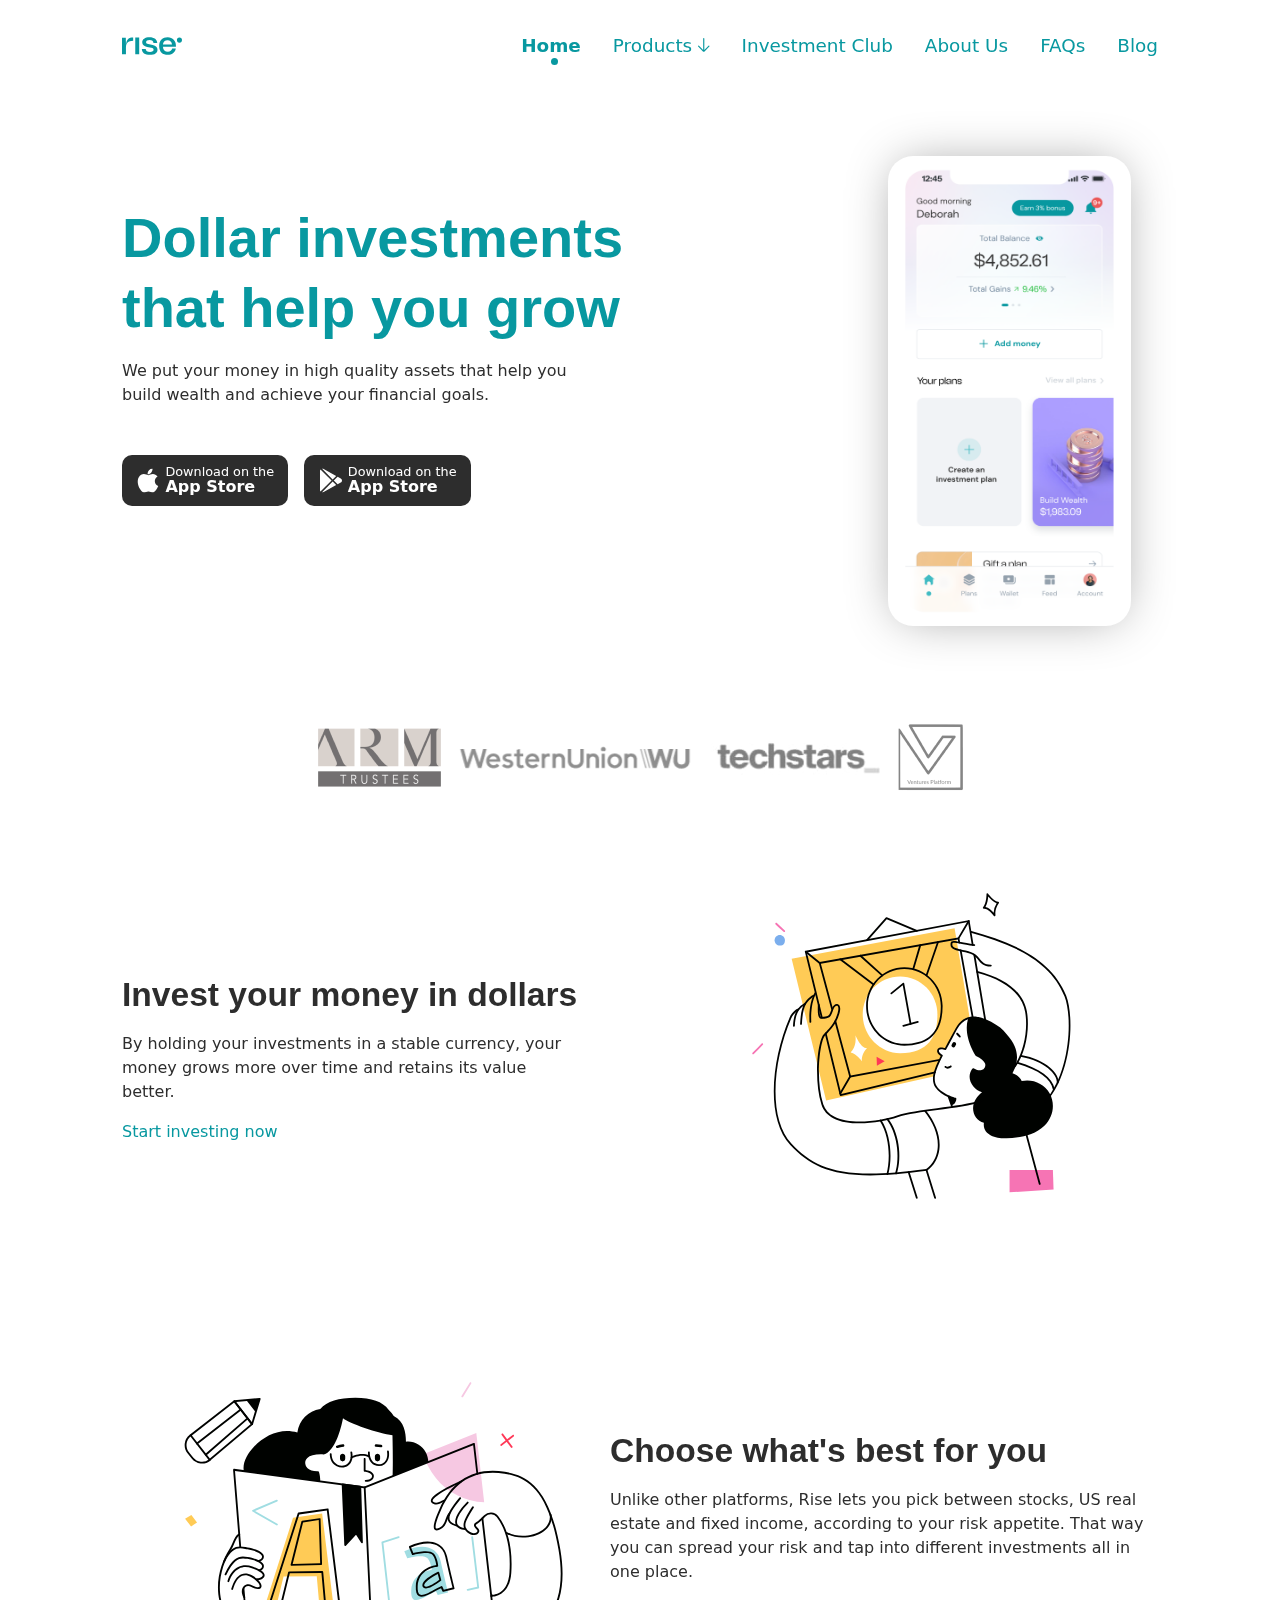
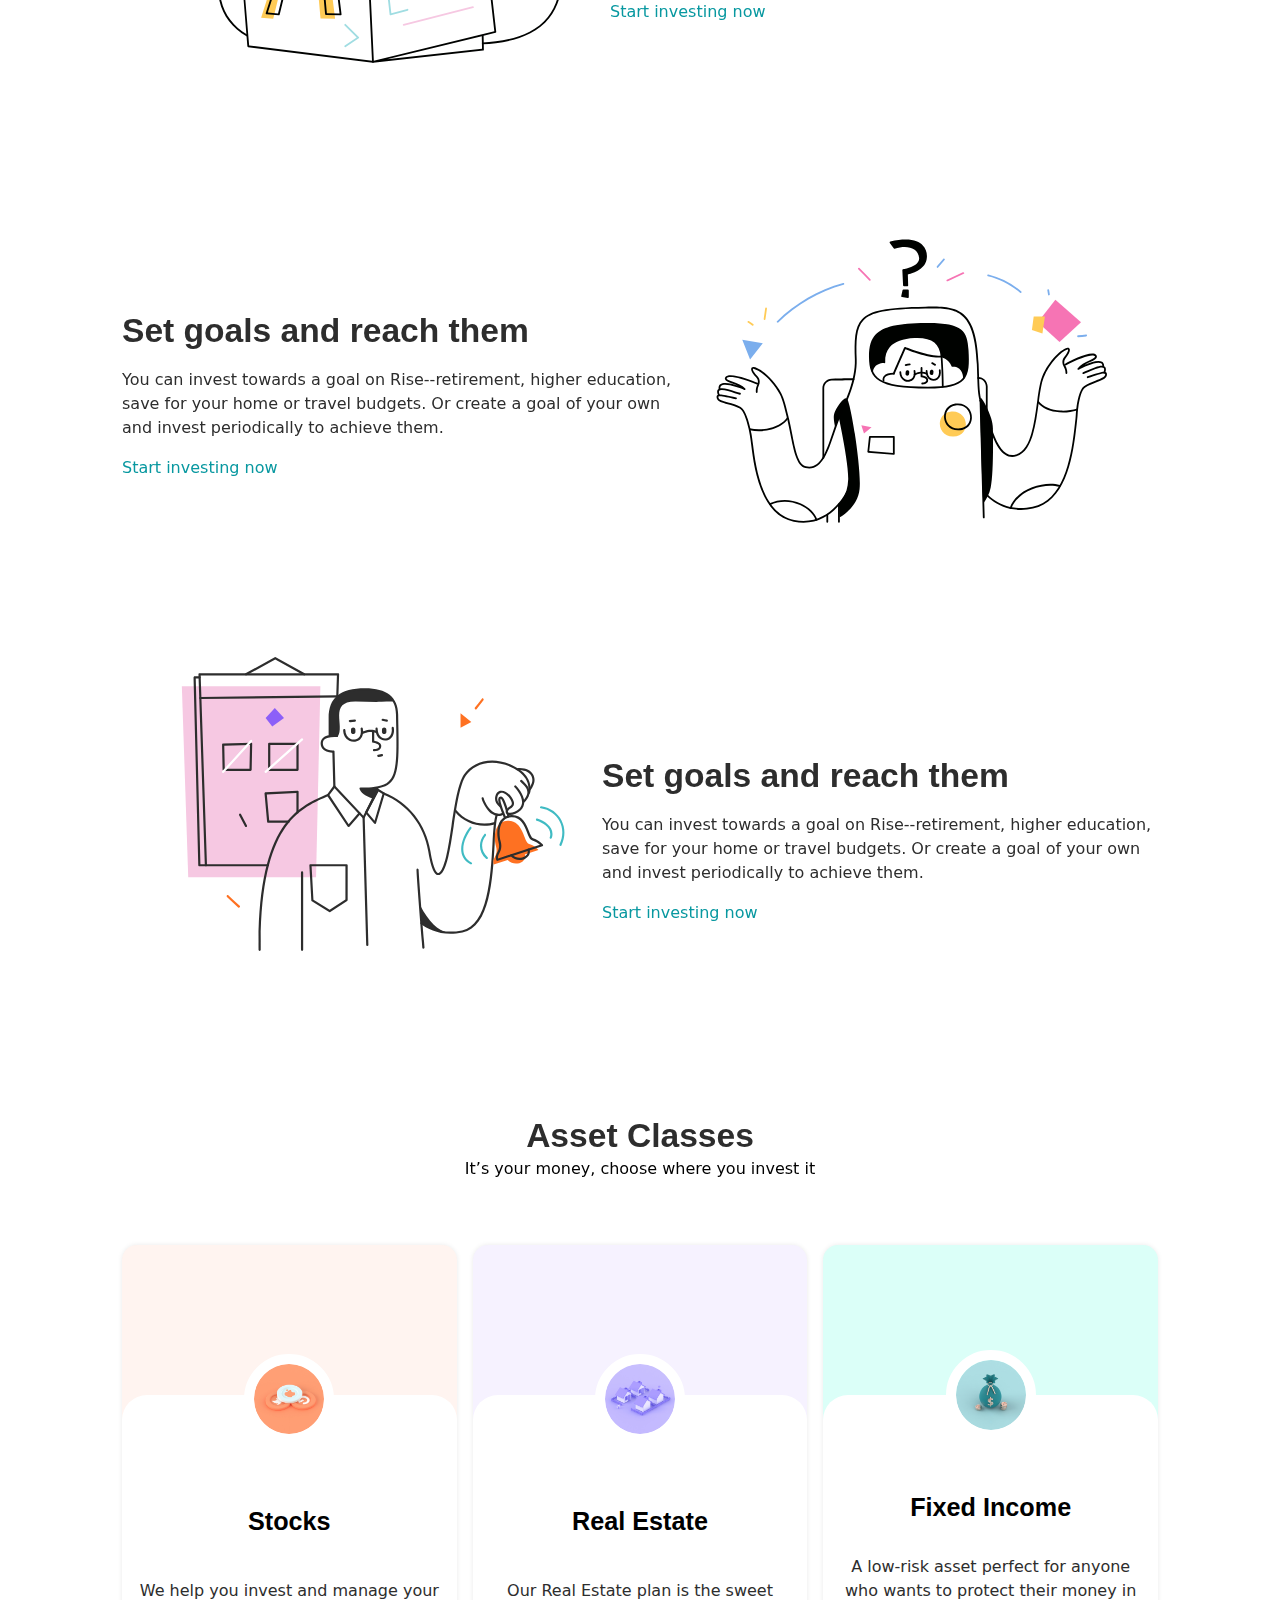
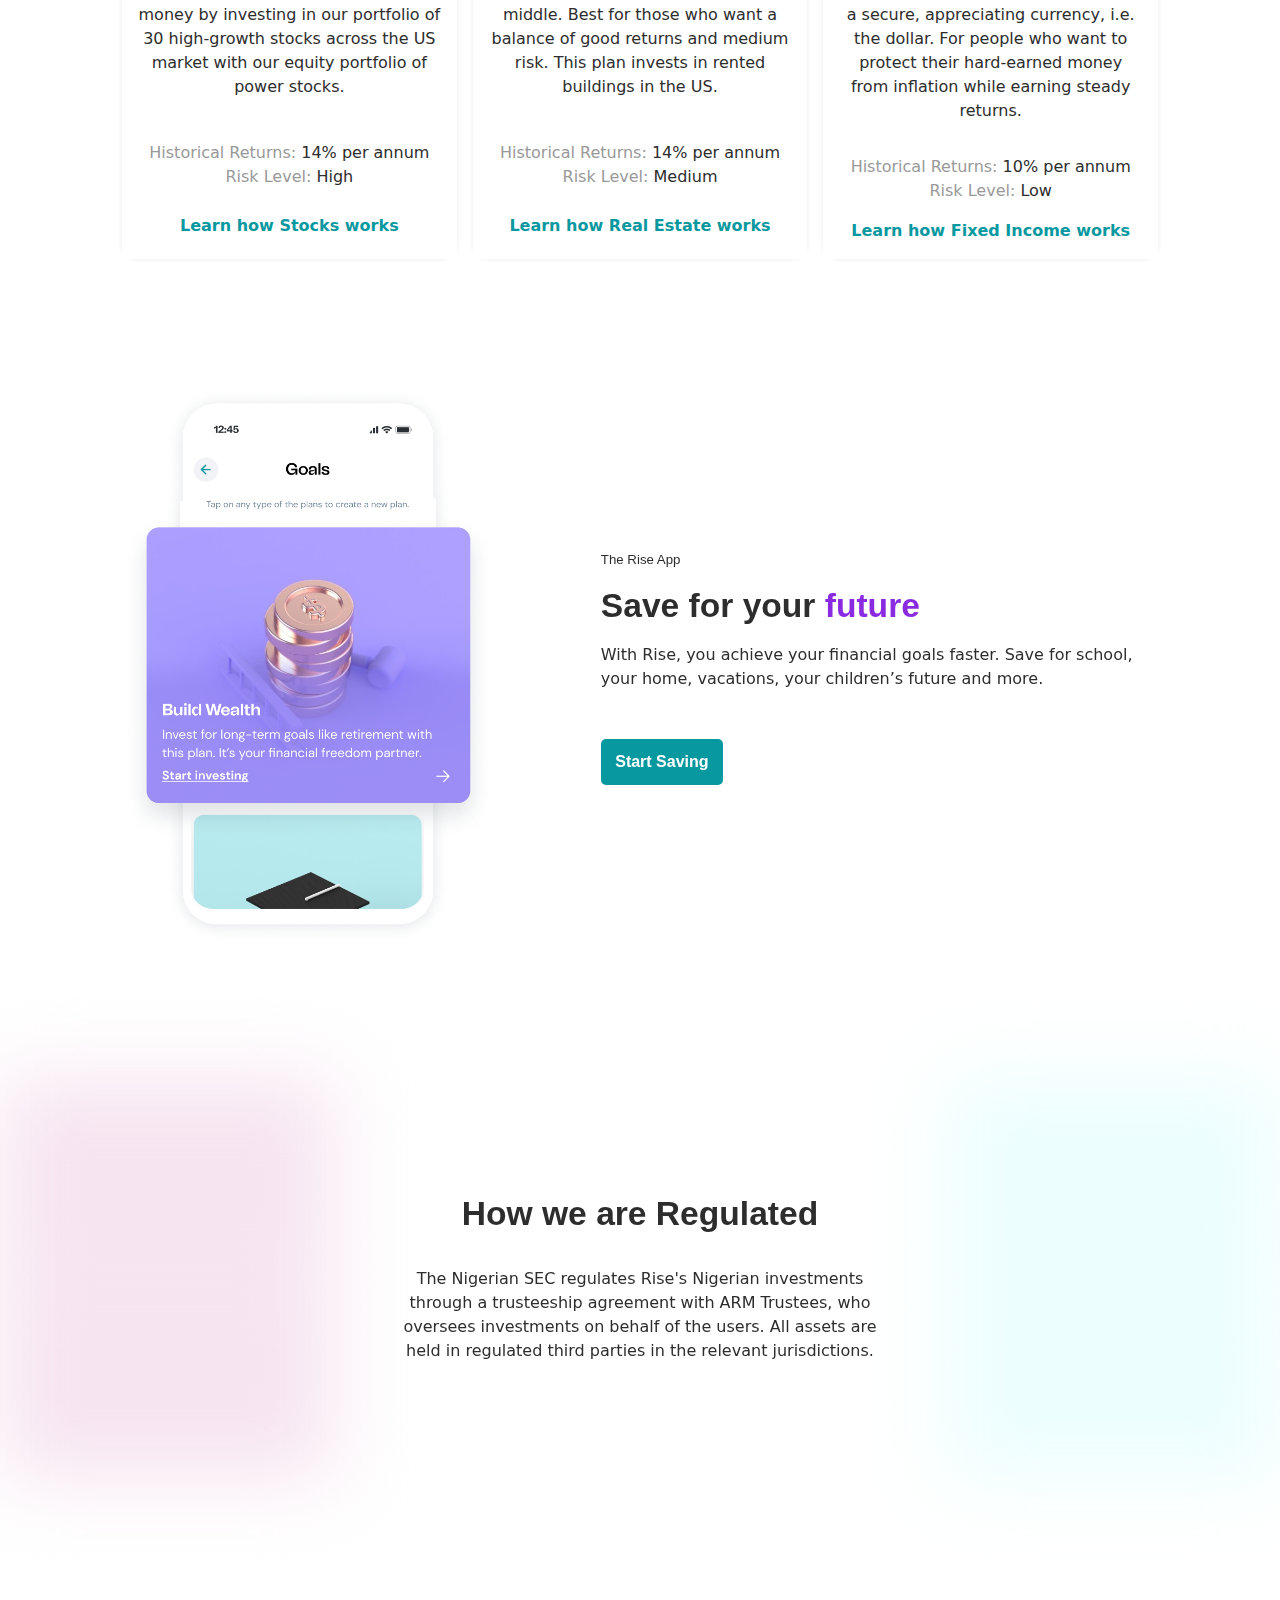
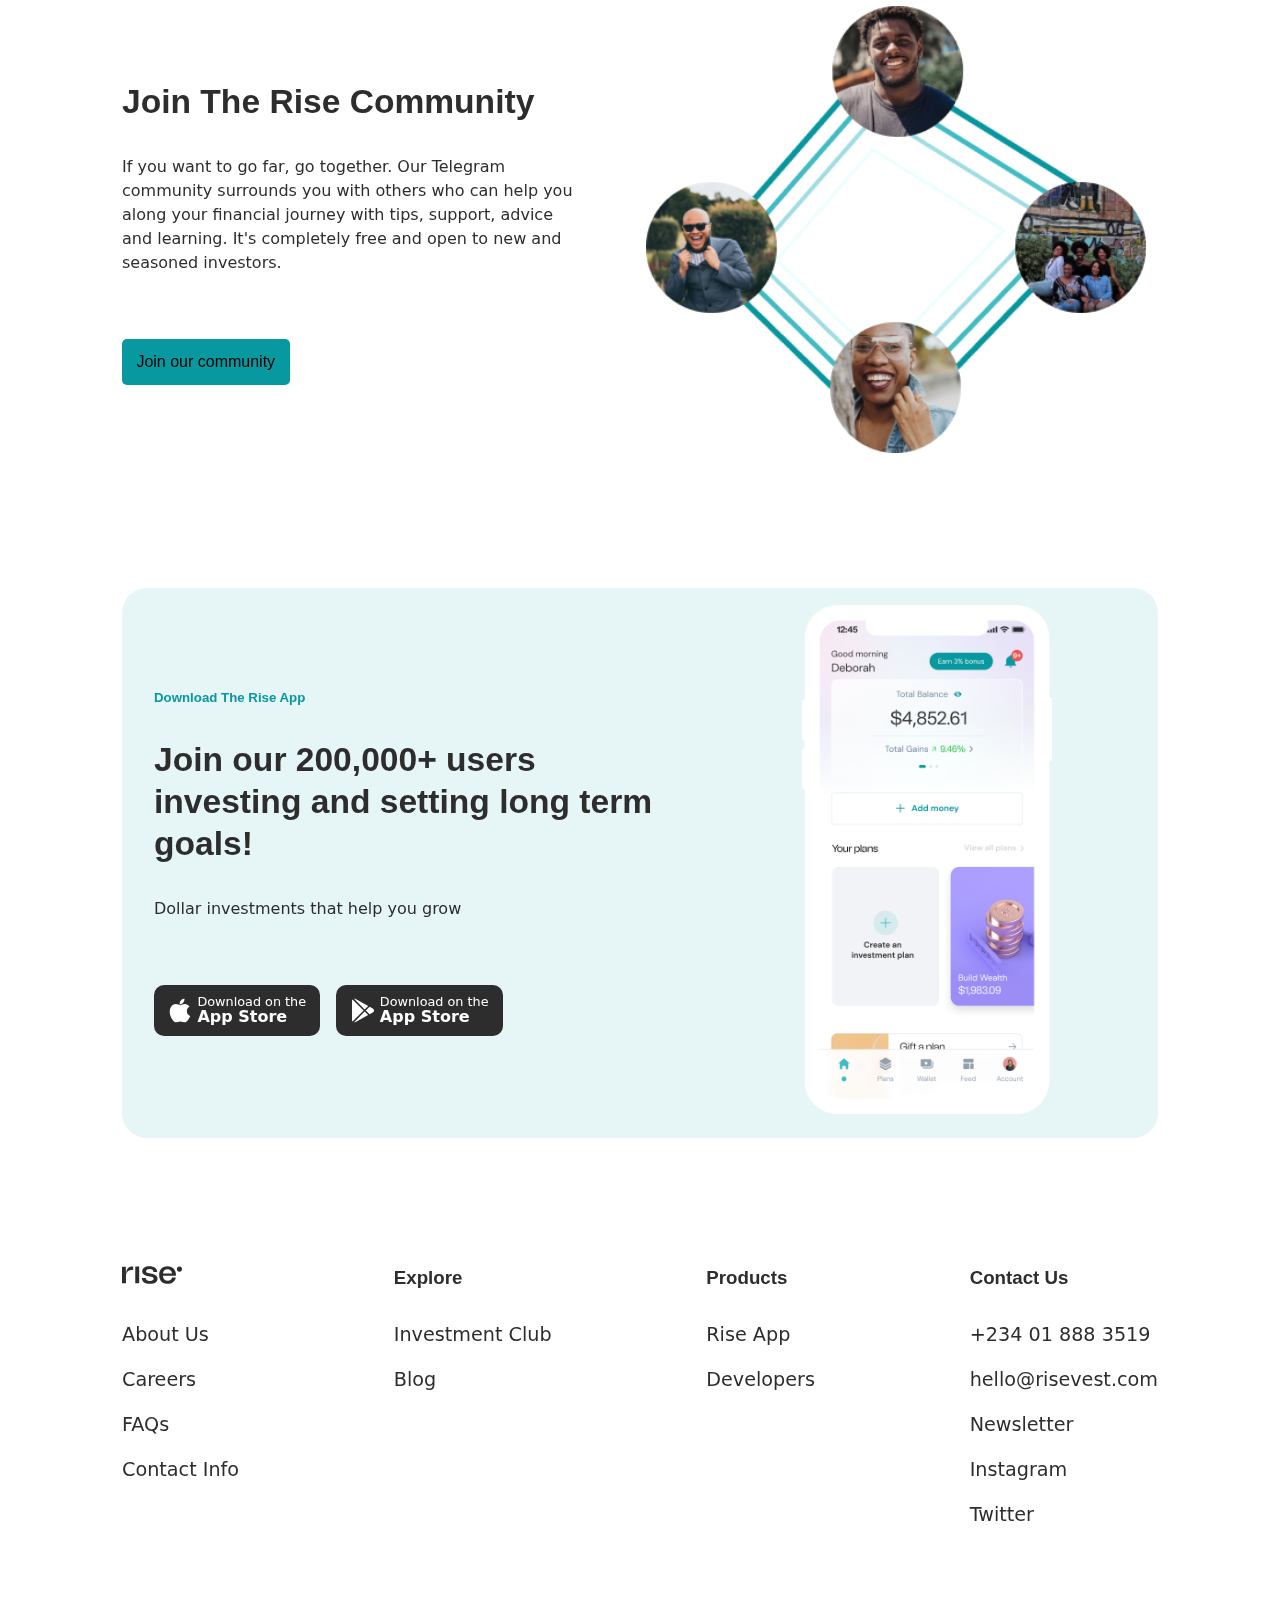
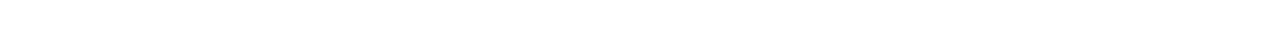
<file: risevest/index.html>
<!DOCTYPE html>
<html lang="en">
<head>
	<meta charset="UTF-8">
	<title>Rise - Dollar invesements that help you grow</title>
	<meta name="viewport" content="width=device-width, initial-scale=1.0">
	<link rel="stylesheet" href="./style.css">
	<link rel="icon" href="./favicon-32x32.png">
</head>
<body>
	<header>
	<nav>
	<div class="main-hero">
	<div class="nav-container">
		<div class="logo-container">
			<svg width="3.75rem" height="1.125rem" viewBox="0 0 60 18" fill="none"><path d="M57.45 5.653a2.55 2.55 0 100-5.1 2.55 2.55 0 000 5.1zM53.913 9.743H40.935c.096 3.228 2.1 5.036 4.94 5.036 2.324 0 3.906-1.388 4.326-3.26h3.583c-.517 4.1-4.197 6.327-7.91 6.327-5.262 0-8.717-3.034-8.717-8.91 0-5.425 3.39-8.782 8.524-8.782 5.1 0 8.232 3.713 8.232 8.297v1.292zM40.935 7.515h9.104c-.193-2.68-1.904-4.294-4.52-4.294-2.454 0-4.39 1.453-4.584 4.294zM19.83 11.906h3.874c.13 1.97 1.646 3.068 4.327 3.068 2.195 0 3.551-.807 3.551-2.163 0-1.001-.581-1.55-2.292-1.937l-4.198-.905c-3.034-.614-4.875-2.195-4.875-4.715 0-3.1 2.81-5.1 7.265-5.1 4.875 0 7.748 2.195 7.748 5.94h-3.777c0-1.905-1.42-3.067-3.842-3.067-2.195 0-3.52.807-3.52 2.13 0 .904.775 1.614 2.164 1.937l4.39.936c3.261.71 4.844 2.13 4.844 4.617 0 3.26-2.777 5.198-7.49 5.198-5.134.001-8.04-2.13-8.169-5.94zM13.262.411H17.2V17.33h-3.938V.41zM4.068 7.03C4.811 2.187 6.522.41 11.171.41v3.326c-5.198.322-7.135 1.97-7.232 7.038v6.554H0V.669h3.81l.129 6.36h.129z" fill="var(--primary-color)"></path></svg>

		</div>
			<ul class="nav-links-container">
				<li class="nav-link link-current"><a href="">Home</a></li>
				<li class="nav-link"><a href="">Products <svg width="0.625em" height="0.75em" viewBox="0 0 10 12" fill="none"><path d="M5 0a.5.5 0 00-.5.5v9.975L.862 6.655a.5.5 0 00-.724.69l4.155 4.362a1 1 0 001.423-.009l4.146-4.353a.5.5 0 00-.724-.69L5.5 10.491V.5A.5.5 0 005 0z" fill="currentColor"></path></svg></a></li>
				<li class="nav-link"><a href="">Investment Club</a></li>
				<li class="nav-link"><a href="">About Us</a></li>
				<li class="nav-link"><a href="">FAQs</a></li>
				<li class="nav-link"><a href="">Blog</a></li>
			</ul>
		</div>
		</div>
	</nav>
	</header>
	
	<header>
		<div class="main-hero">
			<div class="main-flex">
				<div class="hero-text-container">
					<h1 class="text-primary huge-header">Dollar investments that help you grow</h1>
					<p class="text-normal text-80">We put your money in high quality assets that help you build wealth and achieve your financial goals.</p>
					<div class="hero-btns-cont">
						<div class="app-store-button">
							<svg width="1.5rem" height="1.5625rem" viewBox="0 0 24 25" fill="none"><g clip-path="url(#apple-logo-clip-path)" fill="currentColor"><path d="M16.499.5c-1.28.088-2.775.907-3.646 1.974-.796.967-1.45 2.404-1.194 3.801 1.397.043 2.842-.795 3.679-1.88.783-1.009 1.376-2.437 1.161-3.895z"></path><path d="M21.555 8.552c-1.228-1.54-2.955-2.435-4.585-2.435-2.153 0-3.063 1.03-4.559 1.03-1.542 0-2.713-1.027-4.575-1.027-1.828 0-3.775 1.118-5.01 3.029-1.735 2.69-1.438 7.75 1.374 12.06 1.007 1.542 2.35 3.276 4.109 3.29 1.564.016 2.005-1.003 4.125-1.013 2.12-.012 2.521 1.027 4.083 1.01 1.76-.013 3.177-1.934 4.183-3.476.722-1.106.99-1.662 1.55-2.91-4.07-1.55-4.722-7.337-.695-9.558z"></path></g><defs><clipPath id="apple-logo-clip-path"><path fill="currentColor" transform="translate(0 .5)" d="M0 0h24v24H0z"></path></clipPath></defs></svg>
                         <div>
                         	<p class="text-sm">Download on the</p>
                         	<p class="text-bold">App Store</p>
							</div>
						</div>
						<div class="app-store-button">
						<svg width="1.5rem" height="1.5625rem" viewBox="0 0 24 25" fill="none"><g clip-path="url(#play-store-logo-clip-path)"><path d="M4.66955 0.877687C4.1228 0.52439 3.46608 0.417609 2.8501 0.563015L13.675 11.388L17.1834 7.87959L4.66955 0.877687Z" fill="currentColor"></path><path d="M1.50669 1.44287C1.20477 1.84426 1.03101 2.33711 1.03101 2.85845V22.1409C1.03101 22.6622 1.20482 23.155 1.50669 23.5564L12.5634 12.4997L1.50669 1.44287Z" fill="currentColor"></path><path d="M21.7623 10.4415L18.6092 8.67725L14.7869 12.4996L18.6094 16.3222L21.7628 14.5578C22.5183 14.1345 22.9693 13.3652 22.9693 12.4996C22.9693 11.634 22.5183 10.8648 21.7623 10.4415Z" fill="currentColor"></path><path d="M13.6751 13.6116L2.85083 24.4359C3.0283 24.4776 3.20891 24.5001 3.38952 24.5001C3.83586 24.5001 4.28066 24.3732 4.66967 24.1218L17.1837 17.12L13.6751 13.6116Z" fill="currentColor"></path></g><defs><clipPath id="play-store-logo-clip-path"><rect width="24" height="24" fill="currentColor" transform="translate(0 0.5)"></rect></clipPath></defs></svg>
							<div>
                         	<p class="text-sm">Download on the</p>
                         	<p class="text-bold">App Store</p>
                         </div>
						</div>
					</div>
				</div>
				
				<div class="hero-image-container">
					<div>
						<img class="hero-image"src="./rise-app-phone.png" alt="">
					</div>
				</div>
			</div>
		</div>
		
	</header>
	<main>
	<div class="main-hero">
		<section class="blog-features-container">
			<div class="blog-feature-container"><img src="./download.png" alt=""></div>
			<div class="blog-feature-container"><img src="./download%20(1).png" alt=""></div>
			<div class="blog-feature-container"><img src="./download%20(2).png" alt=""></div>
			<div class="blog-feature-container"><img src="./download%20(3).png" alt=""></div>
		</section>
	   </div>
	
	<div class="main-hero">
		<section class="sect-primary">
			<div class="sect-p-svg-container reverse-order">
	<svg class="mdMax:mx-auto grid mdMax:order-first mdMax:overflow-hidden w-full h-full" width="480" height="461" viewBox="0 0 480 461" fill="none" xmlns="http://www.w3.org/2000/svg"><path fill="#fff" d="M0 .5h480v460H0z"></path><path d="M374.884 344.948l-43.318.023v22.402l43.997-2.806-.679-19.619z" fill="#F674B4"></path><path d="M256.897 245.588c.996-3.864 8.754-13.547 5.271-16.744-1.425-1.311-2.828-4.278-1.448-4.83.656-.46 6.04-.437 6.583-.207 3.483-4.094 9.613-17.756 10.857-19.734 3.461-5.474 7.442-9.798 13.482-11.408l-15.065-89.539-162.933 30.613 34.473 141.818 107.423-24.012c.158-2.07.814-3.841 1.357-5.957z" fill="#FFCB56"></path><path d="M259.408 189.422c0 20.976-8.053 38.732-37.346 38.732-20.629 0-37.346-17.756-37.346-38.732s16.717-37.973 37.346-37.973c20.63 0 37.346 16.997 37.346 37.973z" fill="#fff"></path><path d="M106.903 115.132c0 2.898-1.108 5.336-5.157 5.336-2.85 0-5.158-2.438-5.158-5.336s2.307-5.244 5.158-5.244c2.85 0 5.157 2.346 5.157 5.244z" fill="#7BAEED"></path><path d="M316.592 91.373a.87.87 0 0 1-.724-.39c-1.515-2.163-6.311-7.683-9.998-7.223a.896.896 0 0 1-.905-.483.882.882 0 0 1 .113-1.012c3.552-4.232 3.416-12.972 3.416-13.04 0-.392.226-.76.611-.875a.872.872 0 0 1 .995.3c1.584 2.138 6.515 7.727 10.134 8.026a.872.872 0 0 1 .746.552.896.896 0 0 1-.158.943c-.045.046-4.094 4.945-3.37 12.19a.913.913 0 0 1-.566.943.616.616 0 0 1-.294.07zm-9.138-9.36c3.212.62 6.333 3.633 8.165 5.772a19.491 19.491 0 0 1 3.009-9.614c-3.235-1.035-6.56-4.416-8.415-6.555-.181 2.714-.792 7.13-2.759 10.396z" fill="#000200"></path><path d="M189.014 223.301c-4.275 4.14-5.542 9.43-5.09 12.972 0 0-4.908-7.153-11.219-8.74 1.606-2.346 5.836-5.819 4.795-17.204-.022 0 4.977 12.972 11.514 12.972z" fill="#fff"></path><path d="M83.65 218.517c-3.032 3.105-6.085 6.187-9.117 9.292-.814.828.453 2.116 1.267 1.288 3.031-3.105 6.085-6.187 9.116-9.292.815-.828-.452-2.116-1.267-1.288zM106.835 105.541a2662.08 2662.08 0 0 1-7.985-7.452c-.837-.782-2.126.483-1.267 1.288 2.67 2.484 5.339 4.968 7.985 7.452.86.782 2.127-.506 1.267-1.288z" fill="#F674B4"></path><path d="M198.605 231.719l.294 9.131 7.759-4.554-8.053-4.577z" fill="#FF3857"></path><path d="M226.36 220.656c-21.082 0-38.251-17.779-38.251-39.629 0-21.436 17.169-38.893 38.251-38.893 21.082 0 38.251 17.434 38.251 38.893 0 26.289-12.871 39.629-38.251 39.629zm0-76.705c-20.109 0-36.464 16.629-36.464 37.076 0 20.861 16.355 37.812 36.464 37.812 24.52 0 36.464-12.374 36.464-37.812-.023-20.447-16.377-37.076-36.464-37.076z" fill="#000200"></path><path d="M232.581 199.795a.899.899 0 0 1-.882-.736l-6.967-38.778-10.79 8.786a.89.89 0 0 1-1.267-.138.925.925 0 0 1 .136-1.288l11.966-9.752a.878.878 0 0 1 .882-.138.88.88 0 0 1 .565.69l7.239 40.273a.908.908 0 0 1-.724 1.058c-.068.023-.113.023-.158.023z" fill="#000200"></path><path d="M225.32 201.75c-.385 0-.77-.276-.86-.667a.89.89 0 0 1 .633-1.104l14.477-3.887a.874.874 0 0 1 1.086.644.89.89 0 0 1-.633 1.104l-14.477 3.887c-.068.023-.136.023-.226.023zM308.245 202.118a.902.902 0 0 1-.882-.759l-11.876-71.231a.914.914 0 0 1 .724-1.058c.475-.092.95.253 1.041.736l11.875 71.231a.913.913 0 0 1-.724 1.058c-.067.023-.113.023-.158.023zM295.578 119.755l-3.981-23.851a1.029 1.029 0 0 0-.362-.598.88.88 0 0 0-.679-.138l-162.91 30.613a.88.88 0 0 0-.588.391.871.871 0 0 0-.113.713l16.128 66.355c0 .023.022.046.022.069l1.697-.069a.724.724 0 0 0 0-.437l-15.902-65.412 161.101-30.268 3.823 22.954c.09.483.542.828 1.04.736a.897.897 0 0 0 .724-1.058zM162.639 270.911a.876.876 0 0 1-.86-.69l-14.952-61.502c-.113-.483.181-.989.656-1.104a.906.906 0 0 1 1.086.667l14.749 60.628 93.376-22.517c.475-.138.972.184 1.085.667.113.483-.181.989-.656 1.104l-94.235 22.724c-.113.023-.181.023-.249.023z" fill="#000200"></path><path d="M262.53 234.272a.832.832 0 0 0-.815-.276l-88.897 16.514-14.545-54.257a.914.914 0 0 0-1.108-.644.927.927 0 0 0-.634 1.127l14.749 55.062a.919.919 0 0 0 .859.667c.046 0 .113 0 .159-.023l89.259-16.583c.339-.529.678-1.035.973-1.587zM154.089 184.937a.92.92 0 0 1-.86-.667l-12.351-46.069a.944.944 0 0 1 .113-.736.96.96 0 0 1 .611-.414l138.73-24.564c.497-.092.95.23 1.04.736l.747 4.186a.909.909 0 0 1-.724 1.058.896.896 0 0 1-1.041-.736l-.588-3.289-136.897 24.242 12.079 45.103a.925.925 0 0 1-.633 1.127c-.068.023-.159.023-.226.023zM296.279 202.095a.899.899 0 0 1-.882-.736l-13.64-75.762a.908.908 0 0 1 .723-1.058.912.912 0 0 1 1.041.736l13.64 75.762a.908.908 0 0 1-.724 1.058c-.068-.023-.113 0-.158 0z" fill="#000200"></path><path d="M141.738 138.868a.905.905 0 0 1-.566-.207l-13.934-11.27a.926.926 0 0 1-.135-1.288.887.887 0 0 1 1.266-.138l13.934 11.27a.925.925 0 0 1 .136 1.288.873.873 0 0 1-.701.345zM280.468 114.281a.807.807 0 0 1-.453-.138.89.89 0 0 1-.294-1.242l10.27-17.32a.879.879 0 0 1 1.221-.321c.43.253.566.828.294 1.242l-10.269 17.319a.861.861 0 0 1-.769.46zM162.277 269.393a.804.804 0 0 1-.452-.138.91.91 0 0 1-.317-1.242l9.908-16.928a.879.879 0 0 1 1.221-.322.91.91 0 0 1 .317 1.242l-9.908 16.928a.88.88 0 0 1-.769.46zM204.215 151.334a.828.828 0 0 1-.588-.23l-21.783-19.688c-.362-.345-.408-.92-.068-1.288.339-.368.882-.414 1.266-.069l21.784 19.688c.362.345.407.92.067 1.288a.884.884 0 0 1-.678.299zM195.619 160.35c-.181 0-.362-.069-.543-.184l-33.342-25.116a.902.902 0 0 1-.181-1.265c.294-.391.86-.483 1.244-.184l33.343 25.116a.901.901 0 0 1 .18 1.265.862.862 0 0 1-.701.368zM235.272 145.032c-.09 0-.158-.023-.248-.046a.912.912 0 0 1-.611-1.127l6.99-23.989a.892.892 0 0 1 1.108-.621.913.913 0 0 1 .611 1.127l-6.99 23.989c-.136.414-.475.667-.86.667zM248.505 151.334c-.09 0-.203-.023-.294-.046-.475-.161-.701-.69-.543-1.15l11.514-33.419c.158-.483.679-.736 1.131-.552.475.161.701.69.543 1.15l-11.514 33.419a.9.9 0 0 1-.837.598zM188.991 116.075a.831.831 0 0 1-.588-.23.945.945 0 0 1-.068-1.288l19.476-21.965a.901.901 0 0 1 .996-.23l30.288 12.604c.453.184.679.713.498 1.196a.913.913 0 0 1-1.176.506l-29.701-12.374-19.046 21.482a.886.886 0 0 1-.679.299zM272.324 240.62c-1.153.874-2.918 1.748-4.184.621-.905-.805-2.24.552-1.335 1.357 1.945 1.725 4.547 1.104 6.469-.322.973-.713.023-2.369-.95-1.656zM277.911 219.782l-.882 1.702c-1.131 2.185-4.479.391-3.348-1.794l.883-1.702c1.131-2.185 4.478-.391 3.347 1.794zM279.902 208.098c.837.805 1.538 1.794 2.42 2.53.928.782-.09 2.392-1.017 1.61-1.018-.851-1.833-1.909-2.805-2.852-.86-.851.52-2.139 1.402-1.288z" fill="#000200"></path><path d="M371.717 268.473c-5.451-10.12-17.169-14.812-28.026-12.512-1.719-4.071-5.203-6.647-9.207-7.774 5.429-9.936 8.596-23.23-6.062-39.123-3.189-4.393-8.301-8.441-15.336-12.213-16.671-8.947-28.298-6.762-35.537 6.693-1.719 3.174-3.234 5.98-4.659 8.579-2.127 3.887-3.981 7.291-5.904 10.948-1.674-.552-5.452-1.495-7.103.69-.679.897-.905 1.955-.679 3.036.34 1.541 1.606 3.082 3.461 4.255-7.193 14.26-10.133 23.529-5.383 31.188 2.759 4.439 8.053 7.613 12.509 9.637l3.393 9.959a.898.898 0 0 0 .837.598c.09 0 .203-.023.294-.046.475-.161.701-.69.543-1.173l-.408-1.173c3.846-1.748 3.891-6.118 3.891-6.325 0-.414-.271-.782-.656-.874-.136-.046-14.092-3.841-18.888-11.592-3.89-6.279-2.42-13.892 5.859-30.153 0-.023.023-.046.023-.069.022-.046.022-.069.045-.115v-.069c0-.046.022-.069.022-.115v-.069-.115c0-.023 0-.046-.022-.069 0-.046-.023-.069-.023-.115 0-.023-.022-.046-.022-.069-.023-.023-.023-.069-.046-.092-.022-.023-.022-.046-.045-.069-.023-.023-.045-.046-.045-.092a3.307 3.307 0 0 1-.045-.046l-.068-.069c-.023-.023-.046-.023-.068-.046-.023-.023-.045-.046-.091-.046-1.764-.943-3.053-2.323-3.325-3.496-.113-.552 0-1.058.34-1.541.927-1.242 4.297-.414 5.768.184h.045c.045.023.068.023.113.023H267.438c.045 0 .091 0 .113-.023h.046c.045 0 .067-.023.113-.046.022 0 .045-.023.045-.023.022-.023.068-.023.09-.046.023-.023.046-.023.046-.046a.305.305 0 0 1 .09-.069c.023-.023.045-.023.045-.046l.068-.069c.023-.023.023-.046.045-.069 0-.023.023-.023.023-.046 2.036-3.91 4.004-7.475 6.243-11.615 1.425-2.622 2.963-5.405 4.66-8.579 2.85-5.267 6.447-8.648 10.835-10.166-4.931 17.411 7.6 36.524 8.053 36.731 5.089 2.392 8.234 5.06 9.116 7.728.43 1.288.339 2.553-.294 3.772a5.238 5.238 0 0 1-3.212 2.622c-2.104.621-4.705.046-7.556-1.61-.294-.184-1.063-.598-1.764.391-6.673 9.407.226 20.378 9.772 23.575-4.931 3.933-8.867 9.246-8.935 15.778-.068 6.831 4.162 13.317 10.813 14.651-1.629 12.512 13.029 15.847 22.552 15.41 13.323-.621 27.89-2.806 37.934-12.581 8.663-8.28 11.174-21.344 5.338-32.154zM238.756 373.744c-.385 0-.724-.253-.86-.644l-8.052-25.668a.915.915 0 0 1 .588-1.15.914.914 0 0 1 1.131.598l8.053 25.668a.917.917 0 0 1-.86 1.196zM257.078 373.744c-.384 0-.723-.253-.859-.644l-8.596-27.899a.916.916 0 0 1 .588-1.15c.475-.161.973.115 1.131.598l8.596 27.899a.916.916 0 0 1-.588 1.15c-.091.046-.181.046-.272.046z" fill="#000200"></path><path d="M361.719 359.806a.919.919 0 0 1-.859-.667l-13.663-50.761a.925.925 0 0 1 .633-1.127.926.926 0 0 1 1.109.644l13.662 50.761a.925.925 0 0 1-.633 1.127c-.09 0-.158.023-.249.023zM181.437 298.35c-9.478 0-18.685-1.357-25.72-4.945-6.175-3.151-10.292-7.751-12.214-13.685-8.076-24.794-3.688-63.779 2.058-70.196a89.604 89.604 0 0 1 2.42-2.622c4.457-4.784 8.664-9.292 11.537-18.377 1.47-4.669.882-7.245-.294-7.682-1.018-.368-2.715.736-3.597 2.99-.339.874-.633 1.656-.905 2.392-1.719 4.577-2.511 6.67-6.899 7.153-.566.069-4.818.92-6.085-.184-1.696-1.495-2.239-5.382-1.855-13.363.023-.506.453-.897.928-.874.497.023.882.46.859.943-.339 6.969.068 10.879 1.244 11.891.566.506 4.095-.161 4.728-.23 3.303-.368 3.755-1.564 5.429-5.98.271-.736.565-1.518.927-2.415 1.222-3.082 3.733-4.807 5.859-4.025.95.345 3.868 2.093 1.402 9.959-3.008 9.476-7.555 14.352-11.943 19.09-.792.851-1.606 1.702-2.398 2.599-4.773 5.336-9.84 43.332-1.674 68.379 1.787 5.451 5.587 9.706 11.333 12.627 17.056 8.694 47.321 3.841 62.364-1.265 9.726-3.289 24.543-5.244 40.218-7.291 16.558-2.185 33.705-4.416 44.788-8.418a.888.888 0 0 1 1.131.552.925.925 0 0 1-.542 1.173c-11.265 4.048-28.502 6.302-45.15 8.51-15.586 2.047-30.311 3.979-39.88 7.222-9.229 3.059-23.954 6.072-38.069 6.072z" fill="#000200"></path>
			<path d="M248.008 285.539c-.724.092-1.448.138-2.172.138.023.023.023.046.045.069 10.36 12.765 15.224 26.427 13.663 38.456-1.063 8.165-5.09 15.226-11.378 19.849-82.926 11.523-110.386.552-134.567-25.231-24.25-25.829-18.323-83.881-.43-125.396 2.307-5.359 6.944-7.958 6.989-7.981.43-.23 1.539-1.633 1.312-2.07-.226-.437-1.719.23-2.148.46-.204.115-5.226 2.898-7.782 8.855-18.119 42.044-24 100.993.769 127.374 18.051 19.205 37.799 30.36 80.03 30.36 15.427 0 33.863-1.495 56.302-4.623.136-.023.271-.069.407-.161 6.809-4.922 11.175-12.466 12.306-21.229 1.538-12.19-3.19-25.967-13.346-38.87z" fill="#000200"></path><path d="M218.036 349.318c-.091 0-.181-.023-.272-.046a.936.936 0 0 1-.588-1.15c5.293-16.79 1.516-40.756-8.437-53.475a.925.925 0 0 1 .136-1.288.89.89 0 0 1 1.266.138c10.451 13.363 14.296 37.582 8.754 55.154-.135.414-.497.667-.859.667z" fill="#000200"></path><path d="M209.44 349.939c-.068 0-.158 0-.226-.023a.9.9 0 0 1-.633-1.104c3.732-14.306 3.257-36.938-6.696-52.831-.271-.414-.136-.989.272-1.265a.898.898 0 0 1 1.244.276c10.224 16.33 10.744 39.583 6.899 54.257a.888.888 0 0 1-.86.69zM132.396 197.863a.895.895 0 0 1-.882-.851c-.046-.713-1.244-17.457 4.592-28.359.226-.437 1.244-2.277 1.673-2.047.43.253.136 2.461-.113 2.921-5.587 10.419-4.388 27.163-4.388 27.347.045.506-.339.943-.814.966-.023.023-.046.023-.068.023z" fill="#000200"></path><path d="M123.031 199.795h-.045a.912.912 0 0 1-.86-.943c.905-19.113 5.18-23.299 12.102-28.497.385-.299 2.307-1.265 2.602-.874.294.414-1.131 2.024-1.539 2.323-6.695 5.037-10.518 8.786-11.378 27.14a.88.88 0 0 1-.882.851z" fill="#000200"></path><path d="M115.906 201.75h-.045a.886.886 0 0 1-.837-.966c.633-11.891 3.777-18.078 11.581-22.816a.88.88 0 0 1 1.222.322.91.91 0 0 1-.317 1.242c-7.306 4.416-10.111 10.028-10.699 21.367-.045.483-.43.851-.905.851zM312.52 141.49c-6.831 0-9.591-3.335-12.282-6.578-1.539-1.863-3.145-3.772-5.565-5.175-2.669-1.518-6.537-2.3-10.292-3.059-5.949-1.196-11.559-2.323-11.808-6.486-.09-1.38-.045-2.76.882-3.588 1.358-1.219 3.71-.759 9.456.345 3.234.621 7.69 1.472 13.504 2.3a.91.91 0 0 1 .769 1.035c-.068.506-.52.828-1.018.782-5.859-.828-10.315-1.679-13.572-2.3-4.366-.828-7.239-1.38-7.94-.759-.271.253-.362.943-.294 2.116.181 2.783 5.135 3.772 10.383 4.83 3.89.782 7.917 1.587 10.835 3.266 2.714 1.541 4.411 3.588 6.062 5.589 2.669 3.22 4.999 6.003 11.174 5.911h.023c.498 0 .882.391.905.897 0 .506-.385.92-.882.92-.136-.046-.249-.046-.34-.046z" fill="#000200"></path><path d="M367.533 277.627a.832.832 0 0 1-.589-.23.921.921 0 0 1-.067-1.288c25.99-29.785 27.528-84.709 19.702-104.696-14.636-37.398-55.578-53.153-93.693-63.618a.915.915 0 0 1-.633-1.127c.135-.483.633-.782 1.085-.644 38.545 10.603 79.963 26.588 94.892 64.722 7.962 20.355 6.402 76.268-20.019 106.582a.973.973 0 0 1-.678.299z" fill="#000200"></path><path d="M335.005 244.576a.828.828 0 0 1-.588-.23.943.943 0 0 1-.091-1.288c10.519-12.167 16.174-36.754 12.849-55.982-3.167-18.308-19.838-31.924-48.204-39.353a.89.89 0 0 1-.633-1.104c.135-.483.61-.782 1.085-.644 29.113 7.613 46.236 21.712 49.516 40.802 3.393 19.711-2.42 44.965-13.278 57.477-.158.23-.407.322-.656.322z" fill="#000200"></path><path d="M379.725 258.606h-.068a.901.901 0 0 1-.814-.989c.656-7.866-11.876-21.597-36.238-25.806a.897.897 0 0 1-.724-1.058c.091-.506.543-.828 1.041-.736 25.719 4.462 38.432 18.975 37.708 27.761a.915.915 0 0 1-.905.828z" fill="#000200"></path><path d="M375.766 265.115a.9.9 0 0 1-.882-.736c-1.99-10.557-13.911-19.159-35.423-25.553a.913.913 0 0 1-.611-1.127.894.894 0 0 1 1.109-.621c22.213 6.601 34.541 15.663 36.69 26.956.09.483-.227.966-.702 1.058-.067.023-.135.023-.181.023z" fill="#000200"></path></svg>

			</div>
			<div class="sect-p-text-container">
	<h2 class="header-big">Invest your money in dollars</h2>
<p class="text-normal text-80">By holding your investments in a stable currency, your money grows more over time and retains its value better.</p>
<a href="" class="text-primary">Start investing now</a>
			</div>
		</section>
		
		
		<section class="sect-primary">
			<div class="sect-p-svg-container">
				<svg class="mdMax:mx-auto grid md:order-first mdMax:order-first mdMax:overflow-hidden w-full h-full" width="488" height="461" viewBox="0 0 488 461" fill="none" xmlns="http://www.w3.org/2000/svg"><path fill="#fff" d="M0 .5h488v460H0z"></path><path d="M354.295 139.995l-53.216 21.183c5.611 17.365 17.202 32.453 34.082 41.17a62.884 62.884 0 0 0 27.022 6.992l-7.888-69.345z" fill="#F6C8E2"></path><path d="M63.058 225.808l6.302-3.772 5.68 7.567-6.002 3.772-5.98-7.567zM139.11 324.662l31.943-99.843 29.069-4.209 12.97 105.087-14.58-.299-3.772-42.113-33.185.299-10.325 42.113-12.12-1.035z" fill="#FFCB56"></path><path d="M282.29 258.192l2.921 7.176s16.558-4.692 20.559.23c3.404 4.209 3.979 11.454 3.979 11.454s-19.709 1.748-20.537 20.401c-.827 18.653 14.006 5.359 24.768.805l1.748 3.749 10.372-2.484s-4.554-18.239-7.474-31.51c-2.898-13.271-16.42-18.952-36.336-9.821z" fill="#A0DDE2"></path><path d="M390.492 153.565c-3.081-4.186-6.186-8.395-9.268-12.581-.69-.943-2.299-.023-1.587.943 3.082 4.186 6.187 8.395 9.268 12.581.69.943 2.3.023 1.587-.943z" fill="#FF3857"></path><path d="M390.722 141.973l-11.981 9.177c-.92.713-.023 2.323.942 1.587 4.002-3.059 7.981-6.118 11.982-9.177.92-.713 0-2.323-.943-1.587z" fill="#FF3857"></path><path d="M347.694 89.671l-8.21 13.294c-.621 1.012.966 1.932 1.587.943 2.737-4.439 5.473-8.855 8.21-13.294.644-1.035-.966-1.955-1.587-.943z" fill="#F6C8E2"></path><path d="M87.734 167.848h-.092a.995.995 0 0 1-.644-.345L67.865 142.87c-.161-.184-.207-.437-.184-.69.023-.253.16-.46.345-.621l43.74-34.017a.821.821 0 0 1 .69-.184c.253.023.46.161.621.345l17.754 22.839a.908.908 0 0 1-.138 1.265l-42.36 35.811a.969.969 0 0 1-.599.23zm-17.846-25.392l17.984 23.138 40.935-34.615-16.65-21.413-42.269 32.89z" fill="#000200"></path><path d="M138.374 105.265c-.184-.23-.506-.345-.805-.345l-25.343 2.438c-.345.023-.621.253-.759.552a.936.936 0 0 0 .115.943l17.754 22.839c.184.23.437.368.736.368.046 0 .115 0 .161-.023.345-.069.621-.299.713-.644l7.612-25.254a.924.924 0 0 0-.184-.874zm-8.67 23.874l-15.638-20.102 10.924-1.035 7.98 10.258-3.266 10.879z" fill="#000200"></path><path d="M83.733 162.696a.932.932 0 0 1-.69-.322.919.919 0 0 1 .092-1.311l40.682-35.42a.919.919 0 0 1 1.311.092.92.92 0 0 1-.092 1.311l-40.683 35.42a.948.948 0 0 1-.62.23zM75.04 151.518a.893.893 0 0 1-.736-.368c-.322-.391-.23-.989.16-1.288l43.741-34.017a.913.913 0 0 1 1.288.161c.322.391.23.989-.161 1.288l-43.74 34.017a.869.869 0 0 1-.552.207z" fill="#000200"></path><path d="M80.03 170.608c-.483 0-.966-.023-1.449-.069-3.541-.391-6.692-2.116-8.9-4.922l-4.185-5.29c-2.185-2.76-3.174-6.233-2.737-9.729a12.941 12.941 0 0 1 4.99-8.809l.277-.207c.413-.322.989-.253 1.287.161.322.391.23.989-.16 1.288l-.277.207a11.257 11.257 0 0 0-4.277 7.567c-.368 3.013.483 5.98 2.369 8.372l4.185 5.29c1.886 2.392 4.6 3.887 7.635 4.232a11.253 11.253 0 0 0 8.371-2.484.924.924 0 0 1 1.311.138.915.915 0 0 1-.138 1.288c-2.392 1.932-5.29 2.967-8.302 2.967zM250.968 369.719h-.115l-124.69-15.571a.91.91 0 0 1-.805-.851l-4.554-56.35c-.046-.506.345-.943.851-.989.506-.046.552-2.53.598-2.024l4.898 58.466 122.851 15.341-8.21-172.592-128.784-17.273 6.14 75.785c.046.506-.345.943-.85.989a.94.94 0 0 1-.989-.851l-6.233-76.935a.953.953 0 0 1 .276-.736c.207-.184.483-.276.759-.253l130.67 17.526a.954.954 0 0 1 .805.874l8.302 174.455a.85.85 0 0 1-.299.713.821.821 0 0 1-.621.276z" fill="#000200"></path><path d="M250.968 369.719a.913.913 0 0 1-.897-.759.907.907 0 0 1 .69-1.058l121.563-29.647-12.832-112.861a.895.895 0 0 1 .805-1.012c.529-.046.966.299 1.012.805l12.924 113.666a.954.954 0 0 1-.69 1.012l-11.935 2.921.276 13.892a.945.945 0 0 1-.828.943l-109.973 12.121c-.046-.023-.069-.023-.115-.023zm108.8-26.519l-94.726 23.115 95.002-10.465-.276-12.65zM156.749 322.362h-.069l-12.12-1.035a.956.956 0 0 1-.69-.414.906.906 0 0 1-.115-.805l31.966-99.843a.955.955 0 0 1 .736-.644l29.069-4.209c.253-.023.506.023.69.184a.857.857 0 0 1 .345.621l12.993 105.087a.95.95 0 0 1-.23.736.922.922 0 0 1-.713.299l-14.603-.299c-.46 0-.851-.368-.897-.851l-3.679-41.262-31.622.276-10.164 41.423c-.115.46-.483.736-.897.736zm48.133-2.116l12.694.253-12.74-103.109-27.551 4.002-31.437 98.187 10.188.874 10.165-41.354c.092-.414.46-.69.897-.713l33.184-.299c.483 0 .874.368.92.851l3.68 41.308z" fill="#000200"></path><path d="M299.676 303.801c-1.058 0-2.024-.23-2.874-.759-2.254-1.38-3.22-4.623-2.99-9.867.759-16.859 16.42-20.493 20.444-21.16-.276-2.001-1.149-6.992-3.656-10.074-2.967-3.657-15.155-1.196-19.594.069a.905.905 0 0 1-1.104-.552l-2.92-7.176a.942.942 0 0 1 .46-1.196c11.038-5.06 20.996-5.911 28.079-2.392 4.945 2.484 8.256 6.923 9.567 12.857 2.875 13.11 7.405 31.303 7.451 31.487.069.23.023.483-.115.713-.138.207-.345.368-.575.414l-10.371 2.484a.943.943 0 0 1-1.058-.506l-1.38-2.944c-2.093.943-4.347 2.208-6.531 3.404-4.761 2.668-9.314 5.198-12.833 5.198zm4.094-45.655c3.449 0 6.646.644 8.256 2.622 3.541 4.37 4.139 11.661 4.162 11.96a.923.923 0 0 1-.828.989c-.782.069-18.903 1.909-19.685 19.527-.207 4.462.506 7.222 2.115 8.234 2.737 1.702 8.394-1.426 13.868-4.462 2.506-1.403 5.128-2.829 7.52-3.864.46-.184.989 0 1.196.46l1.448 3.082 8.739-2.093c-.965-3.841-4.737-19.182-7.244-30.636-1.173-5.359-4.139-9.384-8.578-11.592-6.37-3.174-15.477-2.461-25.665 2.047l2.277 5.589c2.093-.575 7.52-1.863 12.419-1.863z" fill="#000200"></path><path d="M268.538 322.362a.895.895 0 0 1-.529-.161.886.886 0 0 1-.391-.667l-8.141-72.105a.924.924 0 0 1 .644-.989l16.305-5.198a.904.904 0 0 1 1.15.598.904.904 0 0 1-.598 1.15l-15.569 4.968 7.934 70.288 15.891-4.37c.483-.138.989.161 1.127.644s-.161.989-.644 1.127l-16.926 4.669c-.092.046-.184.046-.253.046zM345.671 297.752a.91.91 0 0 1-.897-.736.922.922 0 0 1 .713-1.104l9.704-2.093-5.91-49.588a.929.929 0 0 1 .805-1.035.929.929 0 0 1 1.035.805l6.025 50.439c.046.483-.253.92-.713 1.012l-10.532 2.254c-.092.046-.161.046-.23.046z" fill="#A0DDE2"></path><path d="M281.692 332.758a.932.932 0 0 1-.897-.69.938.938 0 0 1 .667-1.127l69.245-17.687c.506-.138.989.161 1.127.667a.938.938 0 0 1-.667 1.127l-69.245 17.687c-.069 0-.138.023-.23.023z" fill="#F6C8E2"></path><path d="M223.234 354.217a.866.866 0 0 1-.759-.414c-.276-.414-.161-.989.253-1.288l11.981-8.027-12.119-12.006a.916.916 0 0 1 0-1.311.916.916 0 0 1 1.311 0l12.924 12.788c.207.184.299.46.276.736a.873.873 0 0 1-.414.667l-12.924 8.648a.81.81 0 0 1-.529.207z" fill="#A0DDE2"></path><path d="M239.194 193.723a.936.936 0 0 0-.805-.897l-17.639-2.369a.849.849 0 0 0-.736.23.879.879 0 0 0-.299.713l2.599 60.674c.023.368.253.69.598.828a.812.812 0 0 0 .322.069c.253 0 .506-.092.667-.299l10.141-10.81 5.106 7.958a.95.95 0 0 0 1.058.391.9.9 0 0 0 .643-.92l-1.655-55.568zM304 295.475c-.92 0-1.748-.207-2.392-.713-.943-.736-1.357-1.725-1.242-2.875.437-4.094 8.141-9.522 15.569-13.087a.93.93 0 0 1 1.288.598l1.978 7.475a.925.925 0 0 1-.322.966c-1.817 1.449-9.912 7.636-14.879 7.636zm11.751-14.513c-7.497 3.749-13.246 8.441-13.522 11.132-.046.506.115.874.552 1.219 2.116 1.633 9.59-2.714 14.511-6.532l-1.541-5.819zM169.489 272.797c-.276 0-.552-.115-.713-.345-.184-.23-.253-.529-.184-.805l10.809-43.102c.092-.368.391-.621.759-.69l17.317-2.714a.877.877 0 0 1 .736.207c.207.161.322.414.345.69l1.495 44.965c0 .253-.092.483-.253.667-.161.184-.391.276-.644.299l-29.621.828h-.046zm11.568-43.217l-10.372 41.331 27.482-.782-1.426-43.01-15.684 2.461zM242.689 195.264a.926.926 0 0 1-.851-.575.925.925 0 0 1 .506-1.196l109.26-43.47a.832.832 0 0 1 .805.069.845.845 0 0 1 .437.69l3.403 29.877a.895.895 0 0 1-.805 1.012c-.506.046-.965-.299-1.011-.805l-3.266-28.681-108.133 43.033c-.115.023-.23.046-.345.046z" fill="#000200"></path><path d="M154.886 232.409c-.161 0-.322-.046-.46-.115l-23.871-13.708a.934.934 0 0 1-.46-.851.941.941 0 0 1 .552-.805l23.871-10.166c.46-.207 1.012.023 1.219.483.207.46-.023 1.012-.483 1.219l-22.169 9.43 22.261 12.788a.936.936 0 0 1 .345 1.265.935.935 0 0 1-.805.46z" fill="#A0DDE2"></path><path d="M243.701 188.732a.923.923 0 0 1-.92-.92c0-.506.414-.92.92-.92 2.576 0 4.646-.69 5.657-1.886.598-.69.805-1.564.621-2.599-.414-2.461-5.634-3.565-7.428-3.749a.924.924 0 0 1-.828-.92v-11.937c0-.506.414-.92.92-.92s.92.414.92.92v11.109c2.185.345 7.612 1.564 8.21 5.175.253 1.564-.092 2.99-1.035 4.094-1.334 1.633-3.909 2.553-7.037 2.553zM252.877 163.248v2.622c0 3.358 5.22 3.358 5.22 0v-2.599c0-3.358-5.22-3.381-5.22-.023zM218.013 163.248v2.622c0 3.358 5.221 3.358 5.221 0v-2.599c0-3.358-5.221-3.381-5.221-.023zM220.842 151.15c-2.116.322-4.186.759-6.186 1.495-1.564.575-.391 2.898 1.173 2.323 1.793-.644 3.679-.989 5.565-1.265 1.656-.253 1.104-2.806-.552-2.553zM259.224 151.679c-1.587-.207-3.219-.138-4.783-.46-1.633-.345-2.461 2.116-.828 2.461 1.794.368 3.61.345 5.427.598 1.679.23 1.84-2.392.184-2.599z" fill="#000200"></path><path d="M303.701 159.246c-3.933-7.268-11.66-11.523-19.755-10.603-.092-9.062-1.656-20.24-12.211-25.599a30.396 30.396 0 0 0-5.152-6.348c-6.071-7.981-17.064-11.891-33.208-11.891-16.742 0-28.332 3.657-35.139 11.293-11.982 1.84-21.043 11.04-22.883 23.483-16.19-4.899-32.311 2.484-43.625 14.352-5.956 6.233-11.591 15.893-9.889 24.15l75.96 10.189c.023-.023.023-.046.023-.046 0-.069.023-.161.023-.23a.914.914 0 0 0 .391-.736c.023-4.554-1.196-8.165-1.265-8.326-.138-.391-.46-.644-.92-.621-4.6.184-8.233-.851-10.464-3.013-2.047-1.978-2.368-4.255-2.368-5.428 0-1.334.367-3.289 2.115-4.945 2.829-2.691 8.44-3.887 16.259-3.496.368.023 1.035-.322 1.702-.552 12.511-5.474 17.708-35.696 17.708-35.696 5.45 5.037 35.737 15.134 49.467 17.043.046 1.978.069 3.91.115 5.796.253 12.765.322 25.507.023 34.914-.023.506 1.242-.414 1.219-.253-.046.644 2.828-1.127 6.37-2.53l28.171-11.201c-.184-3.312-1.012-6.601-2.667-9.706z" fill="#000200"></path>
				<path d="M219.968 174.587c-1.771 0-3.565-.414-5.22-1.242-4.393-2.185-6.922-6.67-6.968-12.282 0-.506.413-.92.919-.92s.92.414.92.92c.023 4.899 2.185 8.763 5.934 10.626 3.196 1.587 6.991 1.357 9.612-.621 3.013-2.254 4.14-6.325 3.243-11.454a.938.938 0 0 1 .736-1.081c.506-.069.989.253 1.081.736 1.403 7.889-1.863 11.684-3.933 13.248-1.794 1.38-4.024 2.07-6.324 2.07zM256.924 173.092a9.974 9.974 0 0 1-4.53-1.104c-4.093-2.07-6.439-6.647-6.439-12.558 0-.506.414-.92.92-.92s.92.414.92.92c0 5.175 1.977 9.154 5.427 10.902 2.714 1.38 5.933 1.15 8.371-.644 2.967-2.162 4.231-6.21 3.449-11.063a.903.903 0 0 1 .759-1.058.93.93 0 0 1 1.058.759c.897 5.566-.644 10.258-4.185 12.857a9.49 9.49 0 0 1-5.75 1.909z" fill="#000200"></path>
	<path d="M229.673 165.479a.93.93 0 0 1-.805-.483.924.924 0 0 1 .368-1.265c.391-.207 9.659-5.198 18.076-1.196.46.207.667.759.437 1.219-.23.46-.759.667-1.242.437-7.543-3.588-16.305 1.104-16.374 1.15a.757.757 0 0 1-.46.138zM438.326 256.467c-10.694-62.215-32.955-74.083-55.4-77.625-30.333-4.807-52.365 7.682-65.45 37.145-6.945 15.64-6.278 19.228-4.691 20.7 1.563 1.472 4.162.368 5.979-.598 4.047-2.139 5.335-5.681 6.577-9.108.667-1.863 1.38-3.795 2.53-5.52 0-.069 0-.161.023-.253.253-.759.506-1.541.713-2.323 0-.023.023-.069.023-.092a.95.95 0 0 0-1.196.161c-2.024 2.277-2.967 4.876-3.864 7.383-1.219 3.381-2.276 6.279-5.703 8.096-2.76 1.472-3.611 1.104-3.841.874-.666-.621-1.494-3.68 5.129-18.607 12.694-28.589 34.059-40.733 63.472-36.064 21.778 3.45 43.373 15.065 53.882 76.13 5.037 29.348 1.449 51.934-10.67 67.183-16.259 20.447-44.914 24.334-65.082 25.484a.924.924 0 0 0-.874.966.93.93 0 0 0 .92.874h.046c20.513-1.173 49.697-5.152 66.416-26.174 12.487-15.663 16.19-38.755 11.061-68.632z" fill="#000200"></path><path d="M335.161 233.421c-.069 0-.138 0-.207-.023-5.059-1.15-7.98-3.082-8.946-5.934-1.541-4.531 1.771-11.155 11.453-22.885a.917.917 0 0 1 1.31-.115c.391.322.437.897.115 1.311-9.083 10.994-12.418 17.319-11.13 21.114.736 2.185 3.242 3.726 7.612 4.738a.907.907 0 0 1 .69 1.104c-.115.391-.483.69-.897.69z" fill="#000200"></path><path d="M343.509 237.009h-.069c-5.359-.46-8.67-2.3-9.82-5.497-2.691-7.314 7.083-18.262 11.407-22.609a.915.915 0 0 1 1.31 0 .916.916 0 0 1 0 1.311c-8.371 8.441-12.579 16.353-10.992 20.677.897 2.438 3.679 3.887 8.256 4.278a.94.94 0 0 1 .851.989c-.069.483-.46.851-.943.851z" fill="#000200"></path><path d="M369.381 303.778h-.207a.924.924 0 0 1-.874-.966c.023-.506.483-.897.966-.874.69.046 16.719.552 18.191-22.356 1.517-23.414-3.036-43.125-12.787-55.476a7.363 7.363 0 0 0-5.427-2.806 7.588 7.588 0 0 0-5.796 2.254c-3.817 3.887-6.531 6.302-8.095 7.153-.919.506-1.448 1.012-1.517 1.426-.092.621.736 1.541 1.494 2.369.667.713 1.334 1.472 1.725 2.3.621 1.334.023 2.967-1.449 4.094-2.115 1.587-6.14 2.116-10.532-1.633-7.129-6.095-2.53-13.432 5.082-25.553a.933.933 0 0 1 1.265-.299.933.933 0 0 1 .299 1.265c-8.095 12.88-11.131 18.285-5.45 23.161 3.564 3.059 6.646 2.76 8.21 1.564.758-.575 1.126-1.334.896-1.84-.252-.575-.85-1.219-1.402-1.817-1.035-1.127-2.208-2.392-1.955-3.91.161-1.035.966-1.932 2.438-2.76.965-.529 3.081-2.162 7.681-6.831a9.405 9.405 0 0 1 7.198-2.806 9.258 9.258 0 0 1 6.784 3.519c10.05 12.719 14.718 32.89 13.177 56.741-1.494 23.345-17.869 24.081-19.915 24.081zM314.118 211.479c-1.287 0-2.644-.345-3.955-1.242-1.242-.851-1.403-1.909-1.334-2.668.644-6.854 26.424-18.308 29.345-19.596.459-.207 2.414-1.242 2.621-.759.207.46-1.403 2.254-1.886 2.461-15.776 6.9-27.941 14.674-28.24 18.078-.023.276.023.598.552.966 2.92 2.001 6.025.345 8.532-.989.782-.414 1.472-.782 2.093-1.012a.924.924 0 0 1 .597 1.748c-.483.161-1.103.506-1.839.897-1.725.874-4.025 2.116-6.486 2.116z" fill="#000200"></path><path d="M400.588 244.622c-5.865 0-11.614-1.265-16.282-3.864a.93.93 0 0 1-.345-1.265.96.96 0 0 1 1.265-.368c9.911 5.543 25.756 4.554 35.3-2.208 3.933-2.783 8.371-7.659 7.106-15.088a.902.902 0 0 1 .759-1.058c.506-.069.989.253 1.058.759 1.104 6.532-1.679 12.535-7.865 16.905-5.772 4.094-13.476 6.187-20.996 6.187zM124.99 343.476a.966.966 0 0 1-.483-.138c-14.465-8.625-23.549-20.516-27.022-35.397-4.622-19.711 2.07-39.606 9.843-51.658 1.196-1.863 2.185-4.117 3.15-6.279 1.771-4.025 3.45-7.82 6.371-9.43a.924.924 0 0 1 1.265.368c.252.437.069 1.012-.368 1.242-2.392 1.311-3.933 4.83-5.566 8.556-.989 2.254-2.001 4.577-3.288 6.555-7.566 11.73-14.075 31.096-9.59 50.232 3.357 14.375 12.165 25.875 26.171 34.224.437.253.575.828.322 1.265a.935.935 0 0 1-.805.46z" fill="#000200"></path><path d="M122.322 305.135c-.345 0-.644-.184-.828-.506-2.852-5.451-1.656-9.568.414-11.592 2.07-2.024 5.174-2.369 7.888-.874 4.806 2.622 7.267 2.254 7.773 1.38.69-1.242-1.104-5.336-8.578-9.545-3.196-1.817-6.14-2.185-8.762-1.127-3.863 1.564-7.037 6.233-9.176 13.501-.138.483-.667.759-1.149.621-.483-.138-.759-.667-.621-1.15 2.299-7.843 5.841-12.926 10.256-14.697 3.174-1.288 6.646-.874 10.349 1.219 7.98 4.531 10.717 9.499 9.291 12.052-1.012 1.84-4.255 2.645-10.257-.644-2.001-1.104-4.254-.874-5.726.575-1.587 1.564-2.438 4.853-.069 9.43.23.46.069 1.012-.391 1.242a.937.937 0 0 1-.414.115z" fill="#000200"></path><path d="M106.385 289.15c-.092 0-.184-.023-.276-.046a.945.945 0 0 1-.621-1.15c2.07-6.716 5.749-11.546 10.648-13.984 4.3-2.139 9.383-2.3 14.327-.483 7.704 2.829 11.683 5.497 12.12 8.188.138.874-.023 2.162-1.587 3.45-2.737 2.231-6.761 2.139-6.945 2.116-.506-.023-.92-.437-.897-.943.023-.506.437-.851.943-.897.023 0 3.541.069 5.726-1.702 1.081-.874.966-1.495.92-1.702-.138-.897-1.518-3.312-10.947-6.762-4.461-1.633-9.038-1.495-12.878.414-4.439 2.208-7.796 6.647-9.705 12.88-.069.368-.437.621-.828.621z" fill="#000200"></path><path d="M103.556 282.319a.756.756 0 0 1-.391-.092.9.9 0 0 1-.437-1.219c8.992-19.136 16.029-18.055 22.86-17.02 6.462.989 16.052 4.094 16.305 8.694.184 3.588-3.013 5.198-4.715 5.543-.506.092-.989-.23-1.081-.713a.889.889 0 0 1 .713-1.081c.138-.023 3.404-.759 3.243-3.634-.138-2.852-7.704-5.888-14.672-6.946-6.486-.989-12.557-1.909-20.974 15.962a.977.977 0 0 1-.851.506z" fill="#000200"></path><path d="M101.924 269.83a.756.756 0 0 1-.391-.092.898.898 0 0 1-.437-1.219c8.095-17.227 16.029-15.686 22.399-14.444.736.138 1.449.276 2.139.391 6.393.966 16.006 4.094 16.236 8.694.184 3.588-3.013 5.198-4.715 5.543-.506.092-.989-.207-1.081-.713a.889.889 0 0 1 .713-1.081c.138-.023 3.404-.759 3.243-3.634-.138-2.852-7.704-5.888-14.672-6.946-.713-.115-1.449-.253-2.208-.391-6.048-1.173-12.878-2.53-20.376 13.409a1.025 1.025 0 0 1-.85.483z" fill="#000200"></path></svg>
			</div>
			
			<div class="sect-p-text-container">
				<h2 class="header-big">Choose what's best for you</h2>
<p class="text-normal">Unlike other platforms, Rise lets you pick between stocks, US real estate and fixed income, according to your risk appetite. That way you can spread your risk and tap into different investments all in one place.</p>
<a href="" class="text-primary">Start investing now</a>
			</div>
		</section>
		
		
		<section class="sect-primary">
			<div class="sect-p-svg-container resverse-order2">
             <svg class="mdMax:mx-auto grid mdMax:order-first mdMax:overflow-hidden w-full h-full" width="480" height="461" viewBox="0 0 480 461" fill="none" xmlns="http://www.w3.org/2000/svg"><path fill="#fff" d="M0 .5h480v460H0z"></path><path d="M192.452 118.168c-3.664-3.703-7.329-7.406-10.97-11.132-.815-.828-2.081.46-1.267 1.288 3.664 3.703 7.329 7.406 10.971 11.132.814.828 2.081-.46 1.266-1.288z" fill="#F674B4"></path><path d="M265.335 97.744c-2.149 2.53-4.298 5.037-6.447 7.567-.769.897.543 2.185 1.289 1.288 2.149-2.53 4.298-5.037 6.447-7.567.769-.874-.543-2.185-1.289-1.288z" fill="#7BAEED"></path><path d="M284.878 111.245c-5.338 2.461-10.654 4.945-15.992 7.406-1.063.506-.136 2.07.927 1.587 5.339-2.461 10.654-4.945 15.993-7.406 1.086-.506.158-2.07-.928-1.587z" fill="#F674B4"></path><path d="M272.347 250.717c-15.043 2.139-13.844 24.978 2.782 24.863 18.865-.138 15.812-27.531-2.782-24.863z" fill="#FFCB56"></path><path d="M183.336 264.356l2.647 8.027 7.578-6.141-10.225-1.886z" fill="#F674B4"></path><path d="M64.264 178.727l7.804 19.757 12.735-16.192-20.54-3.565z" fill="#7BAEED"></path><path d="M377.372 138.753l-17.53 22.425 21.693 19.711 21.489-19.711-25.652-22.425z" fill="#F674B4"></path><path d="M366.899 155.566h-11.197l-1.787 13.386 10.519 3.542 2.465-16.928zM87.2 147.171c-.497 3.542-.995 7.061-1.492 10.603-.159 1.15 1.56 1.656 1.742.483.497-3.542.995-7.061 1.492-10.603.159-1.15-1.583-1.656-1.741-.483z" fill="#FFCB56"></path><path d="M371.061 128.794c-.181-1.15-1.922-.667-1.741.483l.746 4.554c.181 1.15 1.923.667 1.742-.483l-.747-4.554zM408.204 173.575c-2.737.253-5.474.506-8.189.759-1.154.115-1.154 1.932 0 1.817 2.737-.253 5.474-.506 8.189-.759 1.131-.092 1.153-1.909 0-1.817z" fill="#7BAEED"></path><path d="M75.257 163.041a508.952 508.952 0 0 0-4.479-3.013c-.972-.644-1.877.92-.904 1.587a508.952 508.952 0 0 0 4.479 3.013c.972.644 1.877-.943.904-1.587z" fill="#FFCB56"></path><path d="M165.15 122.032c-24.882 6.854-47.616 19.987-66.164 38.203-.837.828.43 2.116 1.267 1.288 18.345-17.986 40.784-30.935 65.372-37.72 1.108-.322.633-2.07-.475-1.771zM343.352 130.45c-9.591-8.257-20.721-14.03-32.958-17.02-1.131-.276-1.606 1.495-.475 1.771 11.921 2.921 22.801 8.487 32.143 16.537.882.759 2.172-.529 1.29-1.288z" fill="#7BAEED"></path><path d="M305.757 357.299c-.475 0-.883-.391-.905-.897l-3.28-116.978c-.023-.506.384-.92.882-.943.475 0 .905.391.928.897l3.279 116.978c.023.506-.384.92-.882.943h-.022zM160.942 361.692a.915.915 0 0 1-.904-.92v-17.641c0-.506.407-.92.904-.92.498 0 .905.414.905.92v17.641a.9.9 0 0 1-.905.92zM215.819 293.819h-.068l-25.538-2.162a.851.851 0 0 1-.611-.322.929.929 0 0 1-.203-.69l1.606-14.789a.888.888 0 0 1 .882-.805h23.932c.497 0 .905.414.905.92v16.951a.912.912 0 0 1-.294.667c-.181.138-.408.23-.611.23zm-24.566-3.91l23.661 2.001v-15.042h-22.236l-1.425 13.041zM280.128 269.278c-9.025 0-13.617-6.509-14.047-12.581-.43-5.957 2.918-12.903 11.265-14.099 5.836-.851 10.925 1.173 13.956 5.497 2.941 4.186 3.416 9.936 1.199 14.352-2.194 4.37-6.56 6.808-12.26 6.854-.023-.023-.068-.023-.113-.023zm-2.533-24.863c-7.216 1.035-10.089 7.015-9.727 12.167.384 5.428 4.343 10.879 12.26 10.879h.136c4.999-.046 8.799-2.116 10.676-5.842 1.923-3.795 1.493-8.809-1.063-12.443-1.56-2.231-5.225-5.773-12.282-4.761z" fill="#000200"></path><path d="M157.187 266.794c-.633-4.6-2.737-11.155-.181-16.307 3.642-7.314 9.84-15.387 12.17-12.581 3.823 4.577 14.364 71.162 12.419 90.045-1.946 18.883-19.974 28.451-19.974 28.451l-.656-13.248s8.754-8.326 9.229-24.541c.475-16.215-9.32-61.847-9.32-61.847l-3.687 10.028zM312.701 326.502c-1.335 6.486-4.162 11.776-7.374 15.985l-.339-5.474c-.611-9.407-3.348-93.702-2.217-96.508-1.697-8.809 4.117 1.564 7.057 8.257 2.489 5.658 5.474 13.018 5.045 20.263.475 22.333 0 46.943-2.172 57.477z" fill="#000200"></path><path d="M145.357 297.775a.915.915 0 0 1-.905-.92l-.045-69.529c0-5.267 4.049-9.499 9.206-9.637 22.146-.575 22.236-.46 22.621.023.181.23.248.529.181.805-.114.483-.611.805-1.086.667-.023 0-.045-.023-.068-.023-.611-.046-4.049-.115-21.602.368-4.185.115-7.465 3.542-7.465 7.797l.045 69.529a.882.882 0 0 1-.882.92zM308.765 259.572a.916.916 0 0 1-.905-.92v-33.028c0-4.301-3.438-7.797-7.668-7.797a.916.916 0 0 1-.905-.92c0-.506.408-.92.905-.92 5.225 0 9.455 4.324 9.455 9.614v33.028c0 .529-.384.943-.882.943zM149.293 361.692a.915.915 0 0 1-.905-.92v-7.199c0-.506.407-.92.905-.92.498 0 .905.414.905.92v7.199a.9.9 0 0 1-.905.92zM286.032 216.93c-.86-13.823-11.672-12.098-11.672-12.098-3.008-8.257-10.79-9.292-10.79-9.292-.656-10.097-5.61-20.539-27.144-19.412-21.534 1.127-30.877 10.488-30.13 25.093-8.98.115-12.192 5.635-12.147 9.269-1.742-4.048-2.217-8.878-2.262-14.444-.272-24.679 11.446-32.775 55.94-33.212 37.097-.368 40.739 7.728 41.802 26.266.701 12.696.791 21.781-3.597 27.83z" fill="#000200"></path><path d="M249.93 227.579c-50.465 0-58.722-9.292-58.948-31.51-.113-10.672 1.991-17.687 6.854-22.724 7.555-7.843 22.032-11.155 49.968-11.408v.92-.92c37.233-.345 41.598 7.981 42.707 27.117.769 13.57.859 23.667-5.022 30.015-5.542 5.957-16.173 8.51-35.559 8.51zm-2.103-63.825c-27.416.253-41.508 3.404-48.702 10.856-4.501 4.669-6.469 11.27-6.356 21.436.226 20.194 5.927 29.693 57.161 29.693 18.843 0 29.09-2.369 34.247-7.935 5.406-5.819 5.293-15.548 4.547-28.658-.973-16.928-3.257-25.737-40.897-25.392z" fill="#000200"></path><path d="M215.796 213.526c-.113 0-.248-.023-.362-.069-.452-.207-.655-.736-.452-1.196 3.19-7.429 11.174-25.668 11.174-25.668.204-.46.724-.667 1.154-.483.249.092 24.52 10.12 36.102 8.303a.9.9 0 0 1 1.018.759c.068.506-.249.966-.747 1.035-10.971 1.725-31.804-6.302-36.237-8.073-1.584 3.611-8.03 18.354-10.835 24.863a.874.874 0 0 1-.815.529z" fill="#000200"></path><path d="M205.527 220.633a.902.902 0 0 1-.882-.759c-.294-1.909.135-3.634 1.244-4.991 1.764-2.116 5.112-3.174 9.907-3.174.498 0 .905.414.905.92s-.407.92-.905.92c-4.207 0-7.148.874-8.55 2.53-.792.943-1.063 2.116-.837 3.519.068.506-.249.966-.746 1.058-.046-.023-.091-.023-.136-.023zM244.207 223.393a.915.915 0 0 1-.904-.92c0-.506.407-.92.904-.92 1.674 0 3.054-.46 3.71-1.219.362-.437.475-.966.385-1.61-.249-1.449-3.393-2.254-4.886-2.415a.893.893 0 0 1-.792-.897v-8.372c0-.506.407-.92.905-.92.497 0 .905.414.905.92v7.567c1.674.299 5.248 1.242 5.655 3.818.203 1.173-.068 2.254-.769 3.082-1.041 1.219-2.851 1.886-5.113 1.886zM231.631 202.417c-1.471.161-2.896.414-4.321.851-1.108.345-.362 2.001.747 1.656 1.244-.391 2.556-.575 3.868-.713 1.153-.138.859-1.932-.294-1.794zM257.598 203.107c-.927-.621-1.945-1.058-2.827-1.748-.905-.713-2.172.598-1.244 1.311.995.782 2.149 1.311 3.189 2.024.973.644 1.832-.966.882-1.587z" fill="#000200"></path><path d="M264.792 226.429a.91.91 0 0 1-.905-.897c-.068-8.602-.294-15.916-1.221-29.923-.883-13.363-9.456-19.435-26.195-18.561-11.581.598-19.86 3.611-24.61 8.97-3.416 3.864-4.999 8.947-4.683 15.157a.918.918 0 0 1-.859.966c-.543 0-.928-.368-.95-.874-.34-6.693 1.379-12.236 5.134-16.468 5.09-5.727 13.776-8.947 25.855-9.568 17.689-.92 27.144 5.888 28.072 20.263.927 14.007 1.154 21.62 1.221 30.038.046.483-.339.897-.859.897.022 0 0 0 0 0z" fill="#000200"></path><path d="M163.793 250.763a.734.734 0 0 1-.385-.092c-.452-.207-.633-.759-.43-1.219l.566-1.196c3.461-7.268 13.979-29.348 13.323-49.634-.633-19.136-.452-32.292 7.171-40.434 8.188-8.74 24.158-11.891 63.314-12.512 32.55-.621 51.053 1.725 53.27 57.408.136 3.565.249 6.877.339 9.959.362 11.799.611 20.332 2.669 27.186a.935.935 0 0 1-.588 1.15.914.914 0 0 1-1.131-.598c-2.126-7.084-2.375-15.709-2.737-27.669-.09-3.082-.203-6.394-.339-9.959-2.262-56.626-21.828-56.235-51.438-55.66-38.59.598-54.243 3.611-62.047 11.937-7.148 7.613-7.284 20.447-6.673 39.123.678 20.723-9.998 43.125-13.505 50.485l-.565 1.196a.882.882 0 0 1-.814.529z" fill="#000200"></path><path d="M194.149 210.513l-.905-.023c-.023-2.208.927-4.508 2.669-6.325 1.652-1.725 4.796-3.795 10.383-3.864.452 0 .905.391.905.897s-.385.92-.882.92c-4.977.069-7.691 1.84-9.116 3.312-1.38 1.426-2.172 3.312-2.149 5.037l-.905.046zM285.195 218.333c0 .069 0 .115.023.184a18.18 18.18 0 0 1 1.741-1.495v-.138c-.294-4.876-1.832-8.464-4.546-10.672-2.783-2.277-5.995-2.415-7.42-2.346-3.325-8.073-10.948-9.2-11.265-9.246a.899.899 0 0 0-1.017.782.91.91 0 0 0 .769 1.035c.294.046 7.283 1.104 10.088 8.717.159.414.543.644.973.575.045 0 3.777-.552 6.763 1.909 2.285 1.886 3.597 5.014 3.868 9.361 0 .437.023.874.023 1.334zM230.024 220.817a8.237 8.237 0 0 1-3.709-.897c-3.122-1.587-4.931-4.807-4.931-8.855 0-.506.407-.92.904-.92.498 0 .905.414.905.92.023 3.335 1.448 5.957 3.936 7.222 2.126 1.081 4.615.897 6.356-.414 1.991-1.518 2.737-4.278 2.127-7.774a.912.912 0 0 1 .723-1.058c.498-.092.951.253 1.041.736.995 5.681-1.335 8.418-2.828 9.545-1.289.989-2.895 1.495-4.524 1.495zM255.495 219.782a6.747 6.747 0 0 1-3.235-.805c-2.918-1.495-4.569-4.807-4.569-9.039 0-.506.407-.92.905-.92.497 0 .905.414.905.92 0 3.519 1.312 6.233 3.596 7.406a5.216 5.216 0 0 0 5.497-.414c1.968-1.449 2.805-4.186 2.284-7.498-.067-.506.249-.966.747-1.058a.916.916 0 0 1 1.04.759c.634 4.002-.452 7.383-3.008 9.269-1.267.92-2.692 1.38-4.162 1.38z" fill="#000200"></path>
             <path d="M236.698 214.446a.869.869 0 0 1-.792-.483c-.249-.437-.068-.989.362-1.242.271-.161 6.786-3.703 12.69-.851.452.207.633.759.429 1.219a.895.895 0 0 1-1.198.437c-5.09-2.461-10.994.759-11.062.805a.998.998 0 0 1-.429.115zM251.921 210.283l-.181 1.817c-.249 2.346 3.325 2.714 3.574.391l.181-1.817c.226-2.346-3.348-2.737-3.574-.391zM227.695 210.858l-.181 1.817c-.249 2.346 3.325 2.714 3.574.391l.181-1.817c.248-2.346-3.326-2.737-3.574-.391zM131.287 307.481c-1.221 0-2.511-.138-3.89-.46-8.732-1.955-11.672-16.905-15.088-34.201-.95-4.853-1.945-9.867-3.099-14.743a88.402 88.402 0 0 1-.566-2.369c-2.103-8.832-4.184-17.204-6.853-22.402-7.465-14.651-20.698-24.311-25.697-25.369-.746-.161-1.086-.069-1.154-.023-.113.276-.497 1.955 4.57 7.245 2.307 2.392 2.85 5.934 1.425 9.016-1.131 2.461-1.561 4.715-1.267 6.739.068.506-.271.966-.746 1.035a.9.9 0 0 1-1.018-.759c-.34-2.392.135-5.014 1.425-7.797 1.108-2.392.678-5.129-1.086-6.969-4.162-4.347-5.768-7.383-4.909-9.292.181-.391.679-1.081 1.946-1.127h.09c5.158 0 20.042 10.787 28.027 26.45 2.759 5.382 4.886 13.869 7.012 22.816.181.782.362 1.564.565 2.346 1.154 4.922 2.149 9.959 3.122 14.835 3.144 15.985 6.107 31.073 13.708 32.775 14.409 3.243 20.064-13.547 26.578-32.959 2.579-7.636 5.226-15.548 8.619-22.839.203-.46.746-.644 1.199-.437.452.207.633.759.429 1.219-3.347 7.176-5.994 15.042-8.527 22.632-5.995 17.779-11.65 34.638-24.815 34.638z" fill="#000200"></path>
             <path d="M66.571 229.005a.895.895 0 0 1-.34-.069c-5.044-2.162-18.978-7.107-22.914-4.163-.746.575-1.063 1.449-.95 2.691a.902.902 0 0 1-.814.989.896.896 0 0 1-.973-.828c-.226-2.369.77-3.68 1.674-4.324 3.484-2.599 11.763-.621 17.825 1.38-1.945-.897-4.004-1.633-5.859-2.3-3.845-1.357-6.65-2.346-7.238-4.186-.158-.483-.226-1.265.407-2.208 3.71-5.543 25.56 2.967 32.166 5.727.452.184.678.713.498 1.196a.913.913 0 0 1-1.177.506c-15.789-6.555-28.14-9.177-29.994-6.371-.249.368-.204.529-.181.598.317.966 3.393 2.07 6.108 3.036 4.23 1.495 9.523 3.381 12.463 6.831a.912.912 0 0 1 .045 1.127.949.949 0 0 1-.746.368z" fill="#000200"></path><path d="M62.228 231.857c-1.403-.368-3.1-.92-4.909-1.472-6.99-2.208-14.906-4.715-17.417-1.771-1.131 1.311-1.018 3.358.34 6.256 0 .023.022.023.022.046.52-.023 1.04 0 1.538.046a.921.921 0 0 0 .045-.874c-.995-2.093-1.199-3.588-.61-4.278 1.741-2.047 10.02.598 15.517 2.323 1.832.575 3.551 1.127 4.999 1.518.475.115.972-.161 1.086-.644.158-.529-.114-1.035-.611-1.15z" fill="#000200"></path><path d="M125.542 361.692c-3.077 0-6.311-.322-9.727-1.012-33.75-6.877-39.789-54.487-42.684-77.349-.272-2.162-.52-4.071-.747-5.658-.43-2.898-.927-5.658-1.447-8.165a25.315 25.315 0 0 0-.407-1.886c-2.443-10.948-5.633-18.239-8.777-20.056-3.574-2.07-8.075-3.266-12.057-4.324-5.564-1.472-9.953-2.645-10.857-5.704-.272-.92-.543-2.254.316-3.197 1.629-1.771 5.859-.897 19.047 2.116a.913.913 0 0 1 .678 1.081c-.113.483-.588.805-1.063.69-9.139-2.093-16.332-3.749-17.327-2.668-.158.184-.136.69.09 1.426.611 2.07 4.977 3.243 9.591 4.462 4.072 1.081 8.71 2.3 12.487 4.508 4.908 2.829 8.143 14.513 9.636 21.206.158.621.317 1.311.43 1.978.543 2.53 1.04 5.313 1.47 8.257.226 1.61.475 3.519.746 5.704 2.85 22.448 8.777 69.184 41.26 75.808 35.31 7.222 52.026-28.083 52.184-28.451a.896.896 0 0 1 1.199-.437c.453.207.634.759.43 1.219-.181.322-14.454 30.452-44.471 30.452z" fill="#000200"></path><path d="M71.39 267.346c.18.644.293 1.288.429 1.932 7.148 1.334 14.567 1.127 21.693-.782 6.379-1.725 12.916-5.313 16.626-10.649-.204-.805-.385-1.587-.566-2.369-3.845 6.992-13.007 10.856-20.765 12.19a46.184 46.184 0 0 1-17.418-.322zM138.413 359.714a.898.898 0 0 1-.86-.644c-1.719-5.704-7.646-11.454-15.427-14.95-9.794-4.416-20.675-4.462-29.813-.138a.903.903 0 0 1-1.2-.437.931.931 0 0 1 .43-1.219c9.614-4.554 21.015-4.531 31.307.115 8.256 3.726 14.545 9.89 16.422 16.1a.935.935 0 0 1-.588 1.15c-.09 0-.181.023-.271.023zM334.281 295.958c-13.618 0-20.358-21.206-25.403-37.053l-.339-1.058c-2.466-7.82-4.592-14.582-6.854-17.595a.952.952 0 0 1 .158-1.288.914.914 0 0 1 1.267.161c2.443 3.266 4.637 10.143 7.148 18.124l.339 1.058c6.605 20.792 13.663 39.146 27.28 35.259 14.568-4.163 17.983-29.233 21.014-51.359l.068-.529c.136-.828.227-1.61.34-2.415 1.244-9.131 2.556-17.779 4.772-23.414 6.47-16.468 20.381-28.727 25.448-29.118 1.29-.092 1.81.529 2.036.92 1.063 1.817-.271 5.037-4.072 9.821-1.538 1.932-1.696 4.669-.407 6.831 1.606 2.691 2.353 5.29 2.217 7.728a.915.915 0 0 1-.95.874c-.498-.023-.882-.46-.86-.966.091-2.07-.565-4.324-1.968-6.693-1.673-2.806-1.447-6.394.543-8.924 4.615-5.842 4.072-7.498 3.914-7.751-.046-.023-.385-.092-1.131.138-4.886 1.564-17.124 12.489-23.141 27.807-2.149 5.451-3.438 13.984-4.682 22.977-.113.805-.226 1.587-.34 2.415l-.067.506c-3.099 22.678-6.606 48.392-22.304 52.854-1.38.506-2.737.69-4.026.69z" fill="#000200"></path><path d="M400.309 208.834a.974.974 0 0 1-.679-.299.946.946 0 0 1-.067-1.127c2.601-3.726 7.668-6.118 11.739-8.027 2.624-1.219 5.588-2.622 5.791-3.611.023-.069.045-.23-.226-.575-2.126-2.599-14.16 1.242-29.248 9.315-.43.23-.973.069-1.221-.391a.933.933 0 0 1 .384-1.242c6.311-3.381 27.235-14.03 31.465-8.878.701.851.724 1.633.611 2.139-.408 1.863-3.099 3.128-6.786 4.876-1.787.851-3.778 1.771-5.633 2.875 5.836-2.599 13.911-5.405 17.621-3.151.95.575 2.081 1.748 2.081 4.14 0 .506-.407.92-.905.92a.915.915 0 0 1-.904-.92c0-1.242-.385-2.093-1.199-2.576-4.185-2.53-17.599 3.772-22.394 6.417a.716.716 0 0 1-.43.115z" fill="#000200"></path><path d="M405.308 212.997a.9.9 0 0 1-.837-.598c-.181-.483.068-.989.543-1.173 1.357-.506 3.008-1.219 4.75-1.955 6.741-2.898 14.387-6.187 17.169-3.496 1.244 1.196 1.335 3.243.249 6.256a.903.903 0 0 1-1.154.552c-.475-.161-.701-.69-.543-1.173.792-2.185.86-3.68.204-4.324-1.923-1.863-9.93 1.587-15.224 3.864-1.764.759-3.438 1.472-4.818 2.001-.135.023-.248.046-.339.046z" fill="#000200"></path><path d="M342.989 348.881c-25.402 0-37.843-17.917-37.979-18.124-.271-.414-.181-.989.226-1.265.408-.276.973-.184 1.244.23.159.23 15.857 22.747 48.136 16.1 33.772-6.946 39.359-56.81 42.345-83.605.181-1.61.339-3.128.52-4.577.159-1.426.249-2.852.34-4.278.09-1.38.181-2.737.316-4.071.046-.644.136-1.334.249-2.024.837-6.785 2.941-18.722 7.555-22.034 3.552-2.553 8.03-4.232 11.989-5.727 4.479-1.679 8.709-3.266 9.116-5.382.136-.759.136-1.265-.045-1.426-1.086-.989-8.098 1.38-16.988 4.37a.882.882 0 0 1-1.131-.575.904.904 0 0 1 .565-1.15c12.826-4.301 16.966-5.612 18.753-4.002.95.851.814 2.208.633 3.151-.588 3.128-4.863 4.738-10.27 6.739-3.845 1.449-8.211 3.082-11.581 5.497-2.963 2.116-5.452 9.706-6.809 20.792a20.282 20.282 0 0 0-.226 1.932c-.158 1.334-.226 2.645-.317 4.002-.09 1.449-.181 2.898-.362 4.37-.158 1.449-.339 2.967-.52 4.554-3.054 27.255-8.731 77.97-43.77 85.169a53.969 53.969 0 0 1-11.989 1.334z" fill="#000200"></path><path d="M399.291 247.474a19.568 19.568 0 0 0-.226 1.978c-6.99 2.047-14.386 2.576-21.647 1.38-6.515-1.081-13.346-4.002-17.554-8.947.136-.828.226-1.61.34-2.415 4.501 6.578 13.979 9.522 21.828 10.074 5.859.391 11.695-.345 17.259-2.07zM332.629 348.03c-.113 0-.203-.023-.316-.046a.927.927 0 0 1-.543-1.173c7.012-19.458 35.174-27.186 50.013-22.701a.912.912 0 0 1 .611 1.127.893.893 0 0 1-1.109.621c-14.205-4.278-41.146 3.059-47.819 21.597a.91.91 0 0 1-.837.575zM244.592 84.151c-4.117-4.071-13.052-8.004-32.256-3.611a.854.854 0 0 0-.634.575.873.873 0 0 0 .113.851l3.846 5.359c.226.322.611.46.972.345 8.166-2.484 15.133-2.185 19.635.828 2.759 1.84 4.433 4.692 4.841 8.257 1.04 9.016-15.835 11.454-15.993 11.477a.918.918 0 0 0-.769.943l.746 15.272c.023.483.43.874.905.874h3.28a.898.898 0 0 0 .656-.276c.158-.184.272-.414.249-.667l-.339-10.925c3.393-.759 16.739-4.324 18.729-14.674 1.086-5.796-.316-10.994-3.981-14.628zM229.911 128.518h-4.501a.9.9 0 0 0-.882.713l-1.267 5.75a.977.977 0 0 0 .136.713.93.93 0 0 0 .611.391l5.745.897h.136a.83.83 0 0 0 .588-.23.937.937 0 0 0 .317-.69v-6.647c.022-.483-.385-.897-.883-.897z" fill="#000200"></path></svg>

			</div>
			
		  <div class="sect-p-text-container">
				<h2 class="header-big">Set goals and reach them</h2>
<p class="text-normal">You can invest towards a goal on Rise--retirement, higher education, save for your home or travel budgets. Or create a goal of your own and invest periodically to achieve them.</p>
<a href="" class="text-primary">Start investing now</a>
			</div>	
		</section>
		
		
		<section class="sect-primary">
			<div class="sect-p-svg-container">
           <svg class="mdMax:mx-auto grid md:order-first mdMax:order-first mdMax:overflow-hidden w-full h-full" width="480" height="415" viewBox="0 0 480 415" fill="none" xmlns="http://www.w3.org/2000/svg"><path fill="#fff" d="M0-45h488v460H0z"></path><path d="M59.839 57.19l6.393 190.945H194.05l4.324-190.946H59.839z" fill="#F6C8E2"></path><path d="M359.883 69.632c-2.323 2.99-4.622 5.957-6.945 8.947-.851 1.104.69 2.691 1.564 1.564 2.322-2.99 4.622-5.957 6.945-8.947.851-1.104-.69-2.691-1.564-1.564zM338.542 84.26v14.421l10.785-5.75-10.785-8.671zM117.723 276.862c-3.726-3.473-7.475-6.946-11.2-10.442-1.035-.966-2.599.598-1.564 1.564 3.726 3.473 7.474 6.946 11.2 10.442 1.035.943 2.598-.598 1.564-1.564z" fill="#FE7122"></path><path d="M143.617 89.044l6.624 8.51 11.774-8.51-9.199-9.959-9.199 9.96z" fill="#8C5FF8"></path><path d="M233.26 72.53c8.831-.023 17.616.62 26.493.276 4.094-.161 8.187-.3 12.281-.207-3.841-7.015-12.12-12.328-29.069-12.328-26.47 0-35.277 11.04-35.277 28.68v17.642l.206.368c2.898-.345 5.405.575 7.774.69 7.773-10.166-9.567-35.03 17.592-35.121zM252.003 122.325a1.09 1.09 0 0 1-1.104-1.104 1.09 1.09 0 0 1 1.104-1.104c2.07 0 3.772-.552 4.554-1.472.437-.529.598-1.15.46-1.932-.299-1.748-4.163-2.714-6.003-2.921a1.118 1.118 0 0 1-.989-1.104v-10.097a1.09 1.09 0 0 1 1.104-1.104 1.09 1.09 0 0 1 1.104 1.104v9.154c2.047.368 6.439 1.495 6.945 4.6.23 1.426-.092 2.714-.966 3.726-1.218 1.449-3.426 2.254-6.209 2.254zM259.96 100.682v2.208c0 2.829 4.416 2.852 4.416 0v-2.208c0-2.829-4.416-2.829-4.416 0z" fill="#2D2D2D"></path><path d="M229.006 100.682v2.208c0 2.829 4.415 2.852 4.415 0v-2.208c0-2.829-4.415-2.829-4.415 0zM232.846 90.493c-1.816.046-3.587.207-5.358.598-1.38.322-.621 2.392.736 2.07 1.564-.345 3.197-.437 4.806-.483 1.426-.046 1.219-2.23-.184-2.185zM265.066 90.493c-1.311-.276-2.691-.322-4.002-.713-1.357-.39-2.231 1.633-.874 2.024 1.495.437 3.036.53 4.531.874 1.425.3 1.724-1.886.345-2.185z" fill="#2D2D2D"></path><path d="M276.357 96.082c-.069-3.427-.138-6.992-.184-10.695-.276-17.388-11.429-26.22-33.162-26.22-24.837 0-36.381 9.453-36.381 29.785v17.641a1.09 1.09 0 0 0 1.104 1.104 1.09 1.09 0 0 0 1.103-1.104v-17.64c0-19.068 10.533-27.578 34.174-27.578 20.583 0 30.701 7.866 30.954 24.035.069 3.703.138 7.268.207 10.695.621 32.361 1.012 51.888-9.658 58.052-9.153 5.29-25.688 4.278-25.849 4.255a1.109 1.109 0 0 0-.966.437 1.05 1.05 0 0 0-.138 1.035c2.047 5.451 9.728 8.464 13.982 9.775 1.472-2.76 3.013-5.497 4.186-8.395v-1.679-.092c3.495-.69 6.991-1.771 9.888-3.45 11.775-6.785 11.384-26.795 10.74-59.96z" fill="#2D2D2D"></path><path d="M256.165 158.435a1.117 1.117 0 0 0-1.034.598l-13.822 27.6-28.125-29.969a1.118 1.118 0 0 0-1.564-.046 1.118 1.118 0 0 0-.046 1.564l29.229 31.119c.207.23.506.345.805.345.046 0 .115 0 .161-.023.345-.046.667-.276.828-.598l13.591-27.117v-3.473h-.023z" fill="#2D2D2D"></path><path d="M226.522 198.087h-.069a1.122 1.122 0 0 1-.851-.483l-20.49-30.958a1.107 1.107 0 0 1 .023-1.265l6.117-8.28-.897-33.442c-4.898-.046-7.635-1.656-9.13-3.082-1.655-1.587-2.575-3.703-2.575-5.957 0-2.438.713-4.324 2.207-5.727 2.53-2.392 7.153-3.381 14.144-3.036a1.086 1.086 0 0 1 1.035 1.15c-.023.598-.598 1.081-1.15 1.035-6.279-.322-10.487.506-12.511 2.438-1.058 1.012-1.518 2.277-1.518 4.14 0 .943.253 2.783 1.909 4.37 1.84 1.748 4.807 2.599 8.624 2.461.276-.023.575.092.805.299.207.207.345.483.345.782l.943 34.914c0 .253-.069.483-.207.69l-5.887 7.958 19.271 29.118 9.935-11.477c.391-.46 1.104-.506 1.564-.115.46.391.506 1.104.115 1.564l-10.878 12.581c-.253.184-.552.322-.874.322zM253.015 195.005a1.14 1.14 0 0 1-.851-.391l-8.9-10.511a1.083 1.083 0 0 1-.138-1.219l12.005-22.563c.138-.276.391-.483.689-.552.299-.069.621-.023.874.138l5.612 3.634c.414.276.598.759.46 1.242l-8.739 29.463c-.115.391-.437.69-.828.759h-.184zm-7.566-11.753l7.106 8.395 7.911-26.703-3.91-2.53-11.107 20.838zM231.789 112.803a10.04 10.04 0 0 1-4.554-1.081c-3.84-1.909-6.048-5.796-6.071-10.672a1.09 1.09 0 0 1 1.104-1.104c.598 0 1.104.483 1.104 1.104.023 4.025 1.794 7.199 4.852 8.717 2.599 1.288 5.658 1.104 7.796-.506 2.438-1.817 3.358-5.152 2.622-9.36-.115-.599.299-1.174.897-1.289.598-.115 1.173.3 1.288.897 1.218 6.854-1.633 10.166-3.45 11.523-1.61 1.173-3.587 1.771-5.588 1.771zM263.065 111.561a8.75 8.75 0 0 1-3.979-.966c-3.564-1.817-5.611-5.796-5.611-10.902a1.09 1.09 0 0 1 1.104-1.104 1.09 1.09 0 0 1 1.104 1.104c0 4.255 1.609 7.521 4.415 8.947a6.418 6.418 0 0 0 6.738-.506c2.415-1.771 3.45-5.06 2.806-9.062a1.114 1.114 0 0 1 .92-1.265 1.114 1.114 0 0 1 1.265.92c.782 4.853-.575 8.924-3.68 11.178-1.518 1.081-3.289 1.656-5.082 1.656z" fill="#2D2D2D"></path><path d="M239.999 105.121c-.391 0-.759-.207-.966-.575-.299-.529-.092-1.196.437-1.495.345-.184 8.325-4.485 15.592-1.012.552.253.782.92.529 1.472-.253.552-.92.782-1.472.529-6.255-2.967-13.5.92-13.569.966a1.81 1.81 0 0 1-.551.115zM259.707 125.039l-3.702.805c-1.38.299-.805 2.415.575 2.116 1.242-.276 2.483-.529 3.702-.805 1.403-.299.805-2.415-.575-2.116zM137.638 321.942a1.104 1.104 0 0 1-1.104-1.104c-.897-124.867 38.176-142.163 66.715-154.813l2.346-1.035c.552-.253 1.219 0 1.449.552.253.552 0 1.219-.552 1.449l-2.346 1.035c-27.965 12.397-66.278 29.348-65.404 152.766 0 .644-.483 1.15-1.104 1.15zM180.068 321.942a1.09 1.09 0 0 1-1.104-1.104V243.42a1.09 1.09 0 0 1 1.104-1.104 1.09 1.09 0 0 1 1.104 1.104v77.418c0 .598-.483 1.104-1.104 1.104zM245.288 317.043a1.115 1.115 0 0 1-1.104-1.081l-3.68-127.397a1.076 1.076 0 0 1 1.081-1.127c.69-.023 1.127.46 1.127 1.081l3.679 127.397a1.076 1.076 0 0 1-1.08 1.127h-.023zM301.401 319.665a1.103 1.103 0 0 1-1.104-1.012c-4.116-51.129-6.071-77.464-5.795-78.269a1.096 1.096 0 0 1 1.403-.69c.528.161.827.69.735 1.219-.092 2.369 3.45 47.61 5.865 77.579.046.598-.414 1.127-1.012 1.196-.023-.023-.046-.023-.092-.023zM207.71 283.233a.988.988 0 0 1-.575-.161l-17.316-10.787a1.034 1.034 0 0 1-.506-.874l-1.955-35.075a1.122 1.122 0 0 1 .299-.828c.207-.23.506-.345.805-.345h36.128a1.095 1.095 0 0 1 1.104 1.104l-.023 34.753c0 .368-.184.713-.506.92l-16.857 11.109a1.14 1.14 0 0 1-.598.184zm-16.259-12.535l16.213 10.12 15.753-10.396.023-33.051h-33.828l1.839 33.327zM316.349 246.111h-.138c-1.518-.069-6.117-.253-9.981-23.874-4.231-26.013-21.019-47.242-44.89-56.741-.575-.23-.851-.874-.621-1.426.23-.575.874-.851 1.426-.621 24.584 9.798 41.877 31.648 46.247 58.443 3.38 20.792 7.152 22.011 7.888 22.034.621.069 3.863-.644 7.75-16.284 2.047-8.188 3.679-19.067 5.404-30.59 3.151-21.022 6.439-42.78 12.695-51.75 8.118-11.661 26.102-19.021 47.972-9.177 22.583 10.166 18.237 26.91 18.191 27.094-.161.598-.897 2.139-1.495 1.978-.575-.161-.782-1.978-.621-2.576.161-.621 3.817-15.134-16.972-24.495-20.721-9.315-37.646-2.484-45.259 8.441-5.956 8.556-9.198 30.038-12.303 50.807-1.748 11.569-3.381 22.517-5.45 30.797-3.013 12.052-6.233 17.94-9.843 17.94z" fill="#2D2D2D"></path><path d="M401.921 173.684a1.11 1.11 0 0 1-.69-.253c-.459-.391.253-2.001.644-2.461 6.578-7.981 3.082-12.213-3.449-18.239a1.118 1.118 0 0 1-.069-1.564 1.098 1.098 0 0 1 1.564-.069c6.807 6.279 11.406 11.845 3.656 21.275-.23.253-1.334 1.311-1.656 1.311zM380.465 182.815a1.627 1.627 0 0 1-.23.713c-.322.621-1.242 1.081-2.484 1.219-2.553.276-6.692-.805-9.981-4.761-4.875-5.911-5.979-10.81-6.002-10.856a1.119 1.119 0 0 0-1.311-.851 1.119 1.119 0 0 0-.851 1.311c.046.23 1.219 5.451 6.463 11.799 3.426 4.163 7.796 5.612 10.9 5.612.345 0 .69-.023 1.012-.046 1.426-.161 2.622-.644 3.427-1.403a95.548 95.548 0 0 1-.943-2.737z" fill="#2D2D2D"></path><path d="M394.079 156.641a1.097 1.097 0 0 0-1.564 0 1.097 1.097 0 0 0 0 1.564c.069.069 7.566 7.613 7.589 14.881 0 2.553-.942 4.784-2.828 6.67-3.703 3.703-9.13 4.784-10.97 3.726-.345-.207-.529-.437-.368-1.012.345-1.288 1.426-2.024 2.668-2.875 1.886-1.311 4.254-2.921 3.196-6.877-1.011-3.749-4.254-7.797-7.888-9.821-2.161-1.196-4.208-1.564-5.956-1.035-2.185.644-3.84 2.484-4.553 5.037-.874 3.082-.138 6.509 1.84 8.717.528.598 1.08 1.173 1.586 1.702 1.265 1.357 2.277 2.461 2.898 3.404-.46-1.541-.851-3.105-1.104-4.692l-.207-.207c-.506-.529-1.035-1.081-1.541-1.679-1.494-1.656-2.023-4.255-1.356-6.647.505-1.794 1.609-3.082 3.058-3.519 1.449-.437 3.105.207 4.232.851 3.104 1.725 5.979 5.29 6.83 8.464.621 2.346-.368 3.151-2.323 4.485-1.403.966-2.99 2.047-3.541 4.117-.391 1.449.114 2.76 1.379 3.496 2.852 1.656 9.291.276 13.638-4.071 2.299-2.3 3.472-5.083 3.472-8.234.046-8.188-7.842-16.123-8.187-16.445zM408.154 161.172c-.253 0-.069-.851-.276-1.012a1.12 1.12 0 0 1-.138-1.564s.621-.851 2.115-4.623c.851-2.093.782-5.451-1.218-8.211-1.679-2.3-5.313-4.945-13.063-4.416-.621.046-1.127-.414-1.173-1.035-.046-.598.414-1.127 1.035-1.173 8.762-.598 12.994 2.553 14.994 5.313 2.507 3.427 2.553 7.659 1.472 10.327-1.61 4.048-2.322 5.037-2.483 5.244-.207.253-.943 1.15-1.265 1.15zM328.514 304.784c-13.844 0-23.342-5.336-29.689-9.798a1.106 1.106 0 0 1-.276-1.541 1.106 1.106 0 0 1 1.541-.276c7.704 5.428 20.237 12.167 39.946 8.211 25.826-5.198 28.586-53.958 30.402-86.227.782-13.823 1.403-24.725 3.45-29.877.23-.575.874-.851 1.426-.621.575.23.851.874.621 1.426-1.909 4.83-2.553 16.123-3.289 29.187-1.978 34.914-4.668 82.731-32.173 88.274-4.3.874-8.279 1.242-11.959 1.242z" fill="#2D2D2D"></path><path d="M372.646 193.05c-13.959 4.186-28.999-.506-38.175-11.799-.897-1.104-2.438.46-1.564 1.564 9.659 11.868 25.688 16.744 40.337 12.351 1.334-.414.759-2.53-.598-2.116zM298.066 276.264c8.854 16.652 17.984 25.438 27.505 27.324-6.301.414-14.833-2.484-26.102-9.499l-1.403-17.825zM145.963 237.371H83.917c-.599 0-1.081-.483-1.104-1.058l-6.37-190.946c0-.299.091-.598.298-.805.207-.207.483-.345.782-.345h138.535c.299 0 .575.115.782.345.207.207.322.506.299.805l-.92 27.347c-.023.621-.529 1.127-1.127 1.058a1.1 1.1 0 0 1-1.058-1.127l.874-26.197H78.673l6.301 188.738h60.966a1.09 1.09 0 0 1 1.104 1.104c0 .621-.483 1.081-1.081 1.081z" fill="#2D2D2D"></path>
           <path d="M78.328 70.115c-.598 0-1.104-.483-1.104-1.081a1.12 1.12 0 0 1 1.081-1.127l137.73-1.564c.575-.046 1.104.483 1.127 1.08a1.12 1.12 0 0 1-1.081 1.128L78.328 70.115c.023 0 0 0 0 0zM128.577 141.898h-26.884a1.115 1.115 0 0 1-1.104-1.081l-.529-25.231c-.023-.598.46-1.104 1.081-1.127l27.942-.736c.299 0 .598.115.805.322.207.207.322.506.322.805l-.529 25.967a1.115 1.115 0 0 1-1.104 1.081zm-25.803-2.208h24.722l.483-23.736-25.688.69.483 23.046zM175.514 141.898h-28.309a1.09 1.09 0 0 1-1.104-1.104v-25.967a1.09 1.09 0 0 1 1.104-1.104h28.309a1.09 1.09 0 0 1 1.104 1.104v25.967a1.12 1.12 0 0 1-1.104 1.104zm-27.205-2.208h26.101v-23.759h-26.101v23.759zM166.499 193.763h-20.306c-.575 0-1.035-.437-1.104-1.012l-2.576-28.221a1.103 1.103 0 0 1 .276-.828c.207-.23.483-.368.782-.368l31.897-1.564c.299 0 .598.092.805.299.23.207.345.506.345.805v20.562a1.09 1.09 0 0 1-1.104 1.104 1.09 1.09 0 0 1-1.104-1.104v-19.412l-29.597 1.449 2.392 26.059h19.294a1.09 1.09 0 0 1 1.104 1.104 1.11 1.11 0 0 1-1.104 1.127z" fill="#2D2D2D"></path><path d="M143.617 143.945c-.299 0-.598-.115-.828-.368a1.099 1.099 0 0 1 .092-1.564l36.451-32.407a1.099 1.099 0 0 1 1.564.092c.414.46.368 1.15-.092 1.564l-36.451 32.407a1.128 1.128 0 0 1-.736.276zM101.164 143.945c-.253 0-.528-.092-.735-.276a1.097 1.097 0 0 1-.069-1.564l27.941-30.935a1.098 1.098 0 0 1 1.564-.069c.46.414.483 1.104.069 1.564l-27.942 30.912c-.23.253-.529.368-.828.368z" fill="#fff"></path><path d="M124.023 198.087c-.39 0-.781-.207-.988-.598l-5.934-11.293c-.276-.529-.069-1.196.46-1.495.529-.276 1.219-.069 1.495.46l5.933 11.293c.276.529.069 1.196-.46 1.495a1.049 1.049 0 0 1-.506.138zM124.023 46.425c-.39 0-.758-.207-.965-.575-.299-.53-.092-1.196.437-1.495l29.206-16.1a1.083 1.083 0 0 1 1.058 0l28.976 16.1c.529.299.713.966.437 1.495-.299.529-.966.736-1.495.437L153.23 30.486 124.552 46.31c-.161.069-.345.115-.529.115zM83.916 237.371h-6.554c-.598 0-1.08-.483-1.104-1.081L71.521 48.495c0-.3.115-.575.322-.805.207-.23.483-.322.782-.322h4.921c.621 0 1.104.483 1.104 1.104a1.09 1.09 0 0 1-1.104 1.104h-3.794l4.668 185.587h5.474c.62 0 1.103.483 1.103 1.104 0 .621-.46 1.104-1.08 1.104z" fill="#2D2D2D"></path><path d="M416.433 220.995s-3.611-4.324-9.268-5.934c-5.657-1.633-5.404-23.828-21.548-23.207-12.948.506-14.42 15.456-11.614 25.438 2.783 9.982-4.622 12.075-2.231 18.193l13.937-4.531c6.554 7.429 19.754 2.369 17.132-5.566l13.592-4.393z" fill="#FE7122"></path><path d="M375.383 231.897c-.437 0-.851-.276-1.035-.69-1.265-3.243-.138-5.612.966-7.889 1.288-2.645 2.621-5.405 1.219-10.419-1.725-6.164-2.185-15.502 2.23-21.551 2.438-3.335 5.934-5.106 10.418-5.29 11.223-.437 15.017 9.246 17.8 16.284 1.334 3.358 2.576 6.509 4.07 6.946 5.911 1.702 9.659 6.095 9.82 6.279.23.276.322.667.207 1.012a1.088 1.088 0 0 1-.713.736l-44.66 14.49c-.092.092-.207.092-.322.092zm13.89-43.608c-3.772.138-6.692 1.61-8.716 4.37-3.679 5.06-3.61 13.524-1.886 19.642 1.633 5.819-.023 9.223-1.357 11.983-.896 1.863-1.586 3.289-1.218 5.129l41.878-13.593c-1.449-1.334-4.117-3.404-7.544-4.37-2.529-.736-3.863-4.048-5.519-8.257-2.668-6.808-6.025-15.226-15.638-14.904z" fill="#2D2D2D"></path><path d="M397.506 231c-3.196 0-6.531-1.173-9.015-3.979a1.099 1.099 0 0 1 .092-1.564 1.12 1.12 0 0 1 1.564.092c3.45 3.91 8.946 3.933 12.396 1.955 2.644-1.518 3.702-3.91 2.874-6.44a1.124 1.124 0 0 1 .69-1.403 1.124 1.124 0 0 1 1.403.69c1.173 3.542-.299 6.992-3.864 9.039-1.724 1.012-3.886 1.61-6.14 1.61zM387.065 185.023a3.493 3.493 0 0 1-1.057-.69c-.851-.851-.943-2.07-.552-3.174a.493.493 0 0 1 .276-.322c.046-.092.092-.161.138-.253-2.024-7.084-4.554-13.432-7.199-13.087-1.126.138-1.701.759-2 1.265-1.403 2.392.391 7.912 5.266 20.217.161.437.598.69 1.035.69.138 0 .276-.023.414-.069.575-.23.851-.874.621-1.426-2.599-6.555-6.508-16.445-5.428-18.285.046-.069.092-.161.253-.207 1.38.506 4.37 8.648 6.532 17.756a1.109 1.109 0 1 0 2.161-.506c-.161-.644-.299-1.288-.46-1.909z" fill="#2D2D2D"></path><path d="M365.586 228.217c-6.508-5.75-7.359-14.789-1.748-21.482.897-1.081-.644-2.645-1.564-1.564-6.347 7.59-5.703 18.032 1.748 24.61 1.058.943 2.622-.621 1.564-1.564zM349.557 233.438c-13.844-7.222-7.658-24.173-.276-33.649.851-1.104-.69-2.668-1.564-1.564-8.233 10.557-14.511 29.164.736 37.099 1.265.69 2.369-1.219 1.104-1.886zM415.26 189.623c-1.357-.437-1.932 1.679-.575 2.116 7.152 2.346 15.983 7.866 13.016 16.721-.46 1.357 1.679 1.932 2.116.575 3.381-10.074-6.278-16.698-14.557-19.412z" fill="#40BBC3"></path><path d="M419.331 177.249c-1.38-.184-1.978 1.932-.575 2.116 17.202 2.415 26.745 20.332 18.765 35.949-.644 1.265 1.265 2.369 1.909 1.104 8.532-16.721-1.38-36.547-20.099-39.169z" fill="#40BBC3"></path></svg>

			</div>
			
		  <div class="sect-p-text-container">
				<h2 class="header-big">Set goals and reach them</h2>
<p class="text-normal">You can invest towards a goal on Rise--retirement, higher education, save for your home or travel budgets. Or create a goal of your own and invest periodically to achieve them.</p>
<a href="" class="text-primary">Start investing now</a>
			</div>	
		</section>
		
		<section class="" style="margin-top: var(--gap-2x)">
		   <div class="asserts-t-con">
		   	<h2 class="header-big">Asset Classes</h2>
<p>It’s your money, choose where you invest it</p>
		   </div>
		   
		   <div class="assert-items-container">
		   	<div class="assert-item">
		   		<div class="assert-i-content-container">
		   		<div class="assert-icon-container">
		   			<img src="./stocks-icon.png" alt="">
		   		</div>
		   			<h2 class="header-normal">
Stocks</h2>
		   			<p class="text-normal">
		   				We help you invest and manage your money by investing in our portfolio of 30 high-growth stocks across the US market with our equity portfolio of power stocks.
		   			</p>
		   			<div class="risk-info">
		   			 <p class="text-normal"><span class="text-faded">Historical Returns:</span> 14% per annum</p>
		   			 <p class="text-normal"><span class="text-faded">Risk Level:</span>  High</p>
		   			</div>
		   			
		   			<a href="" class="text-primary text-bold">Learn how Stocks works</a>
		   		</div>
		   	</div>
		   		<div class="assert-item">
		   		<div class="assert-i-content-container">
		   		<div class="assert-icon-container">
		   			<img src="./real-estate-icon.png" alt="">
		   		</div>
		   			<h2 class="header-normal">
Real Estate</h2>
		   			<p class="text-normal">
		   				Our Real Estate plan is the sweet middle. Best for those who want a balance of good returns and medium risk. This plan invests in rented buildings in the US.
		   			</p>
		   			<div class="risk-info">
		   			 <p class="text-normal"><span class="text-faded">Historical Returns:</span> 14% per annum</p>
		   			 <p class="text-normal"><span class="text-faded">Risk Level:</span>  Medium</p>
		   			</div>
		   			
		   			<a href="" class="text-primary text-bold">Learn how Real Estate works</a>
		   		</div>
		   	</div>
		   	<div class="assert-item">
		   		<div class="assert-i-content-container">
		   		<div class="assert-icon-container">
		   			<img src="./fixed-income-icon.png" alt="">
		   		</div>
		   			<h2 class="header-normal">Fixed Income</h2>
		   			<p class="text-normal">A low-risk asset perfect for anyone who wants to protect their money in a secure, appreciating currency, i.e. the dollar. For people who want to protect their hard-earned money from inflation while earning steady returns.</p>
		   				<div class="risk-info">
		   			 <p class="text-normal"><span class="text-faded">Historical Returns:</span> 10% per annum</p>
		   			 <p class="text-normal"><span class="text-faded">Risk Level:</span>  Low</p>
		   			</div>
		   			<a href="" class="text-primary text-bold">Learn how Fixed Income works</a>
		   		</div>
		   	</div>
		   </div>
		   
		</section>
		
		<section class="sect-primary" style="margin-top: var(--gap-2x); gap:var(--gap-2x)">
			<div class="build-img-container">
				<img src="./build-wealth-phone.png" alt="">
			</div>
			<div style="--btn-color:white;--btn-bg-color: var(--primary-color); display: grid; grid-row-gap: var(--gap-half)" class="build-cont">
				<h5 class="text-normal" style="font-weight: lighter">The Rise App</h5>

<h2 class="header-big">Save for your <span style="color:blueviolet">future</span></h2>
<p class="text-normal">With Rise, you achieve your financial goals faster. Save for school, your home, vacations, your children’s future and more.</p>
<button class="btn text-bold">Start Saving</button>

			</div>
		</section>
		
	</div>
	
	 <section class="style-sect">
		<div class="u-style-cont">
		<div class="u-style" style="--u-bg-color:#F6E4F0">
			
		</div>
		<div class="u-style" style="--u-bg-color:#F6E4F0"></div>
		</div>
		
		<div class="content">
			<h2 class="header-big" style="margin-bottom: var(--gap)">How we are Regulated</h2>
<p class="text-normal">The Nigerian SEC regulates Rise's Nigerian investments through a trusteeship agreement with ARM Trustees, who oversees investments on behalf of the users. All assets are held in regulated third parties in the relevant jurisdictions.</p>
		</div>
		
		<div class="u-style-cont">
		<div class="u-style" style="--u-bg-color:#ECFEFE"></div>
		<div class="u-style" style="--u-bg-color:#ECFEFE"></div>
		</div>
	</section>
	
	<div class="main-hero">
		<section class="sect-primary" style="--btn-bg-color:var(--primary-color); --btn-color: black; margin-top: var(--gap-4x);gap:var(--gap-2x)">
			<div class="comm-content">
				<h2 class="header-big">Join The Rise Community</h2>
<p class="text-normal">If you want to go far, go together. Our Telegram community surrounds you with others who can help you along your financial journey with tips, support, advice and learning. It's completely free and open to new and seasoned investors.</p>
		<button class="btn">Join our community</button>
			</div>
			
			<div style="flex-basis: 100%">
				<div class="comm-img-cont">
					<img src="./rise-community-1.png" alt="">
				</div>
			</div>
		</section>
		
		
		<section class="sect-primary sect-dw">
		<div class="download-content">
		<h5 class="text-primary">
			Download The Rise App
		</h5>
		<h2 class="header-big">Join our 200,000+ users investing and setting long term goals!</h2>
		<p class="text-normal">Dollar investments that help you grow</p>
		<div class="hero-btns-cont">
						<div class="app-store-button">
							<svg width="1.5rem" height="1.5625rem" viewBox="0 0 24 25" fill="none"><g clip-path="url(#apple-logo-clip-path)" fill="currentColor"><path d="M16.499.5c-1.28.088-2.775.907-3.646 1.974-.796.967-1.45 2.404-1.194 3.801 1.397.043 2.842-.795 3.679-1.88.783-1.009 1.376-2.437 1.161-3.895z"></path><path d="M21.555 8.552c-1.228-1.54-2.955-2.435-4.585-2.435-2.153 0-3.063 1.03-4.559 1.03-1.542 0-2.713-1.027-4.575-1.027-1.828 0-3.775 1.118-5.01 3.029-1.735 2.69-1.438 7.75 1.374 12.06 1.007 1.542 2.35 3.276 4.109 3.29 1.564.016 2.005-1.003 4.125-1.013 2.12-.012 2.521 1.027 4.083 1.01 1.76-.013 3.177-1.934 4.183-3.476.722-1.106.99-1.662 1.55-2.91-4.07-1.55-4.722-7.337-.695-9.558z"></path></g><defs><clipPath id="apple-logo-clip-path"><path fill="currentColor" transform="translate(0 .5)" d="M0 0h24v24H0z"></path></clipPath></defs></svg>
                         <div>
                         	<p class="text-sm">Download on the</p>
                         	<p class="text-bold">App Store</p>
							</div>
						</div>
						<div class="app-store-button">
						<svg width="1.5rem" height="1.5625rem" viewBox="0 0 24 25" fill="none"><g clip-path="url(#play-store-logo-clip-path)"><path d="M4.66955 0.877687C4.1228 0.52439 3.46608 0.417609 2.8501 0.563015L13.675 11.388L17.1834 7.87959L4.66955 0.877687Z" fill="currentColor"></path><path d="M1.50669 1.44287C1.20477 1.84426 1.03101 2.33711 1.03101 2.85845V22.1409C1.03101 22.6622 1.20482 23.155 1.50669 23.5564L12.5634 12.4997L1.50669 1.44287Z" fill="currentColor"></path><path d="M21.7623 10.4415L18.6092 8.67725L14.7869 12.4996L18.6094 16.3222L21.7628 14.5578C22.5183 14.1345 22.9693 13.3652 22.9693 12.4996C22.9693 11.634 22.5183 10.8648 21.7623 10.4415Z" fill="currentColor"></path><path d="M13.6751 13.6116L2.85083 24.4359C3.0283 24.4776 3.20891 24.5001 3.38952 24.5001C3.83586 24.5001 4.28066 24.3732 4.66967 24.1218L17.1837 17.12L13.6751 13.6116Z" fill="currentColor"></path></g><defs><clipPath id="play-store-logo-clip-path"><rect width="24" height="24" fill="currentColor" transform="translate(0 0.5)"></rect></clipPath></defs></svg>
							<div>
                         	<p class="text-sm">Download on the</p>
                         	<p class="text-bold">App Store</p>
                         </div>
						</div>
					</div>
		
		</div>
		
		<div class="down-sec-dv">
			<div class="rise-p-cont">
				<img src="./rise-app-phone-2.png" alt="">
			</div>
		</div>
			
		</section>
		
	</div>
	</main>

	<div class="main-hero">
	<footer>
		<div class="footer-content-container">
			<h3 class="footer-header"><svg width="3.75rem" height="1.125rem" viewBox="0 0 60 18" fill="none"><path d="M57.45 5.653a2.55 2.55 0 100-5.1 2.55 2.55 0 000 5.1zM53.913 9.743H40.935c.096 3.228 2.1 5.036 4.94 5.036 2.324 0 3.906-1.388 4.326-3.26h3.583c-.517 4.1-4.197 6.327-7.91 6.327-5.262 0-8.717-3.034-8.717-8.91 0-5.425 3.39-8.782 8.524-8.782 5.1 0 8.232 3.713 8.232 8.297v1.292zM40.935 7.515h9.104c-.193-2.68-1.904-4.294-4.52-4.294-2.454 0-4.39 1.453-4.584 4.294zM19.83 11.906h3.874c.13 1.97 1.646 3.068 4.327 3.068 2.195 0 3.551-.807 3.551-2.163 0-1.001-.581-1.55-2.292-1.937l-4.198-.905c-3.034-.614-4.875-2.195-4.875-4.715 0-3.1 2.81-5.1 7.265-5.1 4.875 0 7.748 2.195 7.748 5.94h-3.777c0-1.905-1.42-3.067-3.842-3.067-2.195 0-3.52.807-3.52 2.13 0 .904.775 1.614 2.164 1.937l4.39.936c3.261.71 4.844 2.13 4.844 4.617 0 3.26-2.777 5.198-7.49 5.198-5.134.001-8.04-2.13-8.169-5.94zM13.262.411H17.2V17.33h-3.938V.41zM4.068 7.03C4.811 2.187 6.522.41 11.171.41v3.326c-5.198.322-7.135 1.97-7.232 7.038v6.554H0V.669h3.81l.129 6.36h.129z" fill="currentColor"></path></svg>
</h3>
			<ul class="footer-content">
				<li class="footer-link">About Us</li>
				<li class="footer-link">Careers</li>
			<li class="footer-link">FAQs</li>
				<li class="footer-link">Contact Info</li>
			</ul>
		</div>
		<div class="footer-content-container">
			<h3 class="footer-header">Explore</h3>
			<ul class="footer-content">
				<li class="footer-link">Investment Club</li>
				<li class="footer-link">Blog</li>
			</ul>
		</div>
		<div class="footer-content-container">
			<h3 class="footer-header">Products</h3>
			<ul class="footer-content">
				<li class="footer-link">Rise App</li>
				<li class="footer-link">Developers</li>
			</ul>
		</div>
		<div class="footer-content-container">
			<h3 class="footer-header">Contact Us</h3>
			<ul class="footer-content">
				<li class="footer-link">+234 01 888 3519
</li>
				<li class="footer-link">hello@risevest.com
</li>
				<li class="footer-link">Newsletter
</li>
				<li class="footer-link">Instagram</li>
				<li class="footer-link">Twitter</li>
			</ul>
		</div>
	</footer>
	</div>
</body>
</html>
</file>
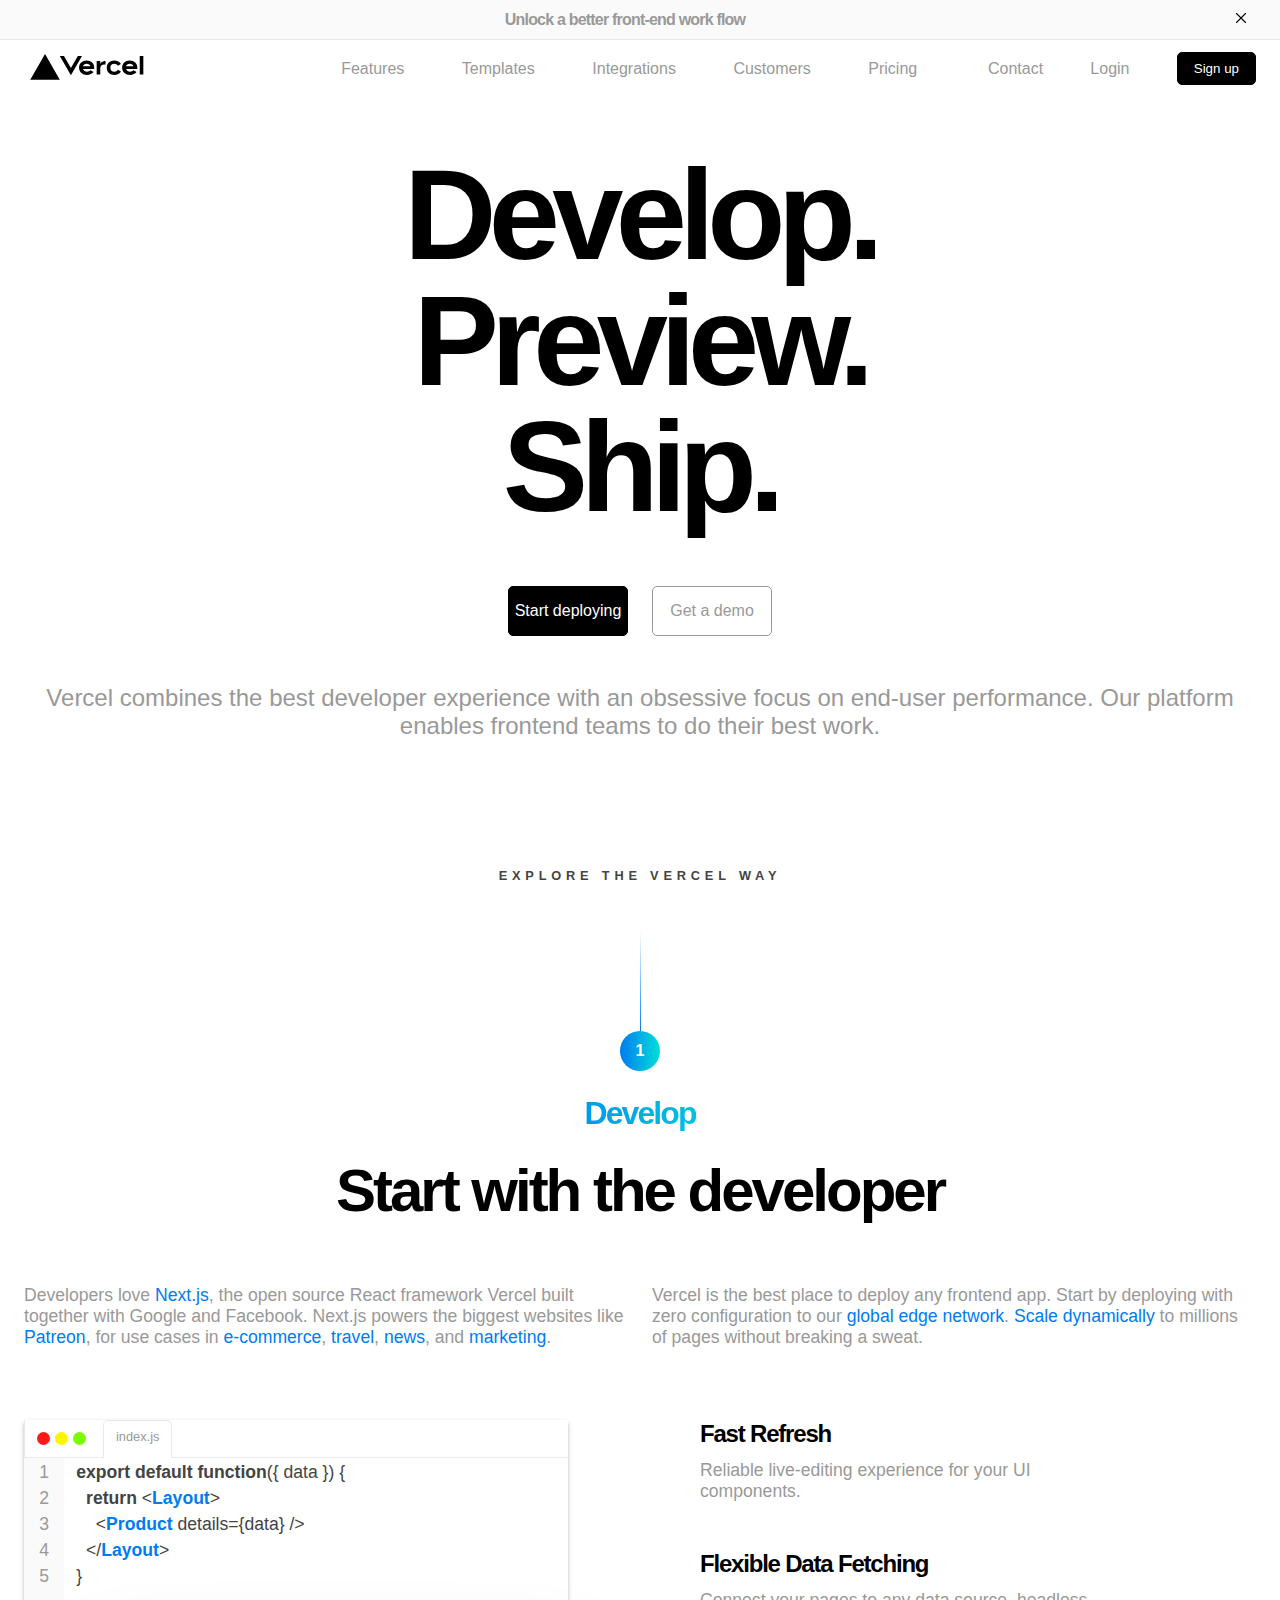
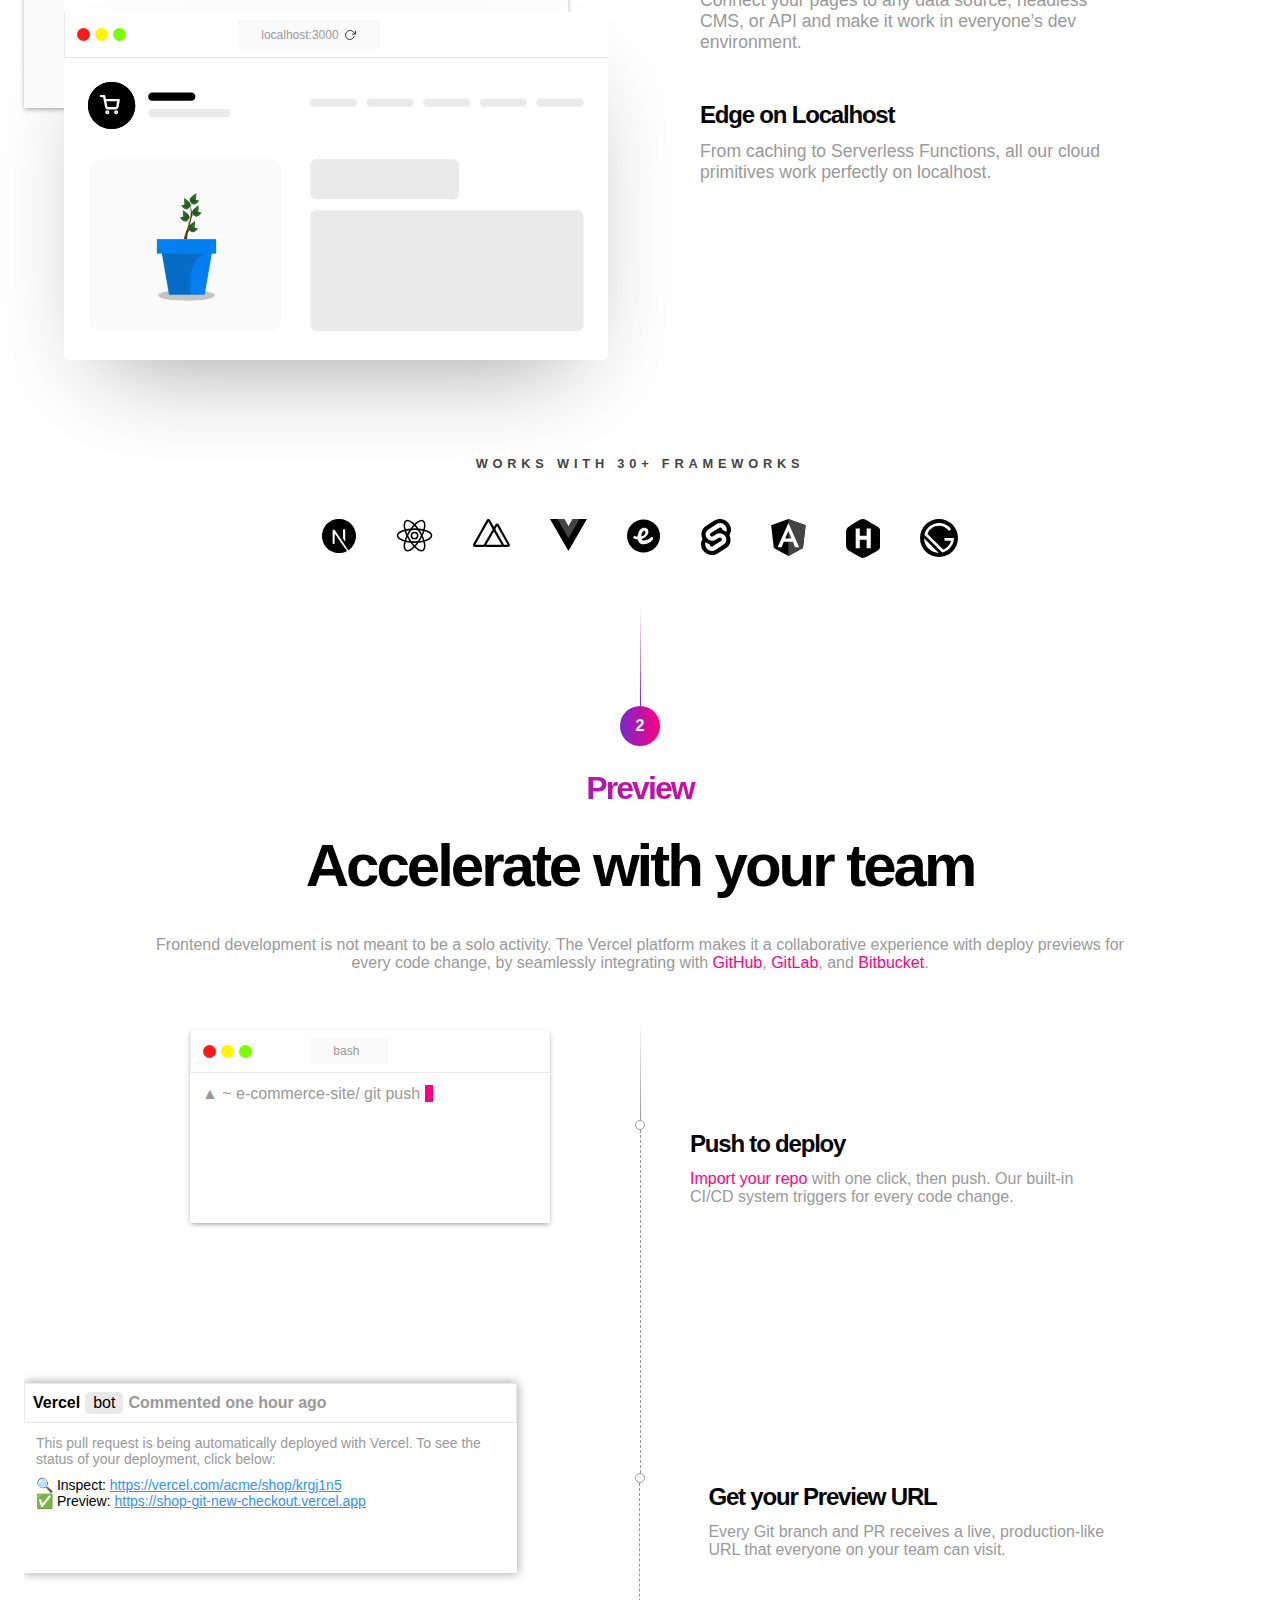
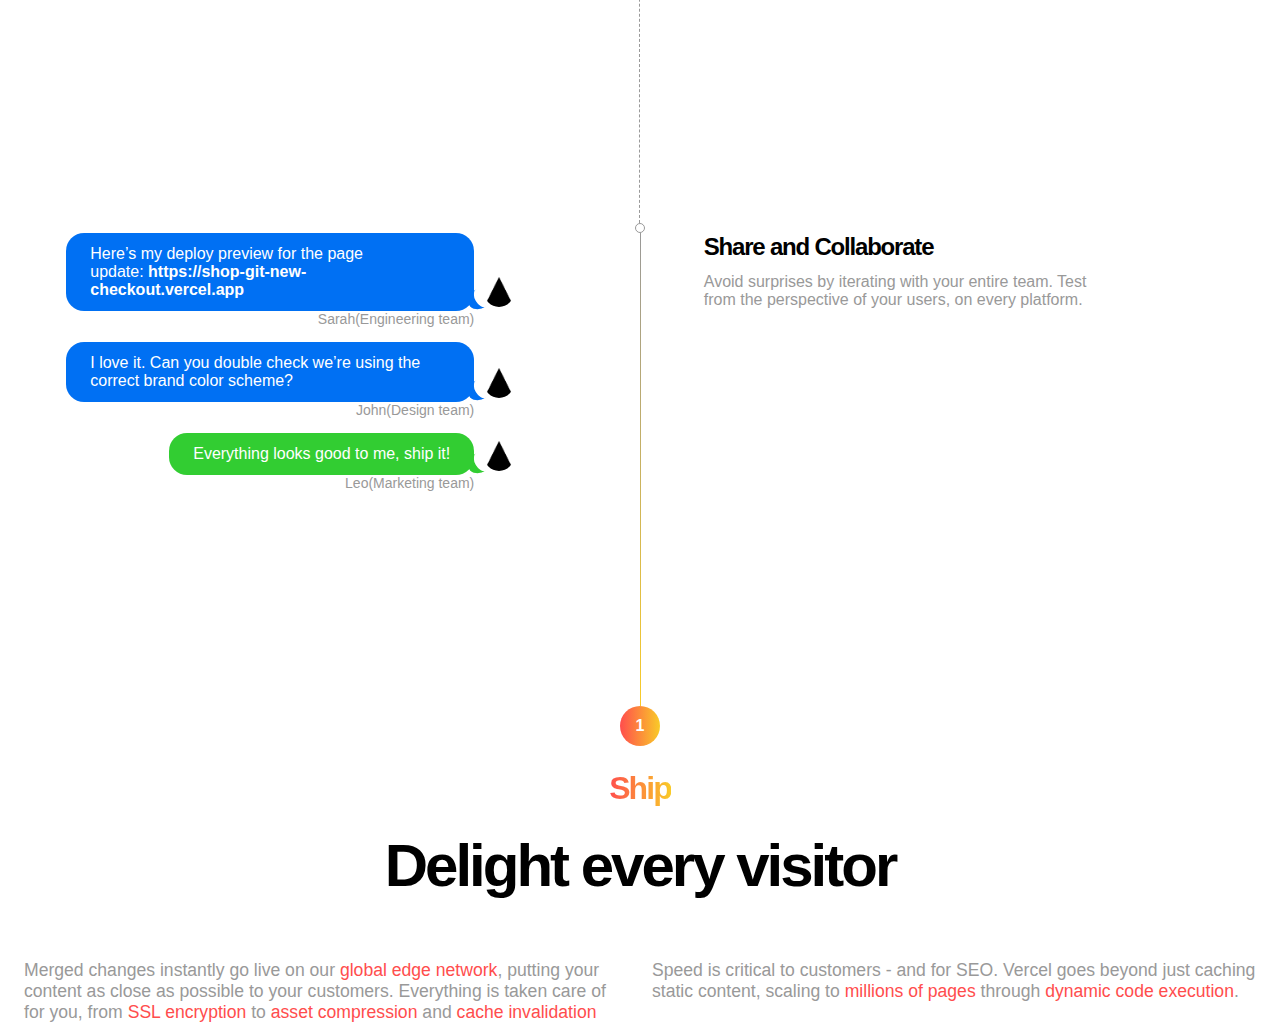
<file: vercel landing/index.html>
<!DOCTYPE html>
<html lang="en">
<head>
	<meta charset="UTF-8">
	<meta name="viewport" content="width=device-width, initial-scale=1.0">
	<title>Vercel landing</title>
	<link rel="stylesheet" href="./style.css">
</head>
<body class="light-theme">
<div class="prompt">
<div class="main-wrapper">
  <div class="f-between">
    <div></div>
  	<p class="n-t bold-t">Unlock a better front-end work flow</p>
	<button>
		<svg data-testid="geist-icon" fill="none" height="18" shape-rendering="geometricPrecision" stroke="currentColor" stroke-linecap="round" stroke-linejoin="round" stroke-width="1.5" viewBox="0 0 24 24" width="18" style="color:currentColor"><path d="M18 6L6 18"></path><path d="M6 6l12 12"></path></svg>
	</button>
  </div>
</div>	
</div>
<header 
class="main-wrapper header-main">
<nav class="f-between">
<div class="logo-cont">
<button class="header_logo__6rx_B" aria-label="home"><svg height="26" viewBox="0 0 284 65" fill="var(--geist-foreground)" aria-label="Vercel Logotype"><path d="M141.68 16.25c-11.04 0-19 7.2-19 18s8.96 18 20 18c6.67 0 12.55-2.64 16.19-7.09l-7.65-4.42c-2.02 2.21-5.09 3.5-8.54 3.5-4.79 0-8.86-2.5-10.37-6.5h28.02c.22-1.12.35-2.28.35-3.5 0-10.79-7.96-17.99-19-17.99zm-9.46 14.5c1.25-3.99 4.67-6.5 9.45-6.5 4.79 0 8.21 2.51 9.45 6.5h-18.9zm117.14-14.5c-11.04 0-19 7.2-19 18s8.96 18 20 18c6.67 0 12.55-2.64 16.19-7.09l-7.65-4.42c-2.02 2.21-5.09 3.5-8.54 3.5-4.79 0-8.86-2.5-10.37-6.5h28.02c.22-1.12.35-2.28.35-3.5 0-10.79-7.96-17.99-19-17.99zm-9.45 14.5c1.25-3.99 4.67-6.5 9.45-6.5 4.79 0 8.21 2.51 9.45 6.5h-18.9zm-39.03 3.5c0 6 3.92 10 10 10 4.12 0 7.21-1.87 8.8-4.92l7.68 4.43c-3.18 5.3-9.14 8.49-16.48 8.49-11.05 0-19-7.2-19-18s7.96-18 19-18c7.34 0 13.29 3.19 16.48 8.49l-7.68 4.43c-1.59-3.05-4.68-4.92-8.8-4.92-6.07 0-10 4-10 10zm82.48-29v46h-9v-46h9zM37.59.25l36.95 64H.64l36.95-64zm92.38 5l-27.71 48-27.71-48h10.39l17.32 30 17.32-30h10.39zm58.91 12v9.69c-1-.29-2.06-.49-3.2-.49-5.81 0-10 4-10 10v14.8h-9v-34h9v9.2c0-5.08 5.91-9.2 13.2-9.2z"></path></svg></button>
</div>
 <ul class="f-between nav-mid">
 	<li><a href="" class="n-t nav-link">Features</a></li>
 	<li><a href="" class="n-t nav-link">Templates</a></li>
 	<li><a href="" class="n-t nav-link">Integrations</a></li>
 	<li><a href="" class="n-t nav-link">Customers</a></li>
 	<li><a href="" class="n-t nav-link">Pricing</a></li>
 </ul>
 
<ul class="f-between nav-right">
	<li><a href="" class="n-t nav-link">Contact</a></li>
	<li><a href="" class="n-t nav-link">Login</a></li>
	<li><button class="button">Sign up</button></li>
</ul>

</nav>
</header>

<main>
 <div class="main-wrapper">
 	<div class="hero_div">
 		<h1 class="main-header">
 		
 			<span class="animated-header-gradient"
 			style="
 	--content: 'Develop.';
    --padding: 0.05em;
    --start-color: #007CF0;
    --end-color: #00DFD8;
    --animation-delay: 0s;"
 			>
 			<span class="header-gradient"
 			>Develop.</span>
 			</span>
 			
 			<span class="animated-header-gradient"
 			style="    
 	--content: 'Preview.';
    --padding: 0.05em;
    --start-color: #7928CA;
    --end-color: #FF0080;
    --animation-delay: 3s;">
 			<span class="header-gradient">Preview.</span>
 			</span>
 			
 			<span class="animated-header-gradient"
 			style ="
 	--content: 'Ship.';
    --padding: 0.05em;
    --start-color: #FF4D4D;
    --end-color: #F9CB28;
     --animation-delay: 6s;">
 			<span class="header-gradient">Ship.</span>
 			</span>
 		</h1>
 		
 	<div class="buttons-cont">
 	<button class="button">Start deploying</button>
 	<button class="button bt-sec">Get a demo</button>
 	</div>
 	<p class="n-t">Vercel combines the best developer experience with an obsessive focus on end-user performance.
Our platform enables frontend teams to do their best work.</p>
 	</div>
 </div>
 
 <div class="main-wrapper">
 	<section style="
 	--start-color: #007CF0;
    --end-color: #00DFD8;
    --style-color: var(--start-color)">
 		<div class="sec-first">
 		 <h4>EXPLORE THE VERCEL WAY</h4>
 		 <div class="gradient-cont">
 		 	<div class="sec-gradient-line"></div>
 		 	<div class="sec-gradient-circ"><p>1</p></div>
 		 </div>
 		 <h3 class="h3-gradient">Develop</h3>
 		</div>
 		
 		<div>
 			<h1 class="sect-header">Start with the developer</h1>
 		</div>
 		
 		<div class="two-parts">
 			<div>
				<p class="n-t"> Developers love <span class="style-t">Next.js</span>, the open source React framework Vercel built together with Google and Facebook. Next.js powers the biggest websites like <span class="style-t">Patreon</span>, for use cases in <span class="style-t">e-commerce</span>, <span class="style-t">travel</span>, <span class="style-t">news</span>, and <span class="style-t">marketing</span>.
				</p>
 			</div>
 			
 			<div>
 				<p class ="n-t">
					Vercel is the best place to deploy any frontend app. Start by deploying with zero configuration to our <span class="style-t">global edge network</span>. <span class="style-t">Scale dynamically</span> to millions of pages without breaking a sweat.
 				</p>
 			</div>
 		</div>
 		
 		<div class="two-parts">
 			<div class="chaf-di">
 			
 			<div class="code-react">
 			 <div class="code-tab">
 			 	<div class="tb-cols-cont">
 			 		<span class="tab-colors" style="
 			 			--color: var(--error-light)
 			 		"></span>
 			 		<span class="tab-colors" style="
 			 			--color: var(--yellow)
 			 		"></span>
 			 		<span class="tab-colors" style="
 			 			--color: lawngreen
 			 		"></span>
 			 	</div>
 			 	
 			 	<div class="tab-opened"><p class="n-t">index.js</p></div>
 			 	<div class="tab-empty">&nbsp;</div>
 			 </div>
 			 
 			 <div class="code-editor">
 			  <div class="code-line">
 			  	<p class="line-num">
 			  		1
 			  	</p>
 			  	<p class="line-num">
 			  		2
 			  	</p>
 			  	<p class="line-num">
 			  		3
 			  	</p>
 			  	<p class="line-num">
 			  		4
 			  	</p>
 			  	<p class="line-num">
 			  		5
 			  	</p>
 			  </div>
 			  <div class="code-raw">
 			  	<p><span class="key-word">export default function</span>({ data }) { </p>
				  <p class="type-animation aa"
				  style = "
				  --duration: 2s;
				  --delay: 0;
				  --width: 150px;
				  --caret-dur: 1;
				  ">&nbsp;&nbsp;<span class="key-word">return</span> &lt;<span class="jsx-tag">Layout</span>&gt;</p>
				  <p class="type-animation bb"
				  style = "
				  --duration: 5s;
				  --width: 250px;
				  --caret-dur: 1;
						   " >&nbsp;&nbsp;&nbsp;&nbsp;&lt;<span class="jsx-tag">Product</span> <span>details={data}
						   <span class="blink-cursor"></span> </span> /&gt;<span class="blink-cursor"></span></p>
				  <p class="comp-animation">&nbsp;&nbsp;&lt;/<span class="jsx-tag">Layout</span>&gt;</p>
 			  	<p>}</p>
 			  </div>
 			 </div>
 			</div>
 			<div class="browser">
 			<div class="code-tab t-b">
 			 	<div class="tb-cols-cont" style="flex-basis: 33.33%">
 			 		<span class="tab-colors" style="
 			 			--color: var(--error-light)
 			 		"></span>
 			 		<span class="tab-colors" style="
 			 			--color: var(--yellow)
 			 		"></span>
 			 		<span class="tab-colors" style="
 			 			--color: lawngreen
 			 		"></span>
 			 	</div>
 			 	
 			 	<div class="tab-empty">
 			 		<div class="tb-search"
 			 		style="flex-basis: 33.33%"><p>localhost:3000</p>
 			 		&nbsp;
 			 		<svg viewBox="0 0 24 24" width="12" height="12" stroke="currentColor" stroke-width="1.5" stroke-linecap="round" stroke-linejoin="round" fill="none" shape-rendering="geometricPrecision" style="color: currentcolor;"><path d="M23 4v6h-6"></path><path d="M20.49 15a9 9 0 11-2.12-9.36L23 10"></path></svg></div>
 			 	</div>
 			 </div>
 				<svg width="1000" viewBox="0 0 410 206" fill="none" xmlns="http://www.w3.org/2000/svg" role="figure" aria-label="Commerce Website" style="padding: var(--gap) var(--gap); max-width: 100%; --custom-color-light:#017FF0; --custom-color-dark:#076CC6;"><g class="commerce-graphic_placeholder__A3toX commerce-graphic_placeholder-visible__FfHJC"><rect x="1" y="64.0002" width="159" height="142" rx="10" fill="var(--accents-1)"></rect><path d="M184 69.0005C184 66.2391 186.239 64.0005 189 64.0005H302C304.761 64.0005 307 66.2391 307 69.0005V92.0005C307 94.7619 304.761 97.0005 302 97.0005H189C186.239 97.0005 184 94.7619 184 92.0005V69.0005Z" fill="var(--accents-2)"></path><path d="M184 111C184 108.239 186.289 106 189.113 106H404.887C407.711 106 410 108.239 410 111V201C410 203.762 407.711 206 404.887 206H189.113C186.289 206 184 203.762 184 201V111Z" fill="var(--accents-2)"></path><path d="M365 74.262C365 68.5945 369.594 64 375.262 64H399.738C405.406 64 410 68.5945 410 74.262V74.738C410 80.4055 405.406 85 399.738 85H375.262C369.594 85 365 80.4055 365 74.738V74.262Z" fill="var(--geist-success)"></path></g><g class="commerce-graphic_header__QKZ2x commerce-graphic_header-visible__J8WA8"><path d="M39.0425 19.4149C39.0425 8.69233 30.3026 0 19.5213 0C8.73997 0 0 8.69233 0 19.4149C0 30.1374 8.73997 38.8297 19.5213 38.8297C30.3026 38.8297 39.0425 30.1374 39.0425 19.4149Z" fill="var(--foreground)"></path><path fill-rule="evenodd" clip-rule="evenodd" d="M38.0135 19.4149C38.0135 9.26597 29.7395 1.02908 19.5213 1.02908C9.303 1.02908 1.02908 9.26597 1.02908 19.4149C1.02908 29.5638 9.303 37.8007 19.5213 37.8007C29.7395 37.8007 38.0135 29.5638 38.0135 19.4149ZM19.5213 0C30.3026 0 39.0425 8.69233 39.0425 19.4149C39.0425 30.1374 30.3026 38.8297 19.5213 38.8297C8.73997 38.8297 0 30.1374 0 19.4149C0 8.69233 8.73997 0 19.5213 0Z" fill="var(--foreground)"></path><path d="M49.776 25.725C49.776 23.8486 51.2972 22.3274 53.1736 22.3274H114.703C116.579 22.3274 118.1 23.8486 118.1 25.725C118.1 27.6014 116.579 29.1226 114.703 29.1226H53.1736C51.2972 29.1226 49.776 27.6014 49.776 25.725Z" fill="var(--accents-2)"></path><path d="M49.776 12.1347C49.776 10.2582 51.2972 8.73706 53.1736 8.73706H85.4209C87.2974 8.73706 88.8185 10.2582 88.8185 12.1347C88.8185 14.0111 87.2974 15.5323 85.4209 15.5323H53.1736C51.2972 15.5323 49.776 14.0111 49.776 12.1347Z" fill="var(--foreground)"></path><path d="M230.406 16.9884C230.406 15.112 231.927 13.5908 233.803 13.5908H266.051C267.927 13.5908 269.448 15.112 269.448 16.9884C269.448 18.8649 267.927 20.386 266.051 20.386H233.803C231.927 20.386 230.406 18.8649 230.406 16.9884Z" fill="var(--accents-2)"></path><path d="M324.105 16.9884C324.105 15.112 325.627 13.5908 327.503 13.5908H359.75C361.627 13.5908 363.148 15.112 363.148 16.9884C363.148 18.8649 361.627 20.386 359.75 20.386H327.503C325.627 20.386 324.105 18.8649 324.105 16.9884Z" fill="var(--accents-2)"></path><path d="M183.554 16.9884C183.554 15.112 185.075 13.5908 186.951 13.5908H219.199C221.075 13.5908 222.596 15.112 222.596 16.9884C222.596 18.8649 221.075 20.386 219.199 20.386H186.951C185.075 20.386 183.554 18.8649 183.554 16.9884Z" fill="var(--accents-2)"></path><path d="M277.256 16.9884C277.256 15.112 278.777 13.5908 280.653 13.5908H312.901C314.777 13.5908 316.298 15.112 316.298 16.9884C316.298 18.8649 314.777 20.386 312.901 20.386H280.653C278.777 20.386 277.256 18.8649 277.256 16.9884Z" fill="var(--accents-2)"></path><path d="M370.958 16.9884C370.958 15.112 372.479 13.5908 374.355 13.5908H406.602C408.479 13.5908 410 15.112 410 16.9884C410 18.8649 408.479 20.386 406.602 20.386H374.355C372.479 20.386 370.958 18.8649 370.958 16.9884Z" fill="var(--accents-2)"></path><path fill-rule="evenodd" clip-rule="evenodd" d="M16 25.3333C16.1841 25.3333 16.3334 25.184 16.3334 24.9999C16.3334 24.8158 16.1841 24.6666 16 24.6666C15.8159 24.6666 15.6667 24.8158 15.6667 24.9999C15.6667 25.184 15.8159 25.3333 16 25.3333ZM14.3334 24.9999C14.3334 24.0794 15.0796 23.3333 16 23.3333C16.9205 23.3333 17.6667 24.0794 17.6667 24.9999C17.6667 25.9204 16.9205 26.6666 16 26.6666C15.0796 26.6666 14.3334 25.9204 14.3334 24.9999Z" fill="var(--background)"></path><path fill-rule="evenodd" clip-rule="evenodd" d="M23.3333 25.3333C23.5174 25.3333 23.6666 25.184 23.6666 24.9999C23.6666 24.8158 23.5174 24.6666 23.3333 24.6666C23.1492 24.6666 23 24.8158 23 24.9999C23 25.184 23.1492 25.3333 23.3333 25.3333ZM21.6666 24.9999C21.6666 24.0794 22.4128 23.3333 23.3333 23.3333C24.2538 23.3333 25 24.0794 25 24.9999C25 25.9204 24.2538 26.6666 23.3333 26.6666C22.4128 26.6666 21.6666 25.9204 21.6666 24.9999Z" fill="var(--background)"></path><path fill-rule="evenodd" clip-rule="evenodd" d="M9.66663 11.6667C9.66663 11.1145 10.1143 10.6667 10.6666 10.6667H13.3333C13.8099 10.6667 14.2203 11.0031 14.3138 11.4705L14.8201 14.0001H25.3333C25.6313 14.0001 25.9138 14.133 26.1038 14.3626C26.2938 14.5923 26.3714 14.8947 26.3156 15.1874L25.2475 20.7882C25.1408 21.3254 24.8486 21.8078 24.422 22.1512C23.9982 22.4924 23.4687 22.6746 22.925 22.6667H16.4616C15.9179 22.6746 15.3883 22.4924 14.9646 22.1512C14.5382 21.808 14.2461 21.3258 14.1393 20.7889C14.1392 20.7887 14.1393 20.7891 14.1393 20.7889L13.0273 15.2334C13.0216 15.2096 13.0168 15.1855 13.0129 15.1612L12.5136 12.6667H10.6666C10.1143 12.6667 9.66663 12.219 9.66663 11.6667ZM15.2204 16.0001L16.1008 20.3986C16.116 20.4753 16.1578 20.5443 16.2187 20.5933C16.2797 20.6424 16.3559 20.6684 16.4341 20.6669L16.4533 20.6667H22.9333L22.9525 20.6669C23.0307 20.6684 23.1069 20.6424 23.1679 20.5933C23.2281 20.5448 23.2697 20.4768 23.2853 20.4011L24.1246 16.0001H15.2204Z" fill="var(--background)"></path></g><g class="commerce-graphic_product___mYRm commerce-graphic_product-visible__9sO52"><path d="M378.165 81.2727H378.981V80.164C381.069 80.0198 382.242 78.7869 382.242 77.2358C382.242 75.3267 380.432 74.7102 379.378 74.4318L378.981 74.3224V70.7876C380.034 70.892 380.8 71.4588 380.909 72.3636H382.103C382.053 70.9119 380.78 69.8082 378.981 69.6889V68.5454H378.165V69.7038C376.46 69.8778 375.182 70.9616 375.182 72.5227C375.182 73.8948 376.177 74.7102 377.767 75.1676L378.165 75.2819V79.0454C377.121 78.936 376.266 78.3991 376.177 77.375H374.904C375.018 78.941 376.211 80.0348 378.165 80.164V81.2727ZM378.981 79.0454V75.5156L379.02 75.5255C380.094 75.8238 381.049 76.2017 381.049 77.2159C381.049 78.2152 380.184 78.9112 378.981 79.0454ZM378.165 74.1036C377.409 73.8899 376.375 73.4723 376.375 72.463C376.375 71.6029 377.071 70.9467 378.165 70.8025V74.1036Z" fill="#fff"></path><path d="M387.093 81.2727H387.908V80.164C389.996 80.0198 391.17 78.7869 391.17 77.2358C391.17 75.3267 389.36 74.7102 388.306 74.4318L387.908 74.3224V70.7876C388.962 70.892 389.728 71.4588 389.837 72.3636H391.03C390.981 70.9119 389.708 69.8082 387.908 69.6889V68.5454H387.093V69.7038C385.388 69.8778 384.11 70.9616 384.11 72.5227C384.11 73.8948 385.104 74.7102 386.695 75.1676L387.093 75.2819V79.0454C386.049 78.936 385.194 78.3991 385.104 77.375H383.832C383.946 78.941 385.139 80.0348 387.093 80.164V81.2727ZM387.908 79.0454V75.5156L387.948 75.5255C389.022 75.8238 389.976 76.2017 389.976 77.2159C389.976 78.2152 389.111 78.9112 387.908 79.0454ZM387.093 74.1036C386.337 73.8899 385.303 73.4723 385.303 72.463C385.303 71.6029 385.999 70.9467 387.093 70.8025V74.1036Z" fill="#fff"></path><path d="M396.021 81.2727H396.836V80.164C398.924 80.0198 400.097 78.7869 400.097 77.2358C400.097 75.3267 398.288 74.7102 397.234 74.4318L396.836 74.3224V70.7876C397.89 70.892 398.656 71.4588 398.765 72.3636H399.958C399.908 70.9119 398.636 69.8082 396.836 69.6889V68.5454H396.021V69.7038C394.315 69.8778 393.038 70.9616 393.038 72.5227C393.038 73.8948 394.032 74.7102 395.623 75.1676L396.021 75.2819V79.0454C394.977 78.936 394.121 78.3991 394.032 77.375H392.759C392.874 78.941 394.067 80.0348 396.021 80.164V81.2727ZM396.836 79.0454V75.5156L396.876 75.5255C397.95 75.8238 398.904 76.2017 398.904 77.2159C398.904 78.2152 398.039 78.9112 396.836 79.0454ZM396.021 74.1036C395.265 73.8899 394.231 73.4723 394.231 72.463C394.231 71.6029 394.927 70.9467 396.021 70.8025V74.1036Z" fill="#fff"></path><ellipse cx="81.5" cy="176.5" rx="23.5" ry="4.5" fill="#C4C4C4"></ellipse><path d="M67 176L61 141.5H102.5L96.5 176H67Z" fill="var(--custom-color-light)"></path><path d="M97 142C84.6 144.8 83.5 165.167 85 175.5H67.5L61.5 142H97Z" fill="var(--custom-color-dark)"></path><path d="M79.5 130C79.5 129.334 79.7 127.5 80.5 125.5C81.3 123.5 82.5 120 83 118.5C83.3333 117.667 83.6 115.7 82 114.5C82.5 114.667 83.5 115.4 83.5 117C83.8333 115.834 84.6 112.6 85 109C85.3367 105.97 84.7521 104.616 84.2605 104.165C84.1645 104.093 84.074 104.038 84 104C84.0791 104.027 84.1681 104.08 84.2605 104.165C84.5442 104.378 84.876 104.74 84.9724 105.222C84.8336 103.636 84.8699 100.754 86 100C85.5 100.834 84.7 103.1 85.5 105.5C86.3 107.9 86.1667 109.834 86 110.5C86.1667 110 86.8 109 88 109C87.3333 109.334 85.9 110.6 85.5 113C85 116 83.5 121 83 122.5C83.3333 122.334 84.5 121.5 84.5 121.5C84.3333 122.167 83.8 123.6 83 124C82.6667 124.5 82 126.4 82 130H79.5Z" fill="#5D3611"></path><rect x="57" y="130" width="49" height="12" fill="var(--custom-color-light)"></rect><path d="M82.5 114.5C80.1 116.9 77.1667 113.834 76 112C77.1667 112.334 79.4 112.8 79 112C78.6 111.2 78.5 107.667 78.5 106C80.8333 107.834 84.9 112.1 82.5 114.5Z" fill="#2A6C28"></path>
 				<path d="M82.5 114L76 112C80 111.2 81.3333 111.334 81.5 111.5C82.3 110.3 79.8333 107.334 78.5 106C81 107.5 81.6667 108.334 82.5 109C82.8333 109.334 83.6 110.3 84 111.5C84.4 112.7 83.1667 113.667 82.5 114Z" fill="#20591F"></path><path d="M83.5 104.5C81.1 106.9 78.1667 103.834 77 102C78.1667 102.334 80.4 102.8 80 102C79.6 101.2 79.5 97.6672 79.5 96.0005C81.8333 97.8338 85.9 102.1 83.5 104.5Z" fill="#2A6C28"></path>
 				<path d="M83.5 104L77 102C81 101.2 82.3333 101.334 82.5 101.5C83.3 100.3 80.8333 97.3338 79.5 96.0005C82 97.5005 82.6667 98.3338 83.5 99.0005C83.8333 99.3338 84.6 100.3 85 101.5C85.4 102.7 84.1667 103.667 83.5 104Z" fill="#20591F"></path>
 				<path d="M84.5781 123.5C86.9781 125.9 89.9115 122.834 91.0781 121C89.9115 121.334 87.6781 121.8 88.0781 121C88.4781 120.2 88.5781 116.667 88.5781 115C86.2448 116.834 82.1781 121.1 84.5781 123.5Z" fill="#2A6C28"></path><path d="M84.5781 123L91.0781 121C87.0781 120.2 85.7448 120.334 85.5781 120.5C84.7781 119.3 87.2448 116.334 88.5781 115C86.0781 116.5 85.4115 117.334 84.5781 118C84.2448 118.334 83.4781 119.3 83.0781 120.5C82.6781 121.7 83.9115 122.667 84.5781 123Z" fill="#20591F"></path><path d="M87.5781 110.5C89.9781 112.9 92.9115 109.834 94.0781 108C92.9115 108.334 90.6781 108.8 91.0781 108C91.4781 107.2 91.5781 103.667 91.5781 102C89.2448 103.834 85.1781 108.1 87.5781 110.5Z" fill="#2A6C28"></path><path d="M87.5781 110L94.0781 108C90.0781 107.2 88.7448 107.334 88.5781 107.5C87.7781 106.3 90.2448 103.334 91.5781 102C89.0781 103.5 88.4115 104.334 87.5781 105C87.2448 105.334 86.4781 106.3 86.0781 107.5C85.6781 108.7 86.9115 109.667 87.5781 110Z" fill="#20591F"></path><path d="M85.5781 100.5C87.9781 102.9 90.9115 99.8338 92.0781 98.0005C90.9115 98.3338 88.6781 98.8005 89.0781 98.0005C89.4781 97.2005 89.5781 93.6672 89.5781 92.0005C87.2448 93.8338 83.1781 98.1005 85.5781 100.5Z" fill="#2A6C28"></path><path d="M85.5781 100L92.0781 98.0005C88.0781 97.2005 86.7448 97.3338 86.5781 97.5005C85.7781 96.3005 88.2448 93.3338 89.5781 92.0005C87.0781 93.5005 86.4115 94.3338 85.5781 95.0005C85.2448 95.3338 84.4781 96.3005 84.0781 97.5005C83.6781 98.7005 84.9115 99.6672 85.5781 100Z" fill="#20591F"></path></g></svg>
				</div>
 			</div>
 			
 			<div class ="chaf-div">
 				<div class="sec-art">
 					<h2 class="sect-header-mid">Fast Refresh</h2>
 					<p class="n-t">
 						Reliable live-editing experience for your UI components.
 					</p>
 				</div>
 				
				<div class="sec-art">
 					<h2 class="sect-header-mid">Flexible Data Fetching</h2>
 					<p class="n-t">
 						Connect your pages to any data source, headless CMS, or API and make it work in everyone’s dev environment.
 					</p>
 				</div>
 				
				<div class="sec-art">
 					<h2 class="sect-header-mid">Edge on Localhost</h2>
 					<p class="n-t">
 					From caching to Serverless Functions, all our cloud primitives work perfectly on localhost.
 					</p>
 				</div>
 			</div>
 		</div>
 		
 		<div></div>
 	</section>
 </div>
 
 <div class="main-wrapper">
 <div class="sec-hero">
 	<section style="
 	--start-color: var(--violet);
    --end-color: var(--pink);
    --style-color: var(--end-color)">
 		<div class="sec-first">
 		 <h4>WORKS WITH 30+ FRAMEWORKS</h4>
 	<div class="frameworks">
 	
		 <a aria-label="Next.js solution page" class="link_framework" href="/solutions/nextjs"><span tabindex="0" class="tooltip_container"
		 style="
		 --content: 'Next.js';
		 "
		 ><svg width="34" height="34" fill="var(--foreground)" viewBox="0 0 48 48"><path d="M22.428.013c-.103.01-.431.042-.727.066C14.883.693 8.497 4.37 4.453 10.024A23.754 23.754 0 0 0 .216 20.51C.023 21.828 0 22.217 0 24.005c0 1.787.023 2.177.216 3.495 1.304 9.012 7.718 16.584 16.417 19.39 1.558.501 3.2.844 5.068 1.05.727.08 3.87.08 4.598 0 3.224-.356 5.954-1.154 8.648-2.529.412-.21.492-.267.436-.314-.038-.028-1.797-2.388-3.909-5.24l-3.838-5.184-4.809-7.117c-2.646-3.913-4.824-7.112-4.842-7.112-.019-.005-.038 3.157-.047 7.018-.014 6.76-.019 7.033-.103 7.192-.122.23-.216.324-.413.427-.15.075-.282.09-.99.09h-.812l-.216-.137a.878.878 0 0 1-.314-.342l-.099-.211.01-9.407.014-9.41.145-.184c.075-.098.235-.225.347-.286.193-.094.268-.103 1.08-.103.957 0 1.116.038 1.365.31.07.075 2.674 3.997 5.79 8.721s7.376 11.175 9.469 14.342l3.8 5.756.192-.127c1.704-1.107 3.505-2.683 4.932-4.325a23.888 23.888 0 0 0 5.65-12.268c.192-1.319.215-1.708.215-3.495 0-1.788-.023-2.177-.216-3.495-1.304-9.013-7.718-16.584-16.417-19.39C29.832.623 28.199.28 26.369.074c-.45-.047-3.551-.099-3.94-.061zm9.825 14.515a.947.947 0 0 1 .474.554c.038.122.047 2.73.038 8.608l-.014 8.436-1.488-2.28-1.492-2.28v-6.132c0-3.964.019-6.193.047-6.3a.957.957 0 0 1 .465-.592c.192-.098.262-.108 1-.108.694 0 .816.01.97.094z"></path></svg></span>
		 </a>
		 
		 <a aria-label="React solution page" class="link_framework" href="/solutions/react"
		 style="
		 --content: 'Create React App';
		 ">
		 <span tabindex="0" class="tooltip_container"><svg height="34" viewBox="0 0 24 22" fill="none" stroke="var(--foreground)"><path d="M12 12.807a2.05 2.05 0 100-4.1 2.05 2.05 0 000 4.1z"></path><path d="M12 14.957c6.075 0 11-1.88 11-4.2 0-2.32-4.925-4.2-11-4.2s-11 1.88-11 4.2c0 2.32 4.925 4.2 11 4.2z"></path><path d="M8.363 12.857c3.037 5.261 7.128 8.586 9.137 7.426 2.009-1.16 1.175-6.365-1.863-11.626C12.6 3.396 8.51.071 6.5 1.231 4.491 2.39 5.325 7.596 8.363 12.857z"></path><path d="M8.363 8.657C5.325 13.918 4.49 19.124 6.5 20.283c2.009 1.16 6.1-2.165 9.137-7.426C18.675 7.596 19.51 2.391 17.5 1.231 15.491.07 11.4 3.396 8.363 8.657z"></path></svg></span>
		 </a>
		 
		 <a aria-label="Nuxt.js solution page" class="link_framework"  href="/new/clone?s=https%3A%2F%2Fgithub.com%2Fvercel%2Fvercel%2Ftree%2Fmain%2Fexamples%2Fnuxtjs&amp;template=nuxtjs&amp;id=67753070&amp;b=main"
		 style="
		 --content: 'Nuxt.js';
		 "><span tabindex="0" class="tooltip_container"><svg height="28" viewBox="0 0 399 302" fill="none"><path fill-rule="evenodd" clip-rule="evenodd" d="M122.631 292L121.631 291C119.631 287 119.631 283 119.631 279H24.6311L166.631 27L225.631 134L244.631 120L185.631 13C184.631 11 177.631 0 165.631 0C160.631 0 152.631 2 146.631 13L3.63108 268C2.63108 270 -3.36892 282 2.63108 292C4.63108 297 10.6311 302 23.6311 302H143.631C130.631 302 124.631 297 122.631 292Z" fill="var(--foreground)"></path><path fill-rule="evenodd" clip-rule="evenodd" d="M394.631 269L279.631 62C277.631 60 271.631 49 259.631 49C254.631 49 247.631 51 240.631 62L225.631 86V134L259.631 75L373.631 279H330.631C331.227 283.111 330.528 287.305 328.631 291V292C322.631 302 309.631 302 307.631 302H375.631C377.631 302 390.631 302 396.631 292C398.631 287 400.631 279 394.631 269Z" fill="var(--foreground)"></path><path d="M331.631 292V291L332.631 289C333.631 286 334.631 282 333.631 279L329.631 268L239.631 110L226.631 86H225.631L212.631 110L121.631 268L118.631 279C117.888 283.436 118.59 287.993 120.631 292C123.631 297 129.631 302 141.631 302H309.631C312.631 302 325.631 302 331.631 292ZM225.631 134L308.631 279H143.631L225.631 134Z" fill="var(--foreground)"></path></svg></span>
		 </a>
		 
		 <a aria-label="Vue solution page" class="link_framework"  href="/solutions/vue"
		 style="
		 --content: 'Vue.js';
		 "><span tabindex="0" class="tooltip_container"><svg height="32" viewBox="0 0 262 227" fill="none"><path d="M161.101 7.33846e-05L130.877 52.3508L100.652 7.33846e-05H0L130.877 226.688L261.753 7.33846e-05H161.101Z" fill="var(--foreground)"></path><path d="M161.101 7.44816e-05L130.877 52.3508L100.652 7.44816e-05H52.3507L130.877 136.01L209.403 7.44816e-05H161.101Z" fill="var(--accents-4)"></path></svg></span>
		 </a>
		 
		 <a aria-label="Deploy a new Ember project" class="link_framework"  href="/new/clone?s=https%3A%2F%2Fgithub.com%2Fvercel%2Fvercel%2Ftree%2Fmain%2Fexamples%2Fember&amp;template=ember&amp;id=67753070&amp;b=main"
		 style="
		 --content: 'Ember.js';
		 "><span tabindex="0" class="tooltip_container"><svg width="34" height="34" fill="none" viewBox="0 0 33 32"><circle cx="16.05" cy="16" r="16" fill="var(--foreground)"></circle><path fill-rule="evenodd" clip-rule="evenodd" d="M16.348 20.48c-2.306.034-2.073-1.525-2.073-1.525s8.453-3.017 6.15-8.975c-1.037-1.532-2.24-2.013-3.944-1.978-1.704.035-3.819 1.118-5.188 4.323-.653 1.53-.892 2.98-1.025 4.078 0 0-1.48.315-2.282-.382-.801-.697-1.214 0-1.214 0s-1.375 1.828-.005 2.386c1.368.557 3.506.817 3.506.817h-.001c.197.975.984 3.131 2.435 3.953C14.16 24 14.926 24 16.481 24c4.611 0 8.878-4.254 8.878-5.593 0-1.34-1.067-1.34-1.6-1.34-.134 0-.33.177-.633.451-.9.815-2.748 2.49-6.778 2.961zm-2.474-4.216c.101-4.146 2.707-5.958 3.61-5.053.902.907.568 2.858-1.137 4.077-1.704 1.219-2.473.976-2.473.976z" fill="var(--background)"></path></svg></span>
		 </a>
		 
		 <a aria-label="Deploy a new Svelte project" class="link_framework"  href="/new/clone?s=https%3A%2F%2Fgithub.com%2Fvercel%2Fvercel%2Ftree%2Fmain%2Fexamples%2Fsvelte&amp;template=svelte&amp;id=67753070&amp;b=main"
		 style="
		 --content: 'Svelt';
		 "><span tabindex="0" class="tooltip_container"><svg height="36" viewBox="0 0 94 112" fill="none"><path fill-rule="evenodd" clip-rule="evenodd" d="M41.464 4.983c14.85-9.46 35.39-5.05 45.79 9.83v.08a31.9 31.9 0 015.45 24.12 30.126 30.126 0 01-4.48 11.18 31.52 31.52 0 013.11 20.23 30 30 0 01-13.52 20l-26.08 16.55c-14.85 9.46-35.39 5.05-45.79-9.83a31.862 31.862 0 01-5.45-24.12 29.94 29.94 0 014.47-11.18 31.53 31.53 0 01-3.1-20.24 29.895 29.895 0 0113.52-20l26.08-16.62zm-14.967 92.97a20.73 20.73 0 0012.417.63 19.176 19.176 0 005.3-2.33l26.09-16.62a18 18 0 008.13-12.06 19.157 19.157 0 00-3.28-14.5 20.701 20.701 0 00-22.23-8.24 18.614 18.614 0 00-5.3 2.33l-10 6.34a6 6 0 01-1.6.7 6.248 6.248 0 01-6.65-2.48 5.837 5.837 0 01-1-4.38 5.45 5.45 0 012.45-3.63l26.09-16.59a5.719 5.719 0 011.6-.7 6.23 6.23 0 016.66 2.41 5.86 5.86 0 011.06 3.88l-.09 1 1 .29a33.781 33.781 0 0110.2 5.1l1.33 1 .5-1.5c.257-.796.464-1.608.62-2.43a19.137 19.137 0 00-3.28-14.5 20.71 20.71 0 00-22.23-8.25 19.054 19.054 0 00-5.26 2.32l-26.12 16.62a18 18 0 00-8.13 12.06 19.159 19.159 0 003.25 14.5 20.72 20.72 0 0022.2 8.24c1.87-.5 3.655-1.283 5.29-2.32l10-6.35a5.719 5.719 0 011.6-.7 6.25 6.25 0 016.7 2.48 5.771 5.771 0 011 4.37 5.417 5.417 0 01-2.45 3.64l-26.04 16.62a5.852 5.852 0 01-1.6.7 6.25 6.25 0 01-6.7-2.48 5.9 5.9 0 01-1.09-3.85l.09-1-1-.29a33.778 33.778 0 01-10.17-5.06l-1.34-1-.49 1.5a17.022 17.022 0 00-.62 2.41 19.139 19.139 0 003.27 14.5 20.728 20.728 0 009.823 7.62z" fill="var(--foreground)"></path></svg></span>
		 </a>
		 
		 <a aria-label="Angular solution page" class="link_framework"  href="/solutions/angular"
		 style="
		 --content: 'Angular';
		 "><span tabindex="0" class="tooltip_container"><svg height="37" viewBox="0 0 188 200" fill="none"><path d="M94 0L0.899994 33.2L15.1 156.3L94 200L172.9 156.3L187.1 33.2L94 0Z" fill="var(--foreground)"></path><path d="M94 0V22.2V22.1V123.4V200L172.9 156.3L187.1 33.2L94 0Z" fill="var(--accents-4)"></path><path d="M94 22.1L35.8 152.6H57.5L69.2 123.4H118.6L130.3 152.6H152L94 22.1ZM111 105.4H77L94 64.5L111 105.4Z" fill="var(--background)"></path></svg></span>
		 </a>
		 
		 <a aria-label="Deploy a new Hugo project" class="link_framework"  href="/new/clone?s=https%3A%2F%2Fgithub.com%2Fvercel%2Fvercel%2Ftree%2Fmain%2Fexamples%2Fhugo&amp;template=hugo&amp;id=67753070&amp;b=main"
		 style="
		 --content: 'Hugo';
		 "><span tabindex="0" class="tooltip_container"><svg height="39" viewBox="0 0 363 411" fill="var(--foreground)"><path fill-rule="evenodd" clip-rule="evenodd" d="M363 128.301V267.812L362.976 267.811V284.175C362.976 303.506 352.497 321.319 335.583 330.734C299.928 350.566 238.034 384.983 203.087 404.424C186.985 413.378 167.34 413.177 151.432 403.888L31.7583 334.035C12.0908 322.554 0 301.514 0 278.761V135.921C0 112.983 11.9082 91.6899 31.4614 79.6504C63.8823 59.6836 114.108 28.7583 146.301 8.93653C165.26 -2.7373 189.122 -2.99072 208.333 8.27491C244.706 29.6167 304.097 64.4619 337.714 84.1846C353.377 93.375 363 110.159 363 128.301ZM102.11 101.02V308.24H145.464V217.634H217.38V308.24H260.86V101.02H217.38V176.5H145.464V101.02H102.11Z"></path></svg></span>
		 </a>
		 
		 <a aria-label="Gatsby solution page" class="link_framework"  href="/solutions/gatsby"
		 style="
		 --content: 'Gatsby';
		 "><span tabindex="0" class="tooltip_container"><svg width="38" height="38" viewBox="0 0 28 28"><circle cx="14" cy="14" r="14" fill="var(--foreground)"></circle><path fill="var(--background)" d="M6.2 21.8C4.1 19.7 3 16.9 3 14.2L13.9 25c-2.8-.1-5.6-1.1-7.7-3.2zm10.2 2.9L3.3 11.6C4.4 6.7 8.8 3 14 3c3.7 0 6.9 1.8 8.9 4.5l-1.5 1.3C19.7 6.5 17 5 14 5c-3.9 0-7.2 2.5-8.5 6L17 22.5c2.9-1 5.1-3.5 5.8-6.5H18v-2h7c0 5.2-3.7 9.6-8.6 10.7z"></path></svg></span>
		 </a>
 		 </div>
 		 <div class="gradient-cont">
 		 	<div class="sec-gradient-line"></div>
 		 	<div class="sec-gradient-circ"><p>2</p></div>
 		 </div>
 		 <h3 class="h3-gradient">Preview</h3>
 		</div>
 		<div>
 			<h1 class="sect-header">
 				Accelerate with your team
 			</h1>
 		</div>
 		<div class="main-center-text">
 			<p class="n-t">
				Frontend development is not meant to be a solo activity. The Vercel platform makes it a collaborative experience with deploy previews for every code change, by seamlessly integrating with <span class="style-t">GitHub</span>, <span class="style-t">GitLab</span>, and <span class="style-t">Bitbucket</span>.
 			</p>
 		</div>
	   <div class="one-two-parts">
	   	<div class="arrange-left">
	   			<div class="sec-line"></div>
	   			<div class="sec-circ"></div>
	   </div>
	   <div class="three-f-parts">
	   	<div class="chaf-d-code">
	   	<div class="code-react move-up">
	   		<div class="code-tab t-b">
 			 	<div class="tb-cols-cont" style="flex-basis: 33.33%">
 			 		<span class="tab-colors" style="
 			 			--color: var(--error-light)
 			 		"></span>
 			 		<span class="tab-colors" style="
 			 			--color: var(--yellow)
 			 		"></span>
 			 		<span class="tab-colors" style="
 			 			--color: lawngreen
 			 		"></span>
 			 	</div>
 			 	
 			 	<div class="tab-empty">
 			 		<div class="tb-search"
 			 		style="flex-basis: 33.33%"><p>bash</p>
 			 		&nbsp;
 			 		</div>
 			 	</div>
 			 </div>
 			 <div class="terminal">
 			 	<p class="n-t">▲ ~ e-commerce-site/ git push <span class="terminal-cursor">&nbsp;&nbsp;</span></p>
 			 </div>
			</div>
	   	</div>
	   	<div class="dash-line-container chaf-d">
	   		<div class="dash-line"></div>
	   	</div>
	   	<div class="chaf-d">
	   		
	   		<div class="sec-art no-pd">
 					<h2 class="sect-header-mid">Push to deploy</h2>
 					<p class="n-t">
						<span class="style-t">Import your repo</span> with one click, then push. Our built-in CI/CD system triggers for every code change.
 					</p>
			</div>
	   	</div>
	   </div>
		</div>
	   
	   <div class="one-two-parts no-margin">
	   	<div class="arrange-left">
	   			<div class="dash-line"></div>
	   			<div class="sec-circ"></div>
	   </div>
	   <div class="three-f-parts">
	   	<div class="chaf-d-code">
	   	<div class="code-terminal move-up">
	   		<div class="bot-tab">
 			 	<div class="" style="margin-right: 5px; font-weight: bold">
 			 		Vercel
 			 	</div>
 			 	
 			 	<div class="bot-title">
 			 		<p>bot</p>
 			 	</div>
 			 	 <div class="some-sh">
 			 	 	<p class="n-t">Commented one hour ago</p>
 			 	 </div>
 			 		
 			 	
 			 </div>
 			 <div class="terminal" 
 			 style ="--style-color:var(--success-light)">
 			 	<p class="n-t sm-t"
 			 	style="margin-bottom: 10px">This pull request is being automatically deployed with Vercel. To see the status of your deployment, click below:</p>
				 <li class="sm-t">🔍 Inspect: <span class="style-t t-d-u">https://vercel.com/acme/shop/krgj1n5</span></li>
				 <li class="sm-t">✅ Preview: <span class="style-t t-d-u">https://shop-git-new-checkout.vercel.app</span></li>
 			 </div>
			</div>
	   	</div>
	   	<div class="dash-line-container chaf-d">
	   		<div class="dash-line"></div>
	   	</div>
	   	<div class="chaf-d">
	   		
	   		<div class="sec-art no-pd">
 					<h2 class="sect-header-mid">Get your Preview URL</h2>
 					<p class="n-t">
						Every Git branch and PR receives a live, production-like URL that everyone on your team can visit.
 					</p>
			</div>
	   	</div>
	   </div>
		</div>
	   
	   <div class="one-two-parts no-margin">
	   	<div class="arrange-left">
	   			<div class="dash-line"></div>
	   			<div class="sec-circ"></div>
	   </div>
	   <div class="three-f-parts">
	   	<div class="chats-cont">
	   	<div class="chat-cont">
	   		<div class="msg-info">
	   			<div class="msg-cont">
					<p class="chat-msg">Here’s my deploy preview for the page<br> update: <span style="font-weight: bold;">https://shop-git-new-checkout.vercel.app</span></p>
   			<div class="msg-arrow"></div>
	   			</div>
	   			
				<div><p class="n-t sm-t">Sarah(Engineering team)</p></div>
	   		</div>
	   		
	   		<div class="chat-head-cont"> 
	   		<img src="vercel-icon-dark.png" class="chat-head" alt="Sarah(Engineering team)"
	   		title="Sarah(Engineering team)">
	   		</div>
	   	</div>
	   	
	   	<div class="chat-cont">
	   		<div class="msg-info">
	   			<div class="msg-cont">
	   			<p class="chat-msg">I love it. Can you double check we’re using the correct brand color scheme?</p>
	   			<div class="msg-arrow"></div>
	   			</div>
				<div><p class="n-t sm-t">John(Design team)</p></div>
	   		</div>
	   		
	   		<div class="chat-head-cont">
	   		 <img src="vercel-icon-dark.png" class="chat-head" alt="John(Design team)"
	   		 title="John(Design team)">
	   		</div>
	   	</div>
	   	
	   	<div class="chat-cont" 
	   	style="--success: limegreen">
	   		<div class="msg-info">
	   			<div class="msg-cont"><p class="chat-msg">Everything looks good to me, ship it!</p>
	   			<div class="msg-arrow"></div>
	   			</div>
	   			
				<div><p class="n-t sm-t">Leo(Marketing team)</p></div>
	   		</div>
	   		
	   		<div class="chat-head-cont"> 
	   		<img src="vercel-icon-dark.png" class="chat-head" alt="Leo(Marketing team)"
	   		title="Leo(Marketing team)">
	   		</div>
	   	</div>
	   	
	   	</div>
	   	<div class="dash-line-container chaf-d">
	   		<div class="dash-line2"></div>
	   	</div>
	   	<div class="chaf-d">
	   		
	   		<div class="sec-art no-pd">
 					<h2 class="sect-header-mid">Share and Collaborate</h2>
 					<p class="n-t">
						Avoid surprises by iterating with your entire team. Test from the perspective of your users, on every platform.
 					</p>
			</div>
	   	</div>
	   </div>
		</div>
	   
	 </section>
	 </div>
 	
 </div>
 
 
 <div class="main-wrapper">
 	<section style="
 	--start-color: #FF4D4D;
    --end-color: #F9CB28;
    --style-color: var(--start-color)">
 		<div class="sec-first">
 		 <div class="gradient-cont" style="margin-top: 0;">
 		 	<div class="sec-gradient-line hide-b"></div>
 		 	<div class="sec-gradient-circ"><p>1</p></div>
 		 </div>
 		 <h3 class="h3-gradient">Ship</h3>
 		</div>
 		
 		<div>
 			<h1 class="sect-header">Delight every visitor</h1>
 		</div>
 		
 		<div class="two-parts">
 			<div>
				<p class="n-t"> Merged changes instantly go live on our <span class="style-t">global edge network</span>, putting your content as close as possible to your customers. Everything is taken care of for you, from <span class="style-t">SSL encryption</span> to <span class="style-t">asset compression</span> and <span class="style-t">cache invalidation</span>
				</p>
 			</div>
 			
 			<div>
 				<p class ="n-t">
					Speed is critical to customers - and for SEO. Vercel goes beyond just caching static content, scaling to <span class="style-t">millions of pages</span> through <span class="style-t">dynamic code execution</span>.
 				</p>
 			</div>
 		</div>
 			
 		
 		<div></div>
 	</section>
 </div>
 
 
 
</main>




</body>
</html>
</file>
<file: risevest/style.css>
:root {
	--primary-color: #0898A0;
	--gap: 32px;
	--gap-quarter: calc(var(--gap) / 4);
	--gap-half: calc(var(--gap)/2);
	--gap-2x: calc(var(--gap) * 2);
	--gap-4x: calc(var(--gap) * 4);
	--accents-1: #FAFAFA;
    --accents-2: #EAEAEA;
    --accents-3: #999;
    --accents-4: #2D2D2D;
    --accents-5: #111;
	--background: "white";
    --foreground: var(--accents-4);
	--huge-font: 3.5rem;
}

html {
    line-height: 1.5;
    -webkit-text-size-adjust: 100%;
    -moz-tab-size: 4;
    tab-size: 4;
    font-family: ui-sans-serif,system-ui,-apple-system,BlinkMacSystemFont,Segoe UI,Roboto,Helvetica Neue,Arial,Noto Sans,sans-serif,Apple Color Emoji,Segoe UI Emoji,Segoe UI Symbol,Noto Color Emoji;
	padding-bottom: 100px;
}

*, ::before, ::after {
	margin: 0;
	padding: 0;
	text-decoration: none;
	list-style: none;
	box-sizing: border-box;
	appearance: none;
	outline: none;
	border: none;
}

h1, h2, h3, h4, h5, h6 {
    font-family: TomatoGrotesk,sans-serif;
    line-height: 1.25;
}

a {
	color: var(--primary-color)
}

.light-theme {
	color: var(--foreground);
	background-color:var(--background);
}



.text-primary {
   color: var(--primary-color)
}
.text-normal {
	color: var(--foreground);
}

.huge-header {
	font-size: var(--huge-font);
}

.header-big {
	font-size: calc(var(--huge-font) * 0.6);
	color: var(--accents-4);
}

.header-normal {
	font-size: calc(var(--huge-font) * 0.45)
}

@media only screen and (max-width: 500px) {
	h1, h2, h3, h4, h5 {
		--huge-font: 2.8rem
	}
}
@media only screen and (max-width: 400px) {
	h1, h2, h3, h4, h5 {
		--huge-font: 2.3rem
	}
}


@media only screen and (min-width: 1100px) {
	body, main {
		display: flex;
		flex-direction: column;
		align-items: center;
	}
	.main-hero {
		width: 1100px;
	}
	
}

.main-hero {
	padding-inline: var(--gap);
}

.nav-container {
	display: flex;
	justify-content: space-between;
	padding-top: var(--gap);
	padding-bottom: var(--gap);
	align-items: center;

}
.logo-container {
	display: grid;
	place-items: center;
}
.nav-links-container {
	display: flex;
	gap: var(--gap);
	font-size: 1.15rem;
}

@media only screen and (max-width: 800px) {
	.nav-links-container {
		display: none
	}
}

.link-current {
	position: relative;
	font-weight: bold
}
.link-current::after {
	position: absolute;
	content: "";
	height: 7px;
	width: 7px;
	background-color: var(--primary-color);
	border-radius: 50%;
	bottom: -5px;
	left: 50%;
	transform: translateX(-50%;)
}

.main-flex {
	display: flex;
	align-items: center;
	width: 100%;
	gap: var(--gap);
	margin-top: var(--gap-2x)
}

@media only screen and (max-width: 800px) {
	.main-flex {
		flex-direction: column;
	}
	
	.hero-text-container {
		text-align: center;
		padding-inline: 15%;
		transform: translateY(0) !important;
	}
	.text-80 {
		max-width: 100%
	}
}

.hero-text-container {
	flex-basis: 100%;
	display: flex;
	flex-direction: column;
	gap: var(--gap-half);
	transform: translateY(-40px)
}

@media only screen and (min-width: 800px) {
	.text-80 {
	max-width: 80%;
}
}

.hero-image-container {
	flex-basis: 80%;
	display: flex;
	justify-content: flex-end
}
.hero-image-container > div {
	width: min(90%,270px);
}

.hero-image-container img {
	width: min(90%, 250px);
	height: 470px;
	border-radius: 25px;
	box-shadow:  0 0 50px -10px var(--accents-3);
	animation: bouncing 1s linear infinite alternate;
}	



@-webkit-keyframes bouncing {
	from {transform: translateY(-30px);
	}
	to { 
		transform: translateY(0)
	}
}
@-o-keyframes bouncing {
	from {transform: translateY(-30px);
	}
	to { 
		transform: translateY(0)
	}
}
@-moz-keyframes bouncing {
	from {transform: translateY(-30px);
	}
	to { 
		transform: translateY(0)
	}
}
@keyframes bouncing {
	from {transform: translateY(-30px);
	}
	to { 
		transform: translateY(0)
	}
}

.hero-btns-cont {
	display: flex;
	gap: var(--gap-half);
	margin-top: var(--gap);
}

@media only screen and (max-width: 800px) {
	.hero-btns-cont {
		justify-content: center;
	}
}

@media only screen and (max-width: 350px) {
	.hero-btns-cont {
	flex-direction: column;
	align-items: center;
	gap: var(--gap-half);
	}
}
.app-store-button {
	display: flex;
	justify-content: center;
	padding: .7em .9em;
	border-radius: 10px;
	align-items: center;
	gap: 5px;
	background-color: var(--accents-4);
	width: max-content;
	color: white;
	margin: 0;
	line-height: 1
}


.text-sm {
	font-size: .8rem;
}

.text-bold {
	font-weight: bold;
}

.blog-features-container {
	margin-top: var(--gap-2x);
	display: flex;
	flex-wrap: wrap;
	align-items: center;
	justify-content: center;
	flex-shrink: 1;
}


.sect-primary {
	display: flex;
	align-items: center;
}

@media only screen and (max-width: 800px) {
	.sect-primary {
		flex-direction: column;
		text-align: center;
		padding-inline: 15%
	}
}

@media only screen and (max-width: 400px) {
	.main-hero {
		padding-inline:
			var(--gap-half)
	}
	.sect-primary {
		padding-inline: 0
	}
}

.reverse-order, .resverse-order2 {
	order: 2;
}

@media only screen and (max-width: 800px) {
	.reverse-order, .resverse-order2 {
	order: 0;
}
}

@media only screen and (max-width: 450px) {
	.sect-p-svg-container > svg {
	width: 100%
}
}


.sect-p-text-container {
	display: flex;
	flex-direction: column;
	gap: var(--gap-half)
}


.asserts-t-con {
	text-align: center;
}

.assert-items-container {
	display: flex;
	gap: var(--gap-half)
}

@media only screen and (max-width: 850px) {
	.assert-items-container {
		flex-direction: column;
		gap: var(--gap);
	}
}

.text-faded {
	color: var(--accents-3)
}

.assert-item {
	padding-top: 150px;
	border-radius: 15px;
	margin: var(--gap-2x) 0;
	box-shadow: 0 0 5px var(--accents-2);
	background-color: #F6F2FF;
	flex-basis: 100%;
	
}
.assert-item:nth-child(1){
	background-color:#FFF4F0;
}
.assert-item:nth-child(3){
	background-color: #DBFFF8
}

.assert-i-content-container {
	display: grid;
	place-items: center;
	text-align: center;
	position: relative;
	background-color: white;
	padding: var(--gap-half);
	height: 100%;
	border-top-left-radius: 25px;
	border-top-right-radius: 25px;
	padding-top: 0;

}

@media only screen and (max-width: 800px) {
	.assert-i-content-container {
		padding-inline: 10%;
	}
}

.assert-i-content-container h2 {
	margin-bottom: var(--gap)
}

.assert-icon-container img {
	transform: translateY(-50%);
	border: 10px solid white;
	border-radius: 50%;
	width: 90px;
	height: 90px;
}

.risk-info {
	margin-top: var(--gap);
	margin-bottom: var(--gap-half)
}

.build-img-container img {
	width: min(90%,600px)
	
}

@media only screen and (max-width: 800px) {
	.build-cont {

		display: grid;
		place-items: center;
	}
}

.btn {
	color: var(--btn-color);
	font-size: 1rem;
	background-color: var(--btn-bg-color);
    padding: .9em .9em;
	border-radius: 5px;
	margin-top: var(--gap);
	cursor: pointer;
	width: max-content;
}

.style-sect {
	display: flex;
	justify-content: space-between;
	align-items: center;
	margin-top: var(--gap-4x);
	gap: var(--gap-2x)
}

.u-style-cont {
	flex-basis: 100%;
	flex-grow: 1;
}

.u-style {
	background-color:var(--u-bg-color);
	width: 100%;
	height: 200px;
	filter: blur(40px);
	mix-blend-mode: multiply
    
}


.style-sect .content {
	text-align: center;
}

@media only screen and(max-width: 350px) {
	.u-style-cont {
		display: none;
	}
}

@keyframes marq {
	from { transform: translateX(100%) }
	to { transform: translateX(-100%) }
}

.testimo-card {
	width: 300px;
	padding: var(--gap);
	box-shadow: 0 0 10px -5px var(--primary-color);
	border-radius: 15px;
	flex-shrink: 0;
}

.testimo-card > p {
	color: red;
	white-space: pre-wrap
}
.testimo-profile {
	display: flex;
	align-items: center;
	gap: var(--gap-half)
}


.testimo-cards-container {
	display: flex;
	flex-shrink: 0;
}
.testimo-profile {
	margin-top: var(--gap);
}
.testimo-profile img {
	height: 40px;
	width: 40px;
}

.comm-content {
	display: flex;
	flex-direction: column;
	gap: var(--gap);
	width: 90%
}
@media only screen and (max-width: 800px) {
	.comm-content {
		display: grid;
		place-items: center;
		grid-gap: var(--gap);
		width: 100%
	}
}


.comm-img-cont {
	width: min(100%,500px)
}

.comm-img-cont > img {
	width:100%;
}

.download-content {
	display: grid;
	grid-gap: var(--gap)
}
.down-sec-dv {
	display: flex;
	flex-basis: 80%;
	justify-content: center;
}

.sect-dw {
	margin-top: var(--gap-4x) !important;
	background-color: #E6F5F6;
	padding: var(--gap); 
	border-radius: 25px;
	gap:var(--gap-2x);
	height: 550px;
	overflow-y: hidden;
}
.rise-p-cont {
	width: min(100%,250px);
}


.rise-p-cont img {
	width: 100%
}

@media only screen and (max-width: 800px) {
	.download-content {
		display: grid;
		place-items: center;
	}
	.down-sec-dv {
		margin-top: var(--gap);
	}
}

.footer-header {
	font-weight: 700;
	color: var(--accents-4)
}

footer {
	display: flex;
	flex-wrap: wrap;
	justify-content: space-between;
	margin-top: var(--gap-4x);
	gap: var(--gap-2x)
}

footer-content-container {
	width: min(90%,300px)
}
.footer-content {
	margin-top: var(--gap);
	display: grid;
	grid-gap: var(--gap-half)
}

.footer-link {
	font-size: 1.2rem;
	color: var(--accents-4);
	cursor: pointer;
}
</file>
<file: vercel landing/style.css>
* {
	box-sizing: border-box;
	margin: 0;
	text-decoration: none;
	list-style: none;
	
	appearance: none;
	border: none;
}

:root {
  --accents-1: #FAFAFA;
  --accents-2: #EAEAEA;
  --accents-3: #999;
  --accents-4: #444;
  --accents-5: #111;
  --error-lighter: #F7D4D6;
  --error-light: #FF1A1A;
  --error-default: #E00;
  --error-dark: #C50000;
  --violet-lighter: #D8CCF1;
  --violet-light: #8A63D2;
  --violet: #7928CA;
  --violet-dark: #4C2889;
  --success-lighter: #D3E5FF;
  --success-light: #3291FF;
  --success: #0070F3;
  --success-dark:#0761D1;
  --purple: #F81CE5;
  --magenta: #EB367F;
  --pink: #FF0080;
  --root-padding: .7rem;
  --yellow: #FFF500;
  --secondary-lighter: var(--accents-2);
  --secondary-light: var(--accents-3);
  --secondary: var(--accents-5);
  --secondary-dark: var(--accents-7);
  --font-sans: "Inter",
	  -apple-system, BlinkMacSystemFont,"Segoe UI","Roboto","Oxygen","Ubuntu","Cantarell","Fira Sans","Droid Sans","Helvetica Neue",sans-serif;
    --space: 4px;
    --space-2x: 8px;
    --space-4x: 16px;
    --space-8x: 32px;
    --space-16x: 64px;
    --space-24x: 96px;
    --space-32x: 128px;
    --space-48x: 192px;
    --space-64x: 256px;
    --space-small: 32px;
    --space-medium: 40px;
    --space-large: 48px;
    --space-gap: 24px;
    --space-gap-half: 12px;
    --space-gap-quarter: var(--space-2x);
    --gap: var(--space-gap);
    --gap-half: var(--space-gap-half);
    --gap-quarter: var(--space-gap-quarter);
    --gap-double: var(--space-large);
    --space-negative: -4px;
    --space-2x-negative: -8px;
    --space-4x-negative: -16px;
    --space-8x-negative: -32px;
    --space-16x-negative: -64px;
    --space-24x-negative: -96px;
    --space-32x-negative: -128px;
    --space-48x-negative: -192px;
    --space-64x-negative: -256px;
    --space-small-negative: -32px;
    --space-medium-negative: -40px;
    --space-large-negative: -48px;
    --space-gap-negative: -24px;
    --space-gap-half-negative: -12px;
    --space-gap-quarter-negative: var(--geist-space-2x-negative);
    --gap-negative: var(--space-gap-negative);
    --gap-half-negative: var(--space-gap-half-negative);
    --gap-quarter-negative: var(--space-gap-quarter-negative);
    --gap-double-negative: var(--space-large-negative);
    --page-margin: var(--space-gap);
    --page-width: 1000px;
    --page-width-with-margin: 1048px;
    --radius: 5px;
    --marketing-radius: 8px;
    --font-sans: "Inter",-apple-system,BlinkMacSystemFont,"Segoe UI","Roboto","Oxygen","Ubuntu","Cantarell","Fira Sans","Droid Sans","Helvetica Neue",sans-serif;
    --font-mono: Menlo,Monaco,Lucida Console,Liberation Mono,DejaVu Sans Mono,Bitstream Vera Sans Mono,Courier New,monospace;
    --header-height: 64px;
    --header-border-bottom: inset 0 -1px 0 0 rgba(0,0,0,.1);
    --header-background: hsla(0,0%,100%,.8);
    --header-import-flow-background: hsla(0,0%,98%,.8);
    --form-large-font: 1rem;
    --form-large-line-height: 1.5rem;
    --form-large-height: var(--space-large);
    --form-small-font: 0.875rem;
    --form-small-line-height: 0.875rem;
    --form-small-height: var(--space-small);
    --form-font: 0.875rem;
    --form-line-height: 1.25rem;
    --form-height: var(--space-medium);
}

.light-theme {
  --background: #fff;
  --foreground: #000;
  --accents-1: #FAFAFA;
  --accents-2: #EAEAEA;
  --accents-3: #999;
  --accents-4: #444;
  --accents-5: #111;
}

.dark-theme {
  --background: #000;
  --foreground: #fff;
  --accents-5: #FAFAFA;
  --accents-4: #EAEAEA;
  --accents-3: #999;
  --accents-2: #444;
  --accents-1: #111;
}

body, html {
	color: var(--foreground);
	background-color: var(--background);
	font-family: var(--font-sans);
	
}

button {
	background-color: transparent;
	cursor: pointer;
}

.f {
	display: flex;
}

.f-between {
	display: flex;
	justify-content: space-between;
	align-items: center;
}
.bold-t {
	font-weight: bold
}
.main-wrapper {
	padding-inline: var(--space-gap)
}
.n-t {
	color: var(--accents-3)
}

.nav-link:hover {
	color: var(--accents-5)
}

.prompt {
	padding: var(--space-gap-quarter) 0;
	background-color: var(--accents-1);
	letter-spacing: -0.05em;
	border-bottom: 1px solid var(--accents-2);
	border-top: 1px solid var(--accnets-2);
}


.header-main {
	position: -webkit-sticky;
	position: sticky;
	top:0;
	padding: var(--space-gap-half) var(--space-gap);
	background-color: var(--background);
	z-index: 10
}


.logo-cont {
	flex-basis: 20%;
}
.main-logo {
	height: 25px;
	width: 115px
}

.nav-mid {
	flex-basis: 50%
}

.nav-right {
	flex-basis: 25%;
}
.menu {
	display: none;
}
.menu-line {
	width: 30px;
	height: 20px;
	border: 2px solid var(--accents-3);
	border-left: none;
	border-right: none;
}

@media only screen and (max-width: 850px) {
	.nav-mid {
		display: none;
	}
	.nav-right {
		display: none;
	}
	.menu {
		display: block
	}
}

.button {
	background-color: var(--foreground);
	color: var(--background);
	padding: var(--space-2x);
	padding-inline: var(--space-4x);
	border: .1em solid var(--foreground);
	border-radius: 5px;
}
.button:hover {
	background-color: var(--background);
	color: var(--foreground);
	border: .1em solid var(--foreground)
}

.hero_div {
	width: 100%;
	margin-top: var(--space-large);
	text-align: center;
}

.main-header {
	font-size: 8rem;
	letter-spacing: -0.06em;
	text-align: center;
}
@media only screen and (max-width: 500px) {
	.main-header {
		font-size: 5rem
	}
}
@media only screen and (max-width: 380px) {
	.main-header {
		font-size: 4rem
	}
}

.animated-header-gradient {
	position: relative;
	display: block;
	margin: 0 0 -15px;
	font-weight: 800;
	line-height: 1.1
}

.animated-header-gradient::before{
	content: var(--content);
    position: absolute;
    display: block;
    width: 100%;
    text-align: center;
    color: var(--foreground);
    top: 0;
    bottom: 0;
    left: 0;
    z-index: 0;
	animation-name: animate-header-op;
	animation-duration: 9s;
	animation-delay: var(--animation-delay);
	animation-iteration-count: infinite;
}

.header-gradient {
	 background-clip: text;
    -webkit-background-clip: text;
	 -webkit-text-fill-color: transparent;
    padding-left: var(--padding);
    padding-right: var(--padding);
    background-image: linear-gradient(90deg,var(--start-color),var(--end-color));
    position: relative;
	animation-name: animate-header;
	animation-duration: 9s;
	animation-delay: var(--animation-delay);
	animation-iteration-count: infinite;
	opacity: 0;
    z-index: 1;
}

@keyframes animate-header {
	0% {
		opacity: 0
	}
	20% {
		opacity: 1
	}
	35% {
		opacity: 1
	}
	45% {
		opacity: 0
	}
}

@keyframes animate-header-op {
	0% {
		opacity: 1
	}
	20% {
		opacity: 0
	}
	35% {
		opacity: 0
	}
	45% {
		opacity: 1
	}
}

.buttons-cont {
	display: flex;
	justify-content: center;
	gap: var(--space-gap);
	margin-top: var(--space-16x);
}
.buttons-cont > button {
	display: inline-flex;
	justify-content: center;
	align-items: center;
	min-width: 120px;
	height: 50px;
	text-align: center;
	font-size: 1rem;
	padding: 0
}
.bt-sec {
	background-color: transparent;
	--background: var(--accents-3);
	border: 1px solid var(--background)
}

.bt-sec:hover {
	background-color: transparent
}
.hero_div > p {
	font-size: 1.5rem;
	margin-top: var(--space-large);
	margin-bottom: var(--space-32x)
}

.padded-t {
	padding-inline: var(--space-large)
}

section {
	display: grid;
	grid-template-columns: 1fr;
	place-items: center;
}

.sec-hero {
	margin-top: var(--space-24x);
	overflow-x: hidden;
}
section > div {
	text-align: center
}

.sect-header {
	text-align: center;
    margin: 0 0 var(--gap);
    padding-bottom: var(--gap-half);
    font-weight: 700;
    letter-spacing: -.05em;
    font-size: 3.75rem;
}


.sec-first {
	margin-bottom: var(--gap)
}
.sec-first h4 {
	letter-spacing: 0.3rem;
	font-size: .8rem;
	color: var(--accents-4);
}
@media only screen and (max-width:400px) {
	.sect-header {
		font-size: 2.75rem
	}
	
}
.gradient-cont {
	margin-top: var(--space-large);
	margin-bottom: var(--gap);
	color: white;
}
.sec-gradient-line {
	width: 1px;
	background-image: linear-gradient(0deg, var(--start-color), var(--background));
	margin-left: 50%;
	height: 100px;
}
.sec-gradient-circ {
	background-image: linear-gradient(90deg, var(--start-color), var(--end-color));
	width: 40px;
	height: 40px;
	border-radius: 50%;
	margin-left: 50%;
	transform: translateX(-50%);
	display: grid;
	place-items: center;
}

.sec-gradient-circ p {
	font-weight: bold
}

.h3-gradient {
  background-clip: text;
  -webkit-background-clip: text;
  -webkit-text-fill-color: transparent;
  background-image: linear-gradient(90deg, var(--start-color), var(--end-color));
  font-size: 2rem;
	letter-spacing: -0.06em
}

.two-parts {
	display: grid;
	grid-template-columns: 1fr 1fr;
	grid-column-gap: var(--gap);
	text-align: left;
	margin-top: var(--gap);
	font-size: 1.1rem
}

@media only screen and (max-width: 850px) {
	
	.two-parts {
		grid-template-columns: 1fr;
		place-items: center;
		text-align: center;
		grid-row-gap: var(--gap-double);
	}
}


.style-t {
	color: var(--style-color)
}
.chaf-div {
	margin-top: var(--space-large);
	padding-inline: var(--space-large)
}
.chaf-di {
	margin-top: var(--space-large)
}

.sec-art {
	max-width: 400px;
	margin-bottom: var(--space-large)
}

@media only screen and (max-width: 850px) {
	.chaf-d {
		
	}
	.sec-art {
		display: flex;
		flex-direction: column;
		align-items: center;
		text-align:center;
	}
	.sect-art p {
		text-align: center;
	}
	
}

.sect-header-mid {
	font-size: 1.5rem;
    letter-spacing: -.05em;
    margin: 0 0 var(--gap-half);
}

.code-react {
	width: 90%;
	box-shadow: 0px 2px 5px -1px var(--accents-3)
}
.code-tab {
	display: flex;
}

.tb-cols-cont {
	display: grid;
	place-items:center;
	flex-basis: 10%;
	border-left: 1px solid var(--accents-2);
	border-bottom: 1px solid var(--accents-2);
	display: flex;
	padding: var(--gap-quarter);
	padding-inline: var(--gap-half)
}
.tab-colors {
	width: 13px; height: 13px;
	border-radius: 50%;
	margin-right: 5px;
	background-color: var(--color)
}
.tab-opened {
	flex-basis: 10%;
	border: 1px solid var(--accents-2);
	border-bottom: none;
	border-top-left-radius: 5px;
	border-top-right-radius: 5px;
	padding: var(--gap-quarter);
	padding-inline: var(--gap-half)
}

.tab-opened p {
	font-size: .8rem
}

.tab-empty {
	flex-basis: 80%;
	display: flex;
	border-bottom: 1px solid var(--accents-2);
	padding: var(--gap-quarter);
	padding-inline: var(--gap-half)
}

.code-editor {
	display: grid;
	grid-template-columns: 2fr 25fr
}

.code-line {
	background-color: var(--accents-1);
	text-align: center;
	padding: var(--space);
}

.line-num {
	color: var(--accents-3);
	margin-bottom: 5px;
	font-weight: normal
}
.code-raw {
	padding: var(--space);
	padding-left: var(--gap-half);
	text-align: left;
	height: 250px;
}


.code-raw > p {
	margin-bottom: 5px;
	color: var(--accents-4)
}

/*
.type-animation {
  overflow: hidden;
  margin: 0 auto 0 0; 
}

.aa {
animation: typing, blink-caret 50ms var(--caret-dur) ;
  animation-timing-function: steps(18);
  animation-duration: var(--duration);
  animation-delay: var(--delay)
}
.bb {
  animation: typing2, blink-caret 50ms 2s var(--caret-dur);
  animation-timing-function: steps(18);
  animation-duration: var(--duration);
  animation-delay: var(--delay)
}
.comp-animation {
	animation: complete 2s;
}
*/

@media only screen and (max-width: 400px) {
	
}


.key-word {
	font-weight: bold;
}
.jsx-tag {
	color: var(--start-color);
	font-weight: bold;
}

.browser {
	border-radius: 5px;
	background-color: var(--background);
	width: 90%;
	box-shadow: 1px 40px 100px -40px  var(--accents-3);
	margin: var(--space-24x-negative) 0 0 var(--space-medium);
}

@media only screen and (max-width: 500px) {
	.browser {
		margin-left: 0;
	}
}
.tb-b {
	border-bottom: 1px solid var(--accents-2)
}
.tb-search {
	display: flex;
	align-items: center;
	background-color: var(--accents-1);
	width: 100%;
	justify-content: center;
	padding: var(--space);
	padding-inline: var(--gap)
}

.tb-search p {
	font-size: 12px;
	color: var(--accents-3)
}

.frameworks {
	display: flex;
	justify-content: center;
	flex-wrap: wrap;
	gap: var(--space-medium);
	margin-top: var(--gap-double)
}

@media only screen and (max-width: 500px) {
	.framewoks {
		display: grid;
		grid-template-columns: 1fr 1fr 1fr
	}
}

.link_framework:hover > .tooltip_container::after {
	display: block
}

.tooltip_container {
	position: relative;
	display: grid;
	place-items: center;
	text-align: center;
}

.tooltip_container::after {
	position: absolute;
	display: none;
	margin-top: var(--gap-quarter);
	color: var(--accents-4);
	font-size: 13px;
	padding: var(--gap-quarter) var(--gap-half);
	transform: translate(0,100%);
	content: var(--content);
	box-shadow: 1px 1px 20px -5px var(--accents-3);
	background-color: var(--background);
	white-space: nowrap
}

.main-center-text {
	padding-inline: 10%;
}


.one-two-parts {
	margin-top: var(--gap-double);
}
.arrange-left {
	display: grid;
	place-items: center;
}

.sec-line {
	width: 1px;
	height: 100px;
	background-image: linear-gradient(0, var(--accents-3), var(--background))
}
.terminal {
	text-align: left;
	padding: var(--gap-half) var(--gap-half);
	min-height: 150px;
	height: auto
}

@media only screen and (max-width: 850px) {
	.terminal {
		width: 80vw
	}
	
}
.terminal-cursor {
	background-color: var(--style-color)
}
.sec-circ {
	width: 10px;
	height: 10px;
	border-radius: 50%;
	border: 1px solid var(--accents-3);
}
.move-up {
	margin-top: -100px;
}



.chaf-d-code {
	padding-bottom: 250px;
}

@media only screen and (max-width: 850px) {
	
	.chaf-d-code {
		padding-bottom: 70px;
		display: grid;
		place-items: center;
	}
}

@media only screen and (min-width: 851px) {
	.no-pd {
	padding: 0;
	text-align: left
    }
}

.three-f-parts {
	display: grid;
	grid-template-columns: 40fr 10fr 40fr;
	grid-column-gap: 0;
	border-color: green;
}

@media only screen and (max-width: 850px) {
	.move-up {
		margin-top: 0;
	}
	.three-f-parts {
		display: flex;
		flex-direction: column-reverse
	}
	
	.dash-line-container {
		display: none;
	}
	
	.chaf-d {
		align-self: center;
		margin-bottom: var(--gap)
	}
	
}


.no-margin {
	margin: 0
}
.dash-line-container {
	display: grid;
	place-items: center;
}
.dash-line {
	height: 100%;
	width: 1px;
	border-left: 1px dashed var(--accents-3);
}
.dashed-border-hero {
	padding-left: var(--space)
}

.tb-title {
	display: flex;
	align-items: center;
	background-color: var(--accents-1);
	justify-content: center;
	padding: var(--space);
	padding-inline: var(--gap-quarter)
}

.some-sh p {
  white-space: nowrap;
  font-weight: bold
}
.bot-tab {
	display: flex;
	align-items: center;
	border: 1px solid var(--accents-2);
	padding: var(--gap-quarter)
}
.bot-title {
	background-color: var(--accents-2);
	padding: 2px var(--gap-quarter);
	margin-right: 5px;
	border-radius: 5px;
}
.code-terminal {
	height: auto;
	background-color: var(--background);
	box-shadow: 0px 0px 10px  var(--accents-3);
	width: 90%;
	align-self: center;
	overflow-x: hidden;
}
.t-d-u {
	text-decoration: underline
}

.sm-t {
	font-size: 14px
}
.terminal-ul {
	padding: 0;
	margin-left: var(--gap-negative)
}

.chats-cont {
	display: grid;
	padding-bottom: 200px;
	
}

.chat-cont {
	display: flex;
	margin-bottom: 15px;
}
.msg-cont {
	position: relative;
	max-width: 500px;
	padding: var(--gap-half) var(--gap);
	border-radius: 18px;
	background-color: var(--success);
	color: white;
	text-align: left;
}

.msg-info {
	display: flex;
	flex-basis: 80%;
	flex-direction: column;
	align-items: flex-end;
}
.msg-arrow {
	position: absolute;
	width: 28px;
	border-left: 8px solid var(--success);
	z-index: -1;
	right:-21px;
	margin-top: -11px;
	background-color: var(--background);
	height: 20px;
	border-radius: 50%;
	transform: rotate(-30deg)
}
.chat-head-cont {
	position: relative;
	align-self: flex-end;
	margin-left: 10px;
	
}

.chat-head {
	position: absolute;
	height: 30px;
	width: 30px;
	margin-top: -50px;
	border-radius: 50%;
}

.dash-line2 {
	height: 100%;
	width: 1px;
	background-image: linear-gradient(0,#F9CB28, var(--accents-3))
}

.hide-b {
	opacity: 0;
	margin-top: -100px;
 }

@media only screen and (max-width: 850px) {
	.hide-b {
		opacity: 1;
		margin-top: 0;
	}
	
	.chats-cont {
		padding-bottom: 100px;
	}
	
	.arrange-left {
		margin-bottom: var(--gap)
	}
}

.metrics-container {
	display: grid;
	grid-template-columns: 1fr 1fr 1fr 1fr;
	padding: var(--gap-half);
	padding-inline: var(--gap-quarter);
	width: 100%;
	background-color: var(--accents-1);
	border: 1px solid var(--accents-2);
	border-left: none;
	border-right: none;
}

@media only screen and (max-width: 850px) {
	.metrics-container {
		grid-template-columns: 1fr;
		grid-row-gap: var(--gap)
	}
}

.metric {
  
}

.has-bd {
	border-right: 1px solid var(--accents-2);
}

.metric h4 {
	padding: 0;
	margin: 0;
	text-align: center;
    font-weight: 700;
    letter-spacing: -.05em;
	line-height: 1.1;
    font-size: 3.75rem;
}

.metric p {
	font-size: 11px;
	font-weight: bold;
}

.begin-sec {
	margin-top: 70px
}

.repository-cont {
	padding: var(--gap-double);
	box-shadow: 0 0 80px -30px var(--accents-3);
}

@media only screen and (max-width: 850px) {
	.repository-cont {
		padding-inline: var(--gap)
	}
	.git-providers-cont {
		padding: var(--gap-half);
		background-color: green;
	}
}
.grid-gap {
	grid-column-gap: var(--gap-double)
}

.git-providers-cont {
	display: grid;
	text-align: center;
	place-items: center;
	border: 1px solid var(--accents-2);
	background-color: var(--accents-1);
	padding: var(--gap-double);
}
.git-provider {
	width: 200px;
	display: block;
	color: white;
	padding: var(--gap-half);
	padding-inline: var(--gap-quarter);
	background-color: var(--color);
	border-radius: 5px;
	font-weight: bold;
	margin-bottom: var(--gap-quarter)
}

@media only screen and (max-width: 400px) {
	.git-providers-cont {
		padding-inline: var(--gap)
	}
	
}

@media only screen and (max-width: 350px) {
	.git-provider {
		font-size: 12px;
		width: 130px
	}
}




.begin-end-t {
	font-size: 14px;
	margin-top: var(--gap)
}

.template-cont {
	padding: var(--gap-double);
	background-color: var(--accents-1);
	border: 1px solid var(--accents-2);
	width: 100%;
}

.framework-template-container {
	display: grid;
	width: 100%;
	grid-template-columns: 1fr 1fr;
	grid-gap: 25px;
}

.framework-template {
	border-radius: 5px;
	width: 100%;
	height: 130px;
	background-color: var(--background);
    box-shadow: 0 0 20px -10px var(--accents-3); 
}
.template-image {
	height: 90px; width: 100%;
	border-top-left-radius: 5px;
	border-top-right-radius: 5px;
}

.sss {
	margin-left: var(--gap)
}
.sss p {
	font-size: 15px;
}

.slide-logo {
	margin-right: 1em;
	font-weight: bold;
	font-size: 2rem
}

.footer {
	background-color: var(--accents-1);
	padding-top: var(--gap-double);
	border-top: 1px solid var(--accents-2);
	padding-bottom: var(--gap-double)
}

.footer-content {
	display: flex;
	justify-content: space-between;
	text-align: center;
}

.f-con-cont {
	text-align: left
}
.f-content-cont {
	margin: 0;
	padding: 0;
}
.f-content-header {
	display: flex;
	justify-content: space-between;
	align-items: center;
	color: var(--accents-4);
	margin-bottom: var(--gap-half)
}
.f-content-header h5 {
	font-weight: normal
}

.f-content-header span {
	display: none;
}

.f-content-cont li {
	color: var(--accents-3);
	margin-bottom: var(--gap-quarter);
	font-size: 13px;
}
.foot-end {
	margin-top: var(--gap-double);
}

.footer-logo-cont img {
	height: 20px; width: 70px
}
.copy-theme {
	display: grid;
	grid-template-columns: 1fr 1fr;
}

.copy {
	display: flex;
	justify-content: space-between;
	align-items: center;
}
.theme-cont {
	text-align: right;
}

select {
	font-size: 1.2rem;
	padding: var(--space) var(--gap);
	border: 1px solid var(--accents-3)
}

@media only screen and (max-width: 850px) {
	.footer-content {
		display: grid;
		text-align:left
	}
	.f-content-header {
		display: flex;
		flex-grow: 1;
	    width: 90vw;
		justify-content: space-between;
		border-bottom: 1px solid var(--accents-3);
		padding: var(--gap-quarter) 0;
		
	}
	
	.f-content-header span {
		display: block
	}
	
	.f-content-cont {
		display: none;
	}
	
	.foot-end {
		text-align:center;
	}
	.copy-theme {
		grid-template-columns: 1fr
	}
	.copy {
		flex-direction: column;
		order: 2;
		gap: var(--gap-half)
	}
	.copy p {
		order: 2
	}
	.theme-cont {
		text-align: center;
		margin: var(--gap-half);
	}
}
</file>
